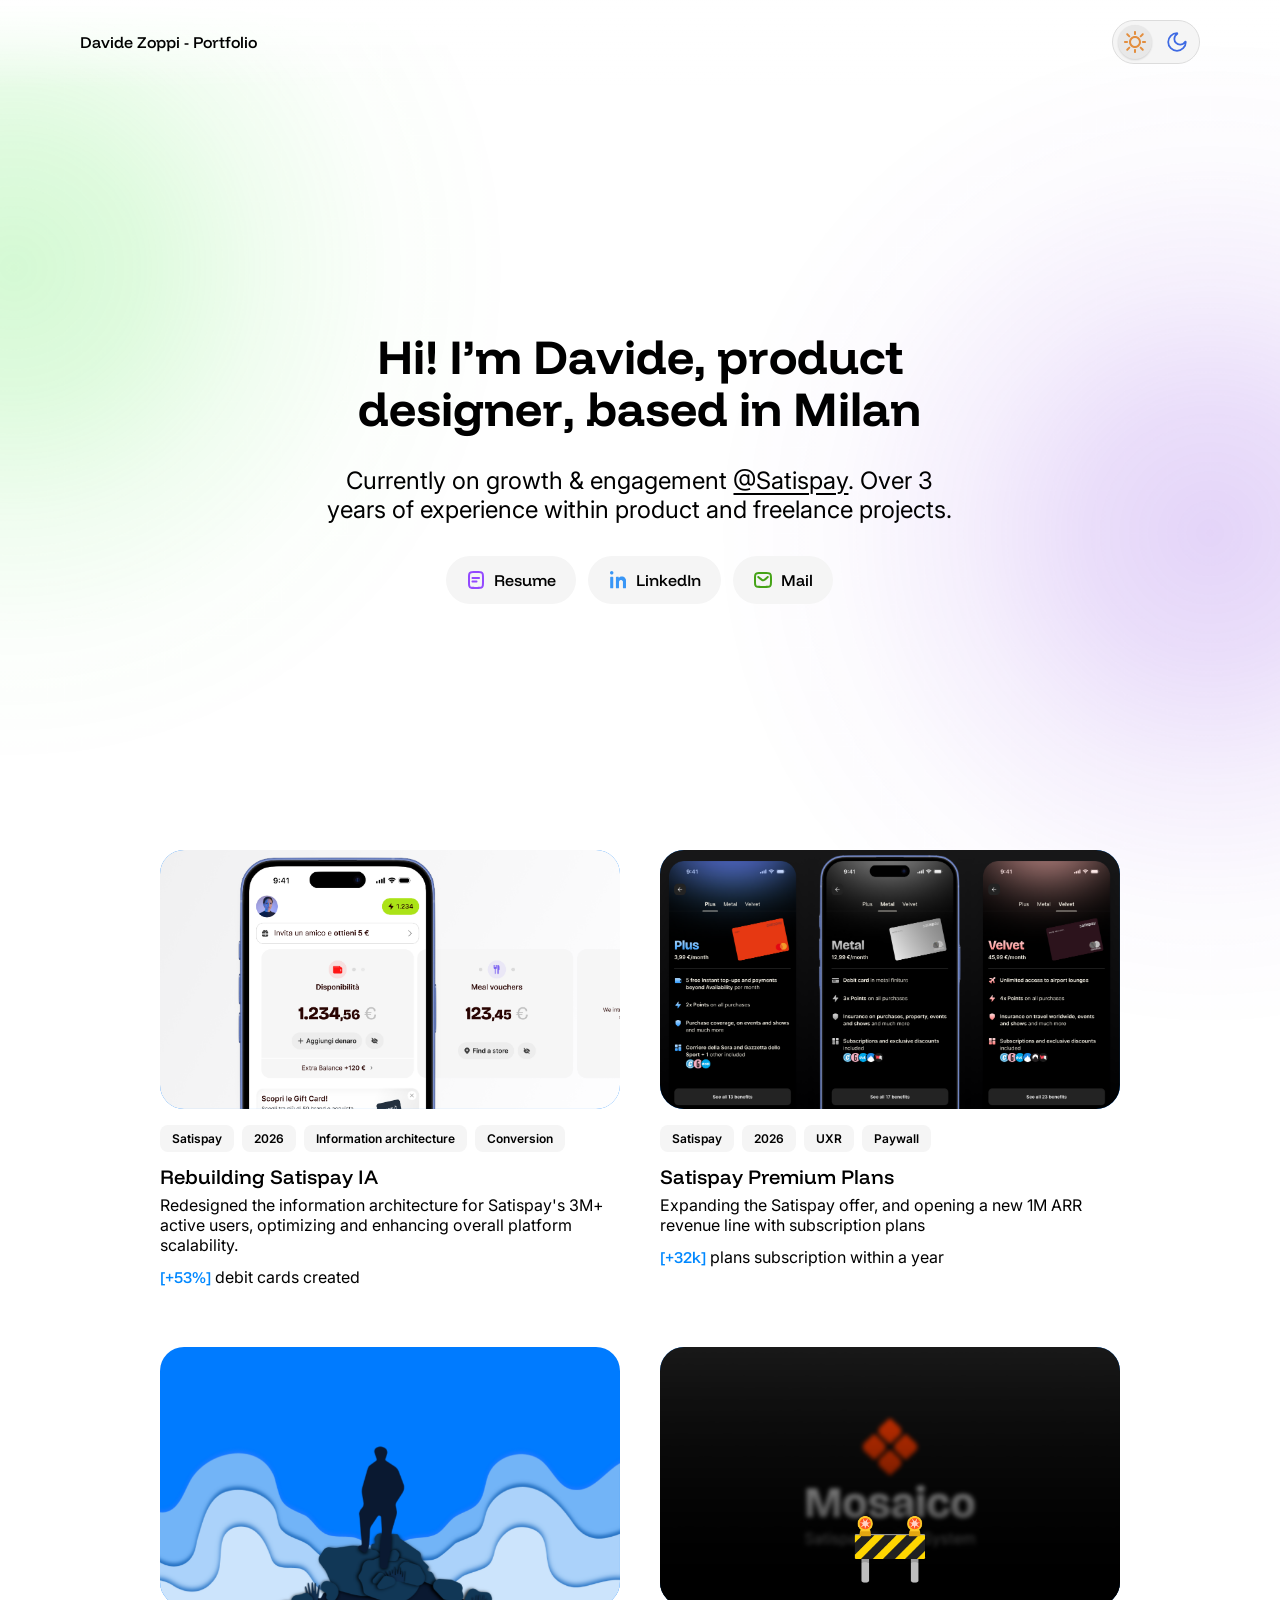
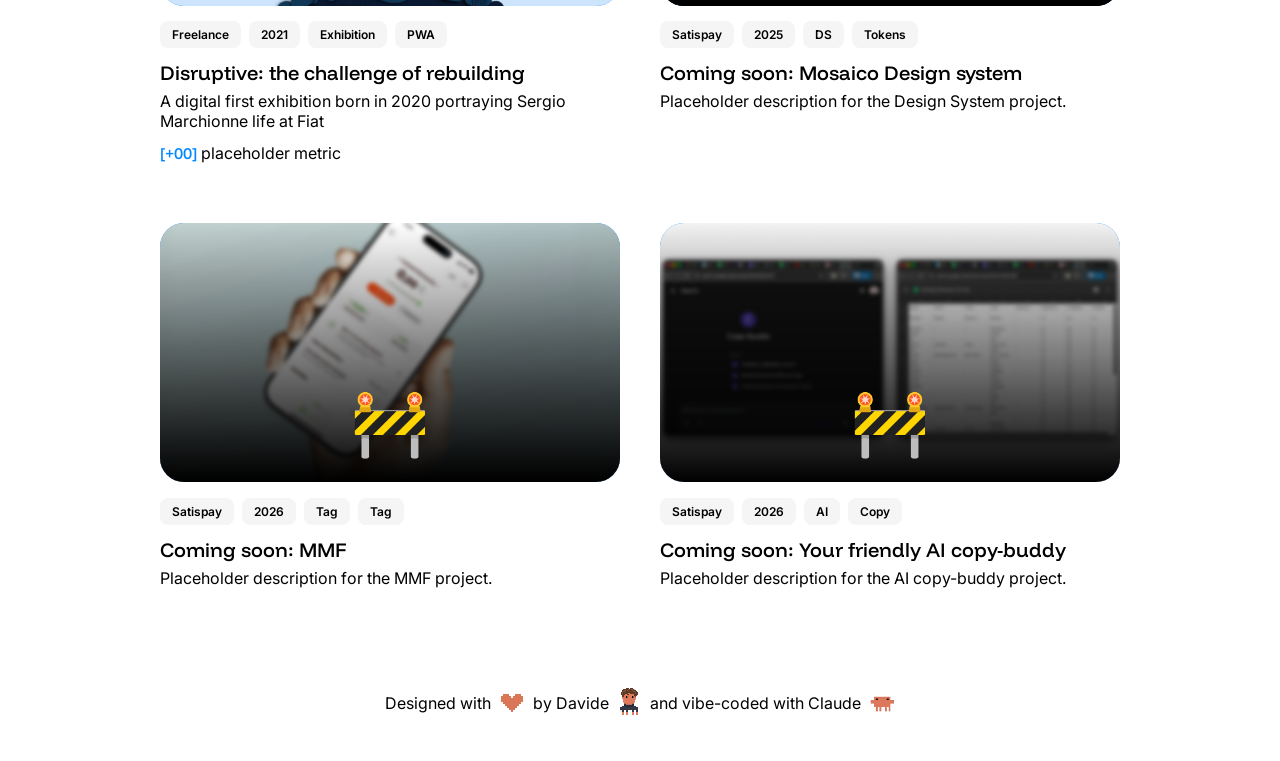
<file: index.html>
<!DOCTYPE html>
<html lang="en">
<head>
    <meta charset="UTF-8">
    <meta name="viewport" content="width=device-width, initial-scale=1.0">
    <title>Davide - Product Designer</title>
    <script>
        (function () {
            var saved = localStorage.getItem('theme');
            var prefersDark = window.matchMedia('(prefers-color-scheme: dark)').matches;
            if (saved === 'dark' || (!saved && prefersDark)) {
                document.documentElement.setAttribute('data-theme', 'dark');
            }
        })();
    </script>
    <script>
        if (!window.matchMedia('(prefers-reduced-motion: reduce)').matches) {
            document.documentElement.classList.add('hero-anim');
        }
    </script>
    <link rel="stylesheet" href="style.css">
    <link rel="preconnect" href="https://fonts.googleapis.com">
    <link rel="preconnect" href="https://fonts.gstatic.com" crossorigin>
    <link href="https://fonts.googleapis.com/css2?family=Funnel+Display:wght@500;600;700&family=IBM+Plex+Mono:wght@700&family=Inter:wght@400;600&display=swap" rel="stylesheet">
</head>
<body>
    <div class="top-fade"></div>
    <div class="hero-glows" aria-hidden="true">
        <span class="hero-glow hero-glow-green"></span>
        <span class="hero-glow hero-glow-purple"></span>
    </div>
    <div class="navbar-title">Davide Zoppi - Portfolio</div>
    <button type="button" class="theme-toggle" id="theme-toggle" role="switch" aria-checked="false" aria-label="Switch to dark mode">
        <span class="theme-toggle-track">
            <span class="theme-toggle-thumb"></span>
            <span class="theme-toggle-icon theme-toggle-icon-sun">
                <img src="./images/sun-shine-20.svg" alt="" />
            </span>
            <span class="theme-toggle-icon theme-toggle-icon-moon">
                <img src="./images/moon-light-20.svg" alt="" />
            </span>
        </span>
    </button>
    <div class="container">
        <div class="content">
            <div class="intro no-reveal" id="hero">
                <div class="text-section">
                    <h1 class="hero-line">Hi! I’m Davide<img src="./images/hero-photo.jpg" alt="Davide" class="hero-photo" />, product designer, based in Milan<span class="hero-emoji" aria-hidden="true">📍</span></h1>
                    <p class="hero-sub">Currently on growth &amp; engagement <span class="hero-nowrap"><a href="https://www.satispay.com" target="_blank" rel="noopener noreferrer" data-chip-label="Satispay" data-chip-icon="./images/Brand Logo.png">@Satispay</a>.</span> Over 3 years of experience within product and freelance projects.</p>
                    <div class="actions">
                        <a class="action-btn resume-btn" href="./files/DavideZoppi-CV.pdf" target="_blank" rel="noopener noreferrer">
                            <img src="./images/paper-document-20.svg" alt="Resume" class="btn-icon" />
                            <span>Resume</span>
                        </a>
                        <a class="action-btn linkedin-btn" href="https://www.linkedin.com/in/davide-zoppi-396462209/" target="_blank" rel="noopener noreferrer">
                            <img src="./images/linked-in-20.svg" alt="LinkedIn" class="btn-icon" />
                            <span>LinkedIn</span>
                        </a>
                        <a class="action-btn mail-btn" href="mailto:zoppi.davide7@gmail.com">
                            <img src="./images/letter-mail-20.svg" alt="Mail" class="btn-icon" />
                            <span>Mail</span>
                        </a>
                    </div>
                </div>
            </div>
            <section class="projects" id="projects">
                <div class="project no-reveal">
                    <a href="project.html" class="project-content" data-chip-label="More" data-chip-icon="./images/add-plus-20.png">
                        <div class="project-image-wrapper">
                            <img class="project-image" src="./images/architecture-cover.png" alt="Rebuilding Satispay app information architecture" />
                        </div>
                        <div class="project-info">
                            <div class="project-tags"><span class="project-tag">Satispay</span><span class="project-tag">2026</span><span class="project-tag">Information architecture</span><span class="project-tag">Conversion</span></div>
                            <div class="project-text">
                                <div class="project-title">Rebuilding Satispay IA</div>
                                <div class="project-desc">Redesigned the information architecture for Satispay's 3M+ active users, optimizing and enhancing overall platform scalability.</div>
                            </div>
                            <div class="project-metric"><strong>[+53%]</strong> debit cards created</div>
                        </div>
                    </a>
                </div>
                <div class="project no-reveal">
                    <a href="plans.html" class="project-content" data-chip-label="More" data-chip-icon="./images/add-plus-20.png">
                        <div class="project-image-wrapper">
                            <img class="project-image" src="./images/Plans_thumbnail.png" alt="Satispay Premium Plans" />
                        </div>
                        <div class="project-info">
                            <div class="project-tags"><span class="project-tag">Satispay</span><span class="project-tag">2026</span><span class="project-tag">UXR</span><span class="project-tag">Paywall</span></div>
                            <div class="project-text">
                                <div class="project-title">Satispay Premium Plans</div>
                                <div class="project-desc">Expanding the Satispay offer, and opening a new 1M ARR revenue line with subscription plans</div>
                            </div>
                            <div class="project-metric"><strong>[+32k]</strong> plans subscription within a year</div>
                        </div>
                    </a>
                </div>
                <div class="project">
                    <a href="disruptive.html" class="project-content" data-chip-label="More" data-chip-icon="./images/add-plus-20.png">
                        <div class="project-image-wrapper">
                            <img class="project-image" src="./images/Disruptive_thumbnail.png" alt="Disruptive: the challenge of rebuilding" />
                        </div>
                        <div class="project-info">
                            <div class="project-tags"><span class="project-tag">Freelance</span><span class="project-tag">2021</span><span class="project-tag">Exhibition</span><span class="project-tag">PWA</span></div>
                            <div class="project-text">
                                <div class="project-title">Disruptive: the challenge of rebuilding</div>
                                <div class="project-desc">A digital first exhibition born in 2020 portraying Sergio Marchionne life at Fiat</div>
                            </div>
                            <div class="project-metric"><strong>[+00]</strong> placeholder metric</div>
                        </div>
                    </a>
                </div>
                            <div class="project">
                    <div class="project-content is-soon">
                        <div class="project-image-wrapper">
                            <img class="project-image" src="./images/DesignSystem_thumbnail.png" alt="Mosaico Design system" />
                        <span class="project-soon-emoji" aria-hidden="true">🚧</span>
                        </div>
                        <div class="project-info">
                            <div class="project-tags"><span class="project-tag">Satispay</span><span class="project-tag">2025</span><span class="project-tag">DS</span><span class="project-tag">Tokens</span></div>
                            <div class="project-text">
                                <div class="project-title">Coming soon: Mosaico Design system</div>
                                <div class="project-desc">Placeholder description for the Design System project.</div>
                            </div>
                        </div>
                    </div>
                </div>
                <div class="project">
                    <div class="project-content is-soon">
                        <div class="project-image-wrapper">
                            <img class="project-image" src="./images/MMF_thumbnail.png" alt="MMF" />
                        <span class="project-soon-emoji" aria-hidden="true">🚧</span>
                        </div>
                        <div class="project-info">
                            <div class="project-tags"><span class="project-tag">Satispay</span><span class="project-tag">2026</span><span class="project-tag">Tag</span><span class="project-tag">Tag</span></div>
                            <div class="project-text">
                                <div class="project-title">Coming soon: MMF</div>
                                <div class="project-desc">Placeholder description for the MMF project.</div>
                            </div>
                        </div>
                    </div>
                </div>
                <div class="project">
                    <div class="project-content is-soon">
                        <div class="project-image-wrapper">
                            <img class="project-image" src="./images/CopyBuddy_thumbnail.png" alt="Your friendly AI copy-buddy" />
                        <span class="project-soon-emoji" aria-hidden="true">🚧</span>
                        </div>
                        <div class="project-info">
                            <div class="project-tags"><span class="project-tag">Satispay</span><span class="project-tag">2026</span><span class="project-tag">AI</span><span class="project-tag">Copy</span></div>
                            <div class="project-text">
                                <div class="project-title">Coming soon: Your friendly AI copy-buddy</div>
                                <div class="project-desc">Placeholder description for the AI copy-buddy project.</div>
                            </div>
                        </div>
                    </div>
                </div>
</section>

            <footer class="site-footer">
                <p>Designed with</p>
                <span class="footer-icon footer-heart"><img src="./images/footer-heart.png" alt="" /></span>
                <p>by Davide</p>
                <span class="footer-icon footer-davide"><img src="./images/footer-davide.png" alt="" /></span>
                <p>and vibe-coded with Claude</p>
                <span class="footer-icon footer-claude"><img src="./images/footer-claude.png" alt="" /></span>
            </footer>
        </div>
    </div>
    <script>
        (function () {
            var root = document.documentElement;
            var toggle = document.getElementById('theme-toggle');

            function sync() {
                var isDark = root.getAttribute('data-theme') === 'dark';
                toggle.setAttribute('aria-checked', String(isDark));
                toggle.setAttribute('aria-label', isDark ? 'Switch to light mode' : 'Switch to dark mode');
            }

            sync();

            toggle.addEventListener('click', function () {
                var isDark = root.getAttribute('data-theme') === 'dark';
                if (isDark) {
                    root.removeAttribute('data-theme');
                    localStorage.setItem('theme', 'light');
                } else {
                    root.setAttribute('data-theme', 'dark');
                    localStorage.setItem('theme', 'dark');
                }
                sync();
            });
        })();
    </script>
    <script src="hero.js"></script>
    <script src="cursor-chip.js"></script>
    <script src="reveal.js"></script>
    <script src="parallax.js"></script>
</body>
</html>
</file>
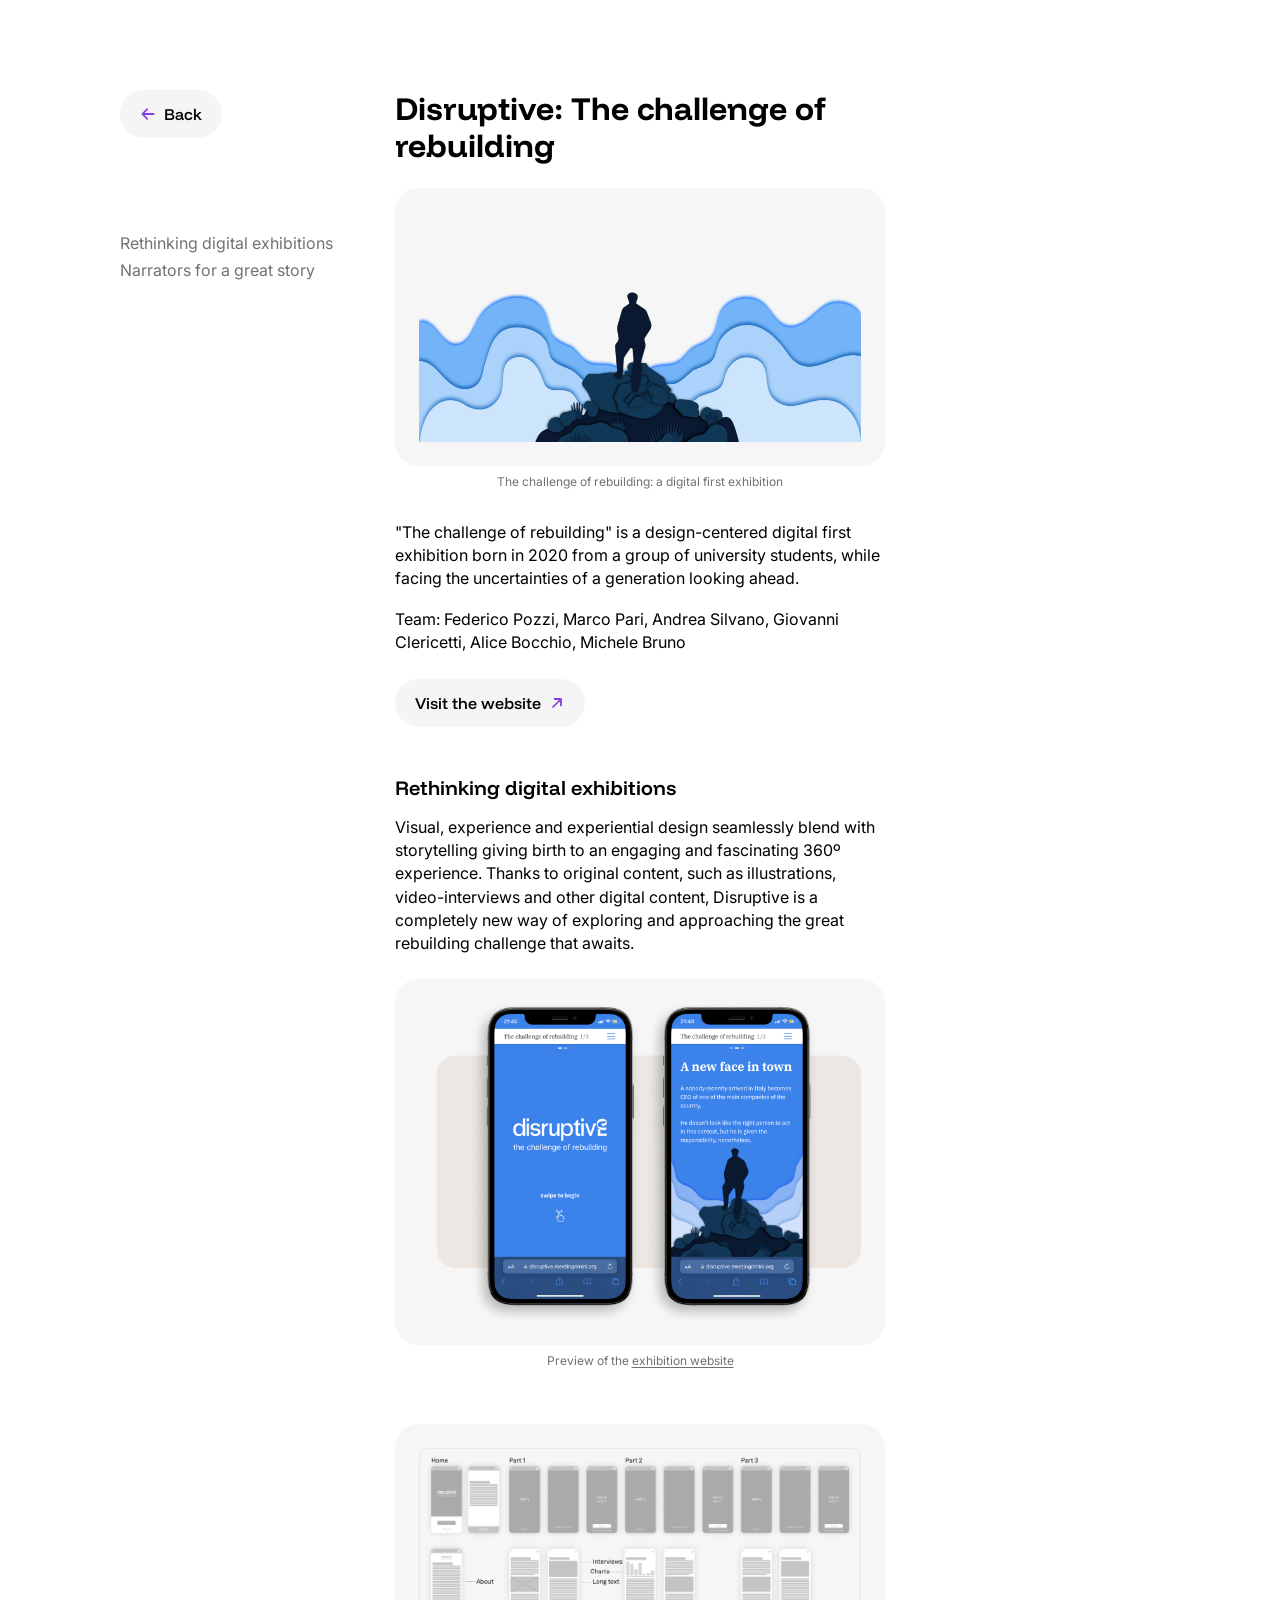
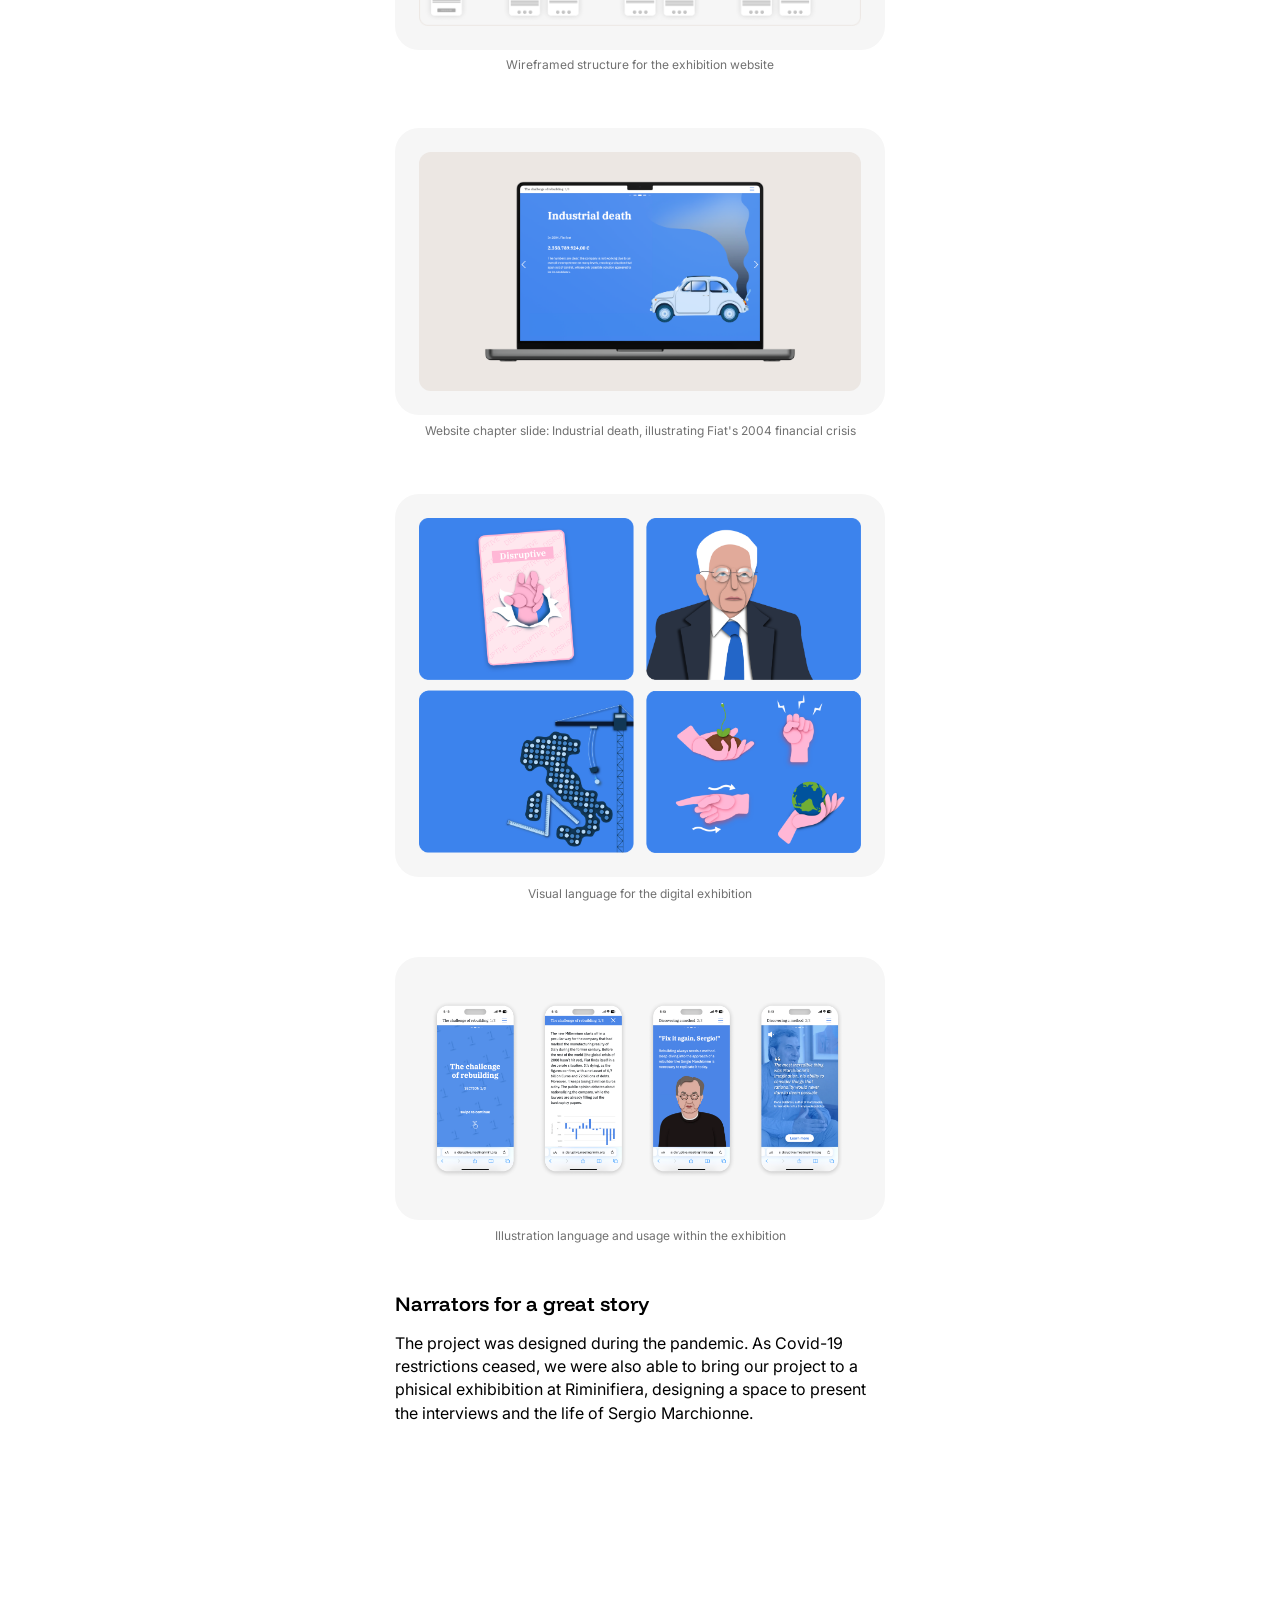
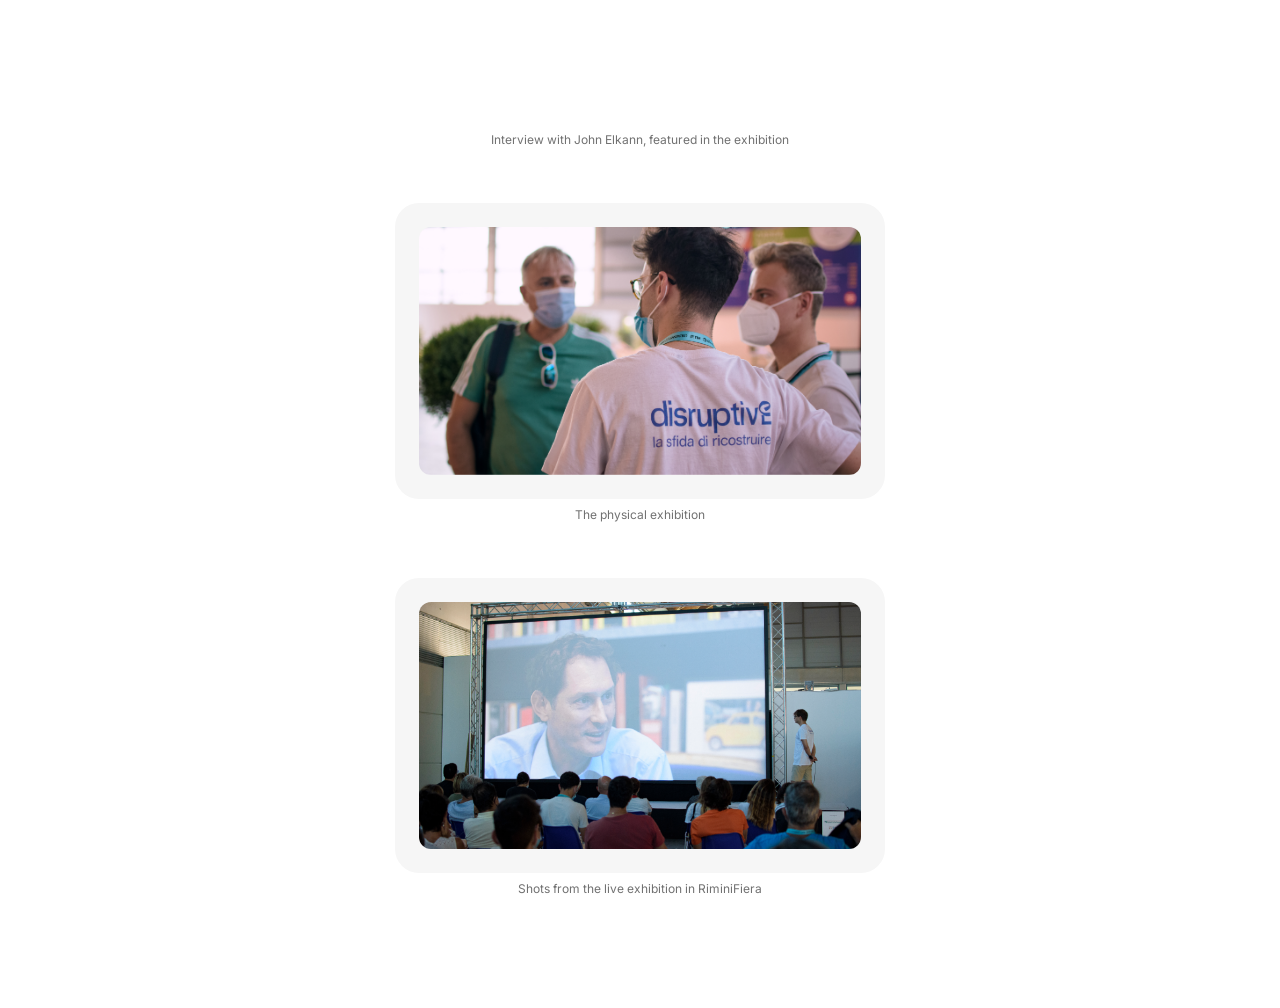
<file: disruptive.html>
<!DOCTYPE html>
<html lang="en">
<head>
    <meta charset="UTF-8">
    <meta name="viewport" content="width=device-width, initial-scale=1.0">
    <title>Disruptive: The challenge of rebuilding</title>
    <script>
        (function () {
            var saved = localStorage.getItem('theme');
            var prefersDark = window.matchMedia('(prefers-color-scheme: dark)').matches;
            if (saved === 'dark' || (!saved && prefersDark)) {
                document.documentElement.setAttribute('data-theme', 'dark');
            }
        })();
    </script>
    <link rel="stylesheet" href="style.css">
    <link rel="preconnect" href="https://fonts.googleapis.com">
    <link rel="preconnect" href="https://fonts.gstatic.com" crossorigin>
    <link href="https://fonts.googleapis.com/css2?family=Funnel+Display:wght@500;600;700&family=IBM+Plex+Mono:wght@700&family=Inter:wght@400;600&display=swap" rel="stylesheet">
</head>
<body>
    <div class="top-fade"></div>
    <div class="container">
        <div class="project-detail">
            <div class="detail-left">
                <a href="index.html" class="action-btn back-btn">
                    <img src="./images/arrow-back-20.svg" class="btn-icon" alt="" />
                    <span>Back</span>
                </a>
                <div class="detail-nav-group">
                    <a class="detail-left-title" href="#summary">Disruptive: The challenge of rebuilding</a>
                    <nav class="detail-nav">
                        <a href="#1">Rethinking digital exhibitions</a>
                        <a href="#2">Narrators for a great story</a>
                        <!-- <a href="#3">Research</a>
                        <a href="#4">Solutions</a>
                        <a href="#5">Impact &amp; outcomes</a>
                        <a href="#6">Reflection and key learnings</a> -->
                    </nav>
                </div>
            </div>
            <div class="detail-right">
                <h2 id="summary" class="detail-title">Disruptive: The challenge of rebuilding</h2>
                <figure class="detail-media">
                    <div class="fluid-image-wrapper media-surface">
                        <img class="fluid-image" src="./images/Disruptive_thumbnail.png" alt="Disruptive: The challenge of rebuilding" />
                    </div>
                    <p class="project-disclaimer">The challenge of rebuilding: a digital first exhibition</p>
                </figure>
                <p class="detail-body" style="margin-bottom: 2px;">"The challenge of rebuilding" is a design-centered digital first exhibition born in 2020 from a group of university students, while facing the uncertainties of a generation looking ahead.</p>
                <p class="detail-body">Team: Federico Pozzi, Marco Pari, Andrea Silvano, Giovanni Clericetti, Alice Bocchio, Michele Bruno</p>
                <div class="detail-body detail-actions">
                    <a href="https://disruptive.meetingrimini.org/en/" class="action-btn site-btn" target="_blank" rel="noopener noreferrer">
                        <span>Visit the website</span>
                        <img src="./images/arrow-up-right-20.svg" class="btn-icon" alt="" />
                    </a>
                </div>
                <h3 id="1" class="detail-subtitle">Rethinking digital exhibitions</h3>
                <p class="detail-body">Visual, experience and experiential design seamlessly blend with storytelling giving birth to an engaging and fascinating 360º experience. Thanks to original content, such as illustrations, video-interviews and other digital content, Disruptive is a completely new way of exploring and approaching the great rebuilding challenge that awaits.</p>
                <figure class="detail-media">
                    <div class="fluid-image-wrapper media-surface">
                        <img class="fluid-image" src="./images/disruptive_2.png" alt="Preview of the exhibition website on two phones" />
                    </div>
                    <p class="project-disclaimer">Preview of the <a href="https://disruptive.meetingrimini.org/en/" target="_blank" rel="noopener noreferrer">exhibition website</a></p>
                </figure>

                <!-- image wireframe -->
                <figure class="detail-media">
                    <div class="fluid-image-wrapper media-surface">
                        <img class="fluid-image" src="./images/disruptive-3.png" alt="digital exhibition architecture" />
                    </div>
                    <p class="project-disclaimer">Wireframed structure for the exhibition website</p>
                </figure>

                <figure class="detail-media">
                    <div class="fluid-image-wrapper media-surface is-photo">
                        <img class="fluid-image" src="./images/disruptive_4.png" alt="Website chapter slide: Industrial death, illustrating Fiat's 2004 financial crisis" />
                    </div>
                    <p class="project-disclaimer">Website chapter slide: Industrial death, illustrating Fiat's 2004 financial crisis</p>
                </figure>

                <figure class="detail-media">
                    <div class="fluid-image-wrapper media-surface">
                        <img class="fluid-image" src="./images/disruptive-6.png" alt="Visual language for the digital exhibition" />
                    </div>
                    <p class="project-disclaimer">Visual language for the digital exhibition</p>
                </figure>

                <figure class="detail-media">
                    <div class="fluid-image-wrapper media-surface">
                        <img class="fluid-image" src="./images/disruptive_5.png" alt="Mobile view of the website's storytelling chapters, featuring a Sergio Marchionne portrait and quote" />
                    </div>
                    <p class="project-disclaimer">Illustration language and usage within the exhibition</p>
                </figure>

                <h3 id="2" class="detail-subtitle">Narrators for a great story</h3>
                <p class="detail-body">The project was designed during the pandemic. As Covid-19 restrictions ceased, we were also able to bring our project to a phisical exhibibition at Riminifiera, designing a space to present the interviews and the life of Sergio Marchionne.</p>

                <figure class="detail-media">
                    <div class="video-wrapper">
                        <iframe src="https://www.youtube.com/embed/VSNttCMVKhg?si=aKlhfZ4Y2-HPG0ot" title="YouTube video player" allow="accelerometer; autoplay; clipboard-write; encrypted-media; gyroscope; picture-in-picture; web-share" referrerpolicy="strict-origin-when-cross-origin" allowfullscreen></iframe>
                    </div>
                    <p class="project-disclaimer">Interview with John Elkann, featured in the exhibition</p>
                </figure>

                <figure class="detail-media">
                    <div class="fluid-image-wrapper media-surface is-photo">
                        <img class="fluid-image" src="./images/disruptive_6.png" alt="Physical exhibition" />
                    </div>
                    <p class="project-disclaimer">The physical exhibition</p>
                </figure>

                <figure class="detail-media">
                    <div class="fluid-image-wrapper media-surface is-photo">
                        <img class="fluid-image" src="./images/disruptive_7.png" alt="Physical exhibition" />
                    </div>
                    <p class="project-disclaimer">Shots from the live exhibition in RiminiFiera</p>
                </figure>
            </div>
        </div>
    </div>
    <script>
        // Sidebar title reveal
        const detailTitle = document.querySelector('.detail-title');
        const sidebarTitle = document.querySelector('.detail-left-title');

        if (detailTitle && sidebarTitle) {
            const observer = new IntersectionObserver(
                ([entry]) => sidebarTitle.classList.toggle('visible', !entry.isIntersecting),
                { threshold: 0, rootMargin: '-20px 0px 0px 0px' }
            );
            observer.observe(detailTitle);
        }

        // Scroll-spy for nav links
        const navLinks = document.querySelectorAll('.detail-nav a');
        const sectionIds = Array.from(navLinks).map(l => l.getAttribute('href').slice(1));
        const sections = sectionIds.map(id => document.getElementById(id)).filter(Boolean);

        function updateActiveNav() {
            let current = null;
            sections.forEach(section => {
                if (section.getBoundingClientRect().top <= 160) current = section.id;
            });
            navLinks.forEach(link => {
                link.classList.toggle('active', link.getAttribute('href') === `#${current}`);
            });
        }

        window.addEventListener('scroll', updateActiveNav, { passive: true });
        updateActiveNav();
    </script>
    <script src="reveal.js"></script>
    <script src="count-up.js"></script>
    <script src="parallax.js"></script>
</body>
</html>
</file>
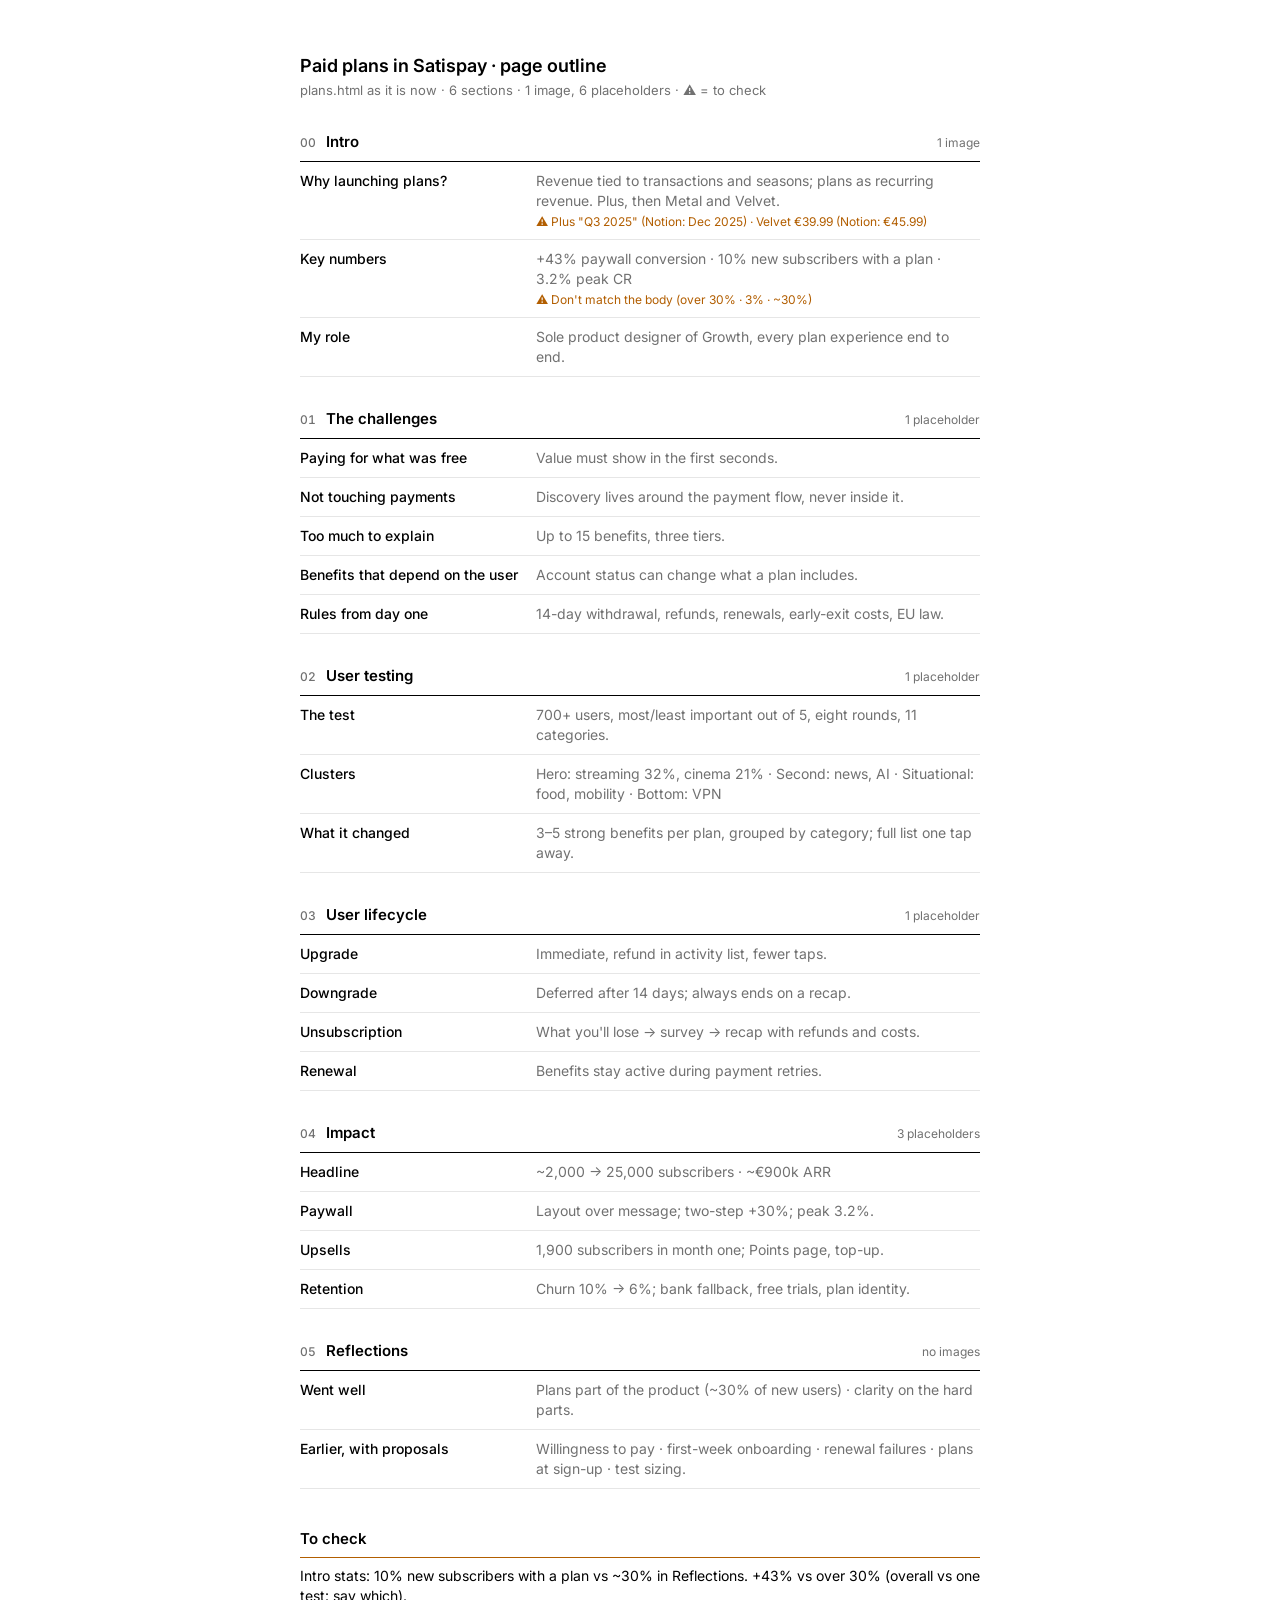
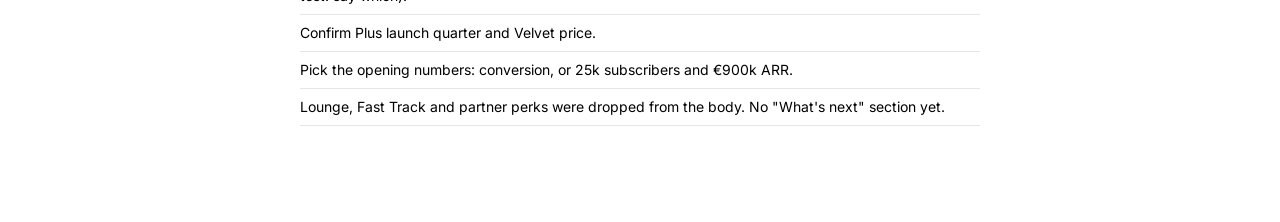
<file: plans-index.html>
<!DOCTYPE html>
<html lang="en">
<head>
<meta charset="UTF-8">
<meta name="viewport" content="width=device-width, initial-scale=1.0">
<title>Plans page index – review</title>
<link href="https://fonts.googleapis.com/css2?family=Inter:wght@400;500;600&display=swap" rel="stylesheet">
<!-- Review aid only: outline of plans.html content (27 Nov 2026). Not linked from the site. -->
<style>
  :root { --bg:#fff; --text:#000; --muted:#717171; --border:#E6E6E6; --warn:#B25E00; }
  @media (prefers-color-scheme: dark) { :root { --bg:#0d0d0d; --text:#f5f5f5; --muted:#a0a0a0; --border:#2a2a2a; --warn:#FFB35C; } }
  * { box-sizing:border-box; margin:0; padding:0; }
  body { font-family:'Inter',sans-serif; background:var(--bg); color:var(--text); font-size:14px; line-height:20px; padding:56px 16px 96px; }
  .wrap { max-width:680px; margin:0 auto; }
  h1 { font-size:18px; font-weight:600; }
  .sub { color:var(--muted); font-size:13px; margin-top:4px; }
  section { margin-top:32px; }
  h2 { display:flex; gap:10px; align-items:baseline; font-size:15px; font-weight:600; padding-bottom:8px; border-bottom:1px solid var(--text); }
  h2 .n { color:var(--muted); font-size:12px; font-weight:500; font-variant-numeric:tabular-nums; }
  h2 .imgs { margin-left:auto; color:var(--muted); font-size:12px; font-weight:400; }
  .row { display:grid; grid-template-columns:220px 1fr; gap:16px; padding:9px 0; border-bottom:1px solid var(--border); }
  .row b { font-weight:500; }
  .row p { color:var(--muted); }
  .warn { display:block; color:var(--warn); font-size:12px; line-height:16px; margin-top:3px; }
  .warn::before { content:"⚠ "; }
  .notes { margin-top:40px; }
  .notes h2 { border-color:var(--warn); }
  .notes li { list-style:none; padding:8px 0; border-bottom:1px solid var(--border); }
  @media (max-width:560px) { .row { grid-template-columns:1fr; gap:2px; } }
</style>
</head>
<body>
<div class="wrap">
  <h1>Paid plans in Satispay · page outline</h1>
  <p class="sub">plans.html as it is now · 6 sections · 1 image, 6 placeholders · ⚠ = to check</p>

  <section>
    <h2><span class="n">00</span>Intro<span class="imgs">1 image</span></h2>
    <div class="row"><b>Why launching plans?</b><p>Revenue tied to transactions and seasons; plans as recurring revenue. Plus, then Metal and Velvet.<span class="warn">Plus "Q3 2025" (Notion: Dec 2025) · Velvet €39.99 (Notion: €45.99)</span></p></div>
    <div class="row"><b>Key numbers</b><p>+43% paywall conversion · 10% new subscribers with a plan · 3.2% peak CR<span class="warn">Don't match the body (over 30% · 3% · ~30%)</span></p></div>
    <div class="row"><b>My role</b><p>Sole product designer of Growth, every plan experience end to end.</p></div>
  </section>

  <section>
    <h2><span class="n">01</span>The challenges<span class="imgs">1 placeholder</span></h2>
    <div class="row"><b>Paying for what was free</b><p>Value must show in the first seconds.</p></div>
    <div class="row"><b>Not touching payments</b><p>Discovery lives around the payment flow, never inside it.</p></div>
    <div class="row"><b>Too much to explain</b><p>Up to 15 benefits, three tiers.</p></div>
    <div class="row"><b>Benefits that depend on the user</b><p>Account status can change what a plan includes.</p></div>
    <div class="row"><b>Rules from day one</b><p>14-day withdrawal, refunds, renewals, early-exit costs, EU law.</p></div>
  </section>

  <section>
    <h2><span class="n">02</span>User testing<span class="imgs">1 placeholder</span></h2>
    <div class="row"><b>The test</b><p>700+ users, most/least important out of 5, eight rounds, 11 categories.</p></div>
    <div class="row"><b>Clusters</b><p>Hero: streaming 32%, cinema 21% · Second: news, AI · Situational: food, mobility · Bottom: VPN</p></div>
    <div class="row"><b>What it changed</b><p>3–5 strong benefits per plan, grouped by category; full list one tap away.</p></div>
  </section>

  <section>
    <h2><span class="n">03</span>User lifecycle<span class="imgs">1 placeholder</span></h2>
    <div class="row"><b>Upgrade</b><p>Immediate, refund in activity list, fewer taps.</p></div>
    <div class="row"><b>Downgrade</b><p>Deferred after 14 days; always ends on a recap.</p></div>
    <div class="row"><b>Unsubscription</b><p>What you'll lose → survey → recap with refunds and costs.</p></div>
    <div class="row"><b>Renewal</b><p>Benefits stay active during payment retries.</p></div>
  </section>

  <section>
    <h2><span class="n">04</span>Impact<span class="imgs">3 placeholders</span></h2>
    <div class="row"><b>Headline</b><p>~2,000 → 25,000 subscribers · ~€900k ARR</p></div>
    <div class="row"><b>Paywall</b><p>Layout over message; two-step +30%; peak 3.2%.</p></div>
    <div class="row"><b>Upsells</b><p>1,900 subscribers in month one; Points page, top-up.</p></div>
    <div class="row"><b>Retention</b><p>Churn 10% → 6%; bank fallback, free trials, plan identity.</p></div>
  </section>

  <section>
    <h2><span class="n">05</span>Reflections<span class="imgs">no images</span></h2>
    <div class="row"><b>Went well</b><p>Plans part of the product (~30% of new users) · clarity on the hard parts.</p></div>
    <div class="row"><b>Earlier, with proposals</b><p>Willingness to pay · first-week onboarding · renewal failures · plans at sign-up · test sizing.</p></div>
  </section>

  <div class="notes">
    <h2>To check</h2>
    <ul>
      <li>Intro stats: 10% new subscribers with a plan vs ~30% in Reflections. +43% vs over 30% (overall vs one test: say which).</li>
      <li>Confirm Plus launch quarter and Velvet price.</li>
      <li>Pick the opening numbers: conversion, or 25k subscribers and €900k ARR.</li>
      <li>Lounge, Fast Track and partner perks were dropped from the body. No "What's next" section yet.</li>
    </ul>
  </div>
</div>
</body>
</html>
</file>
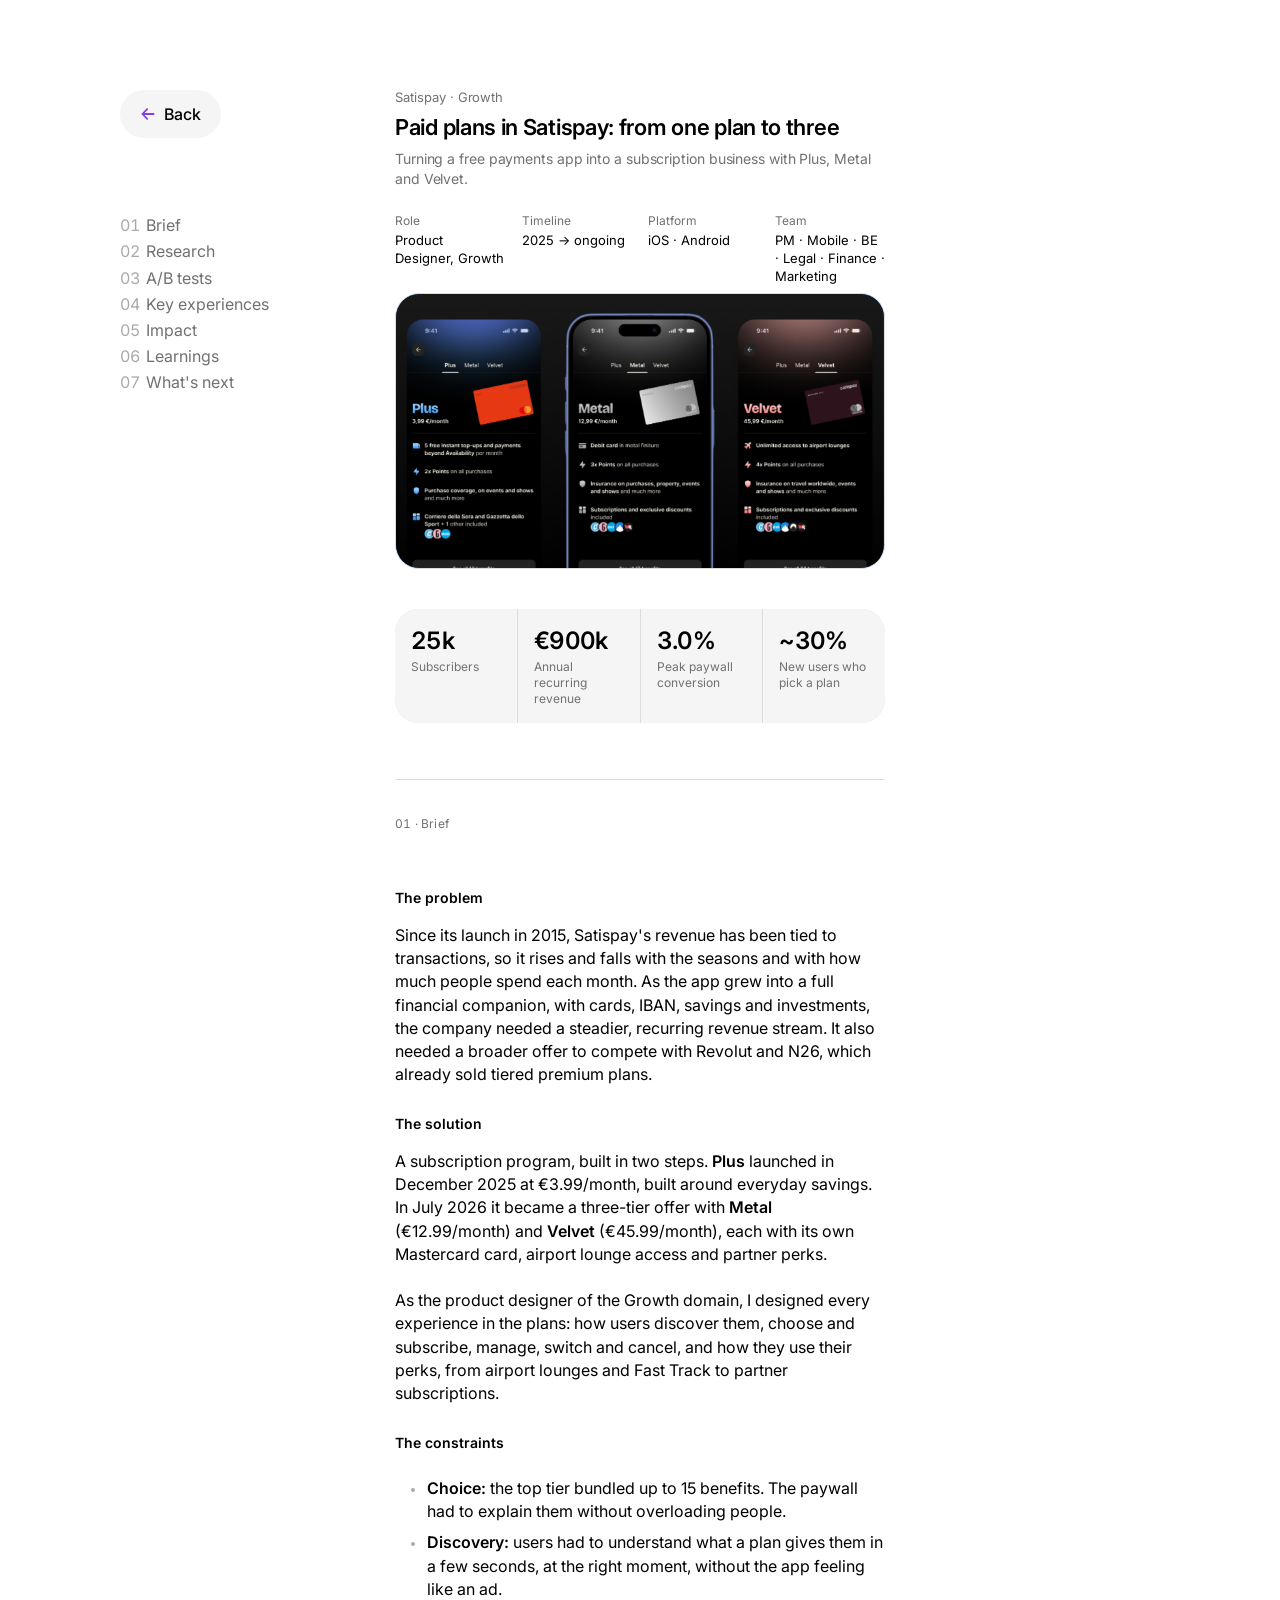
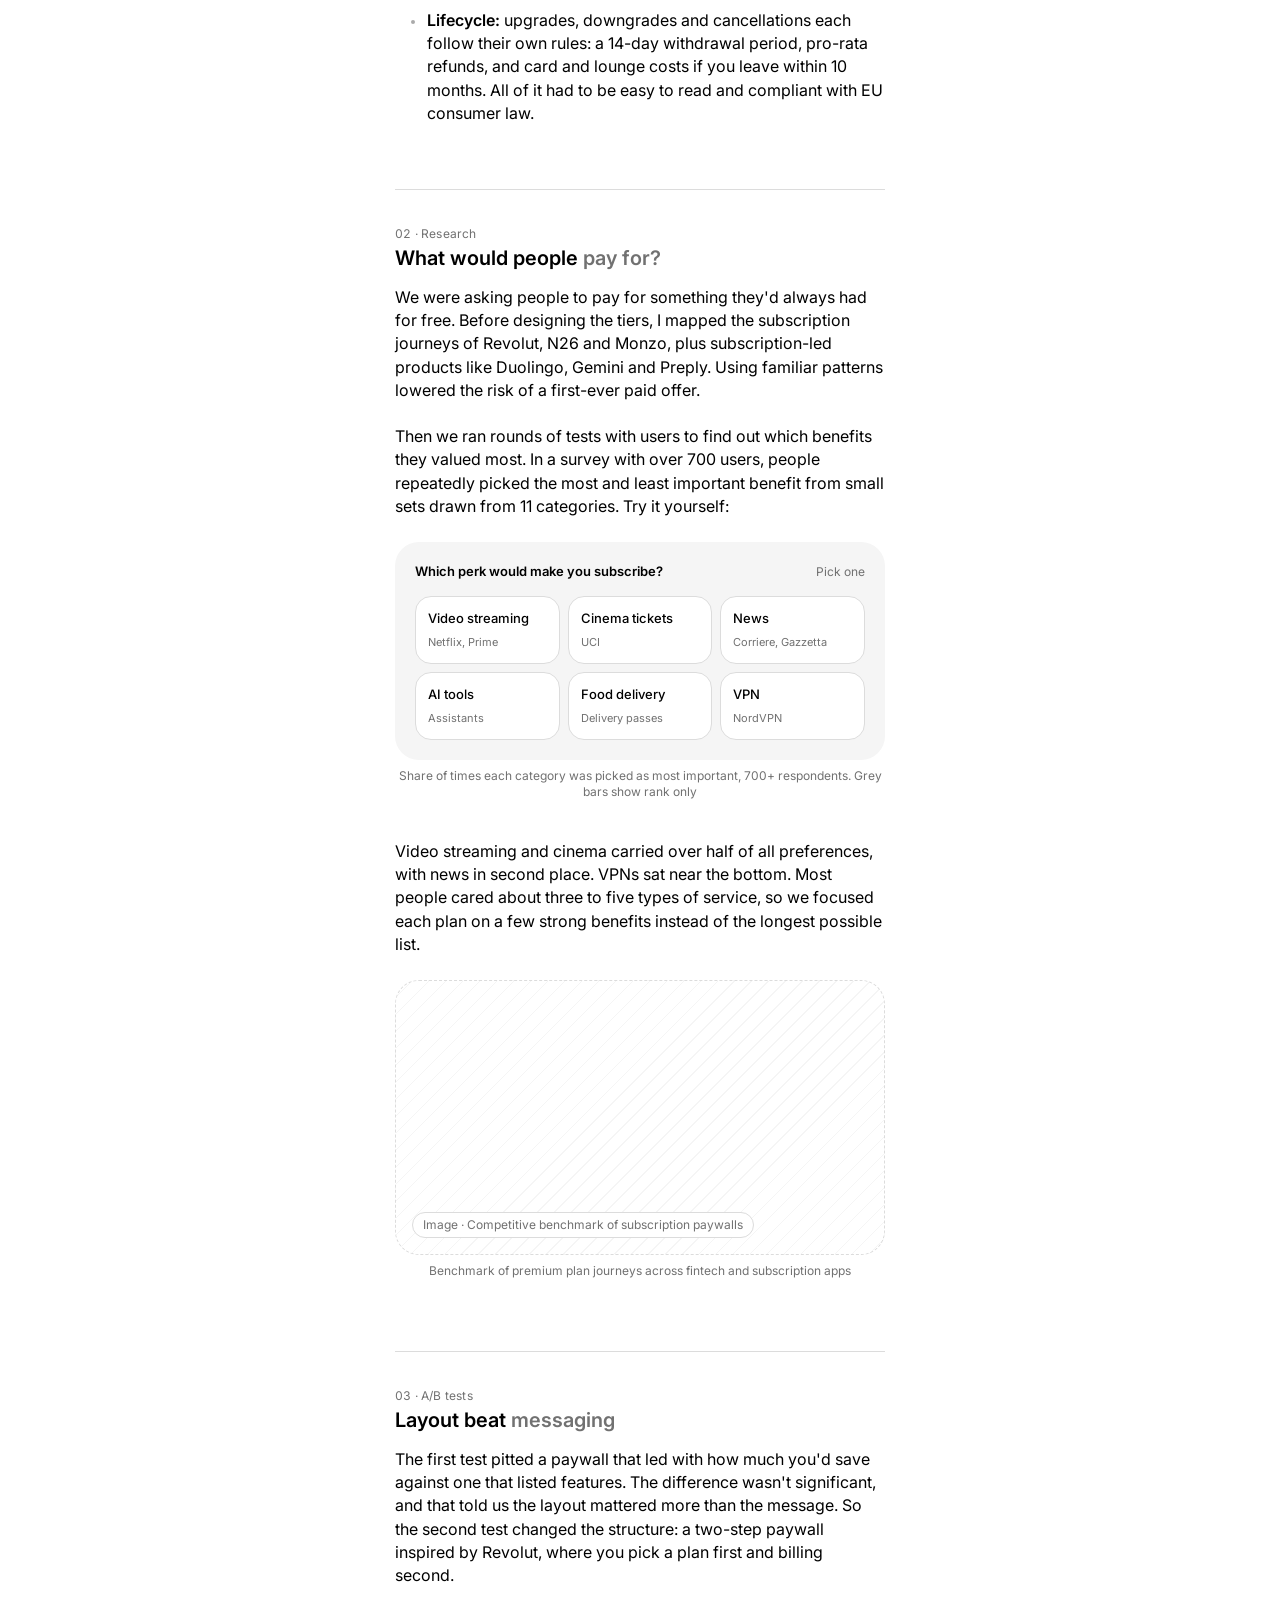
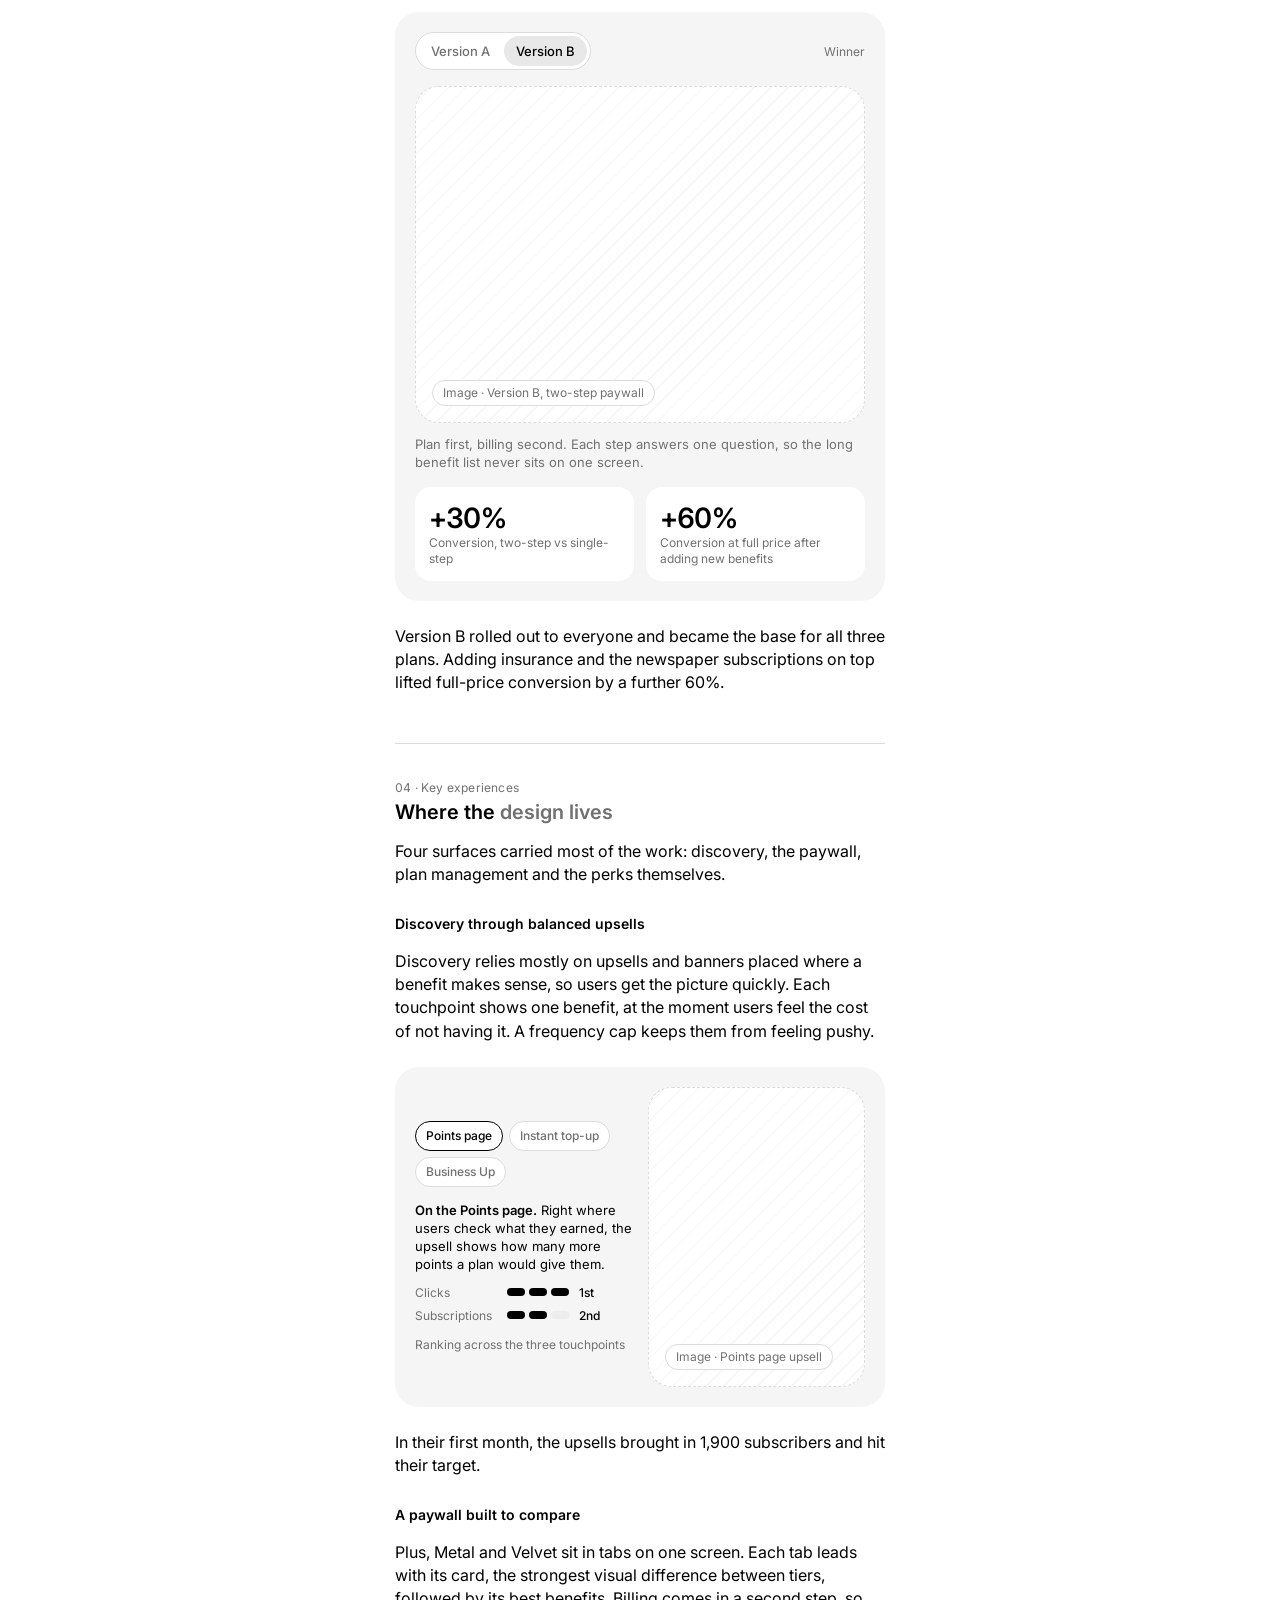
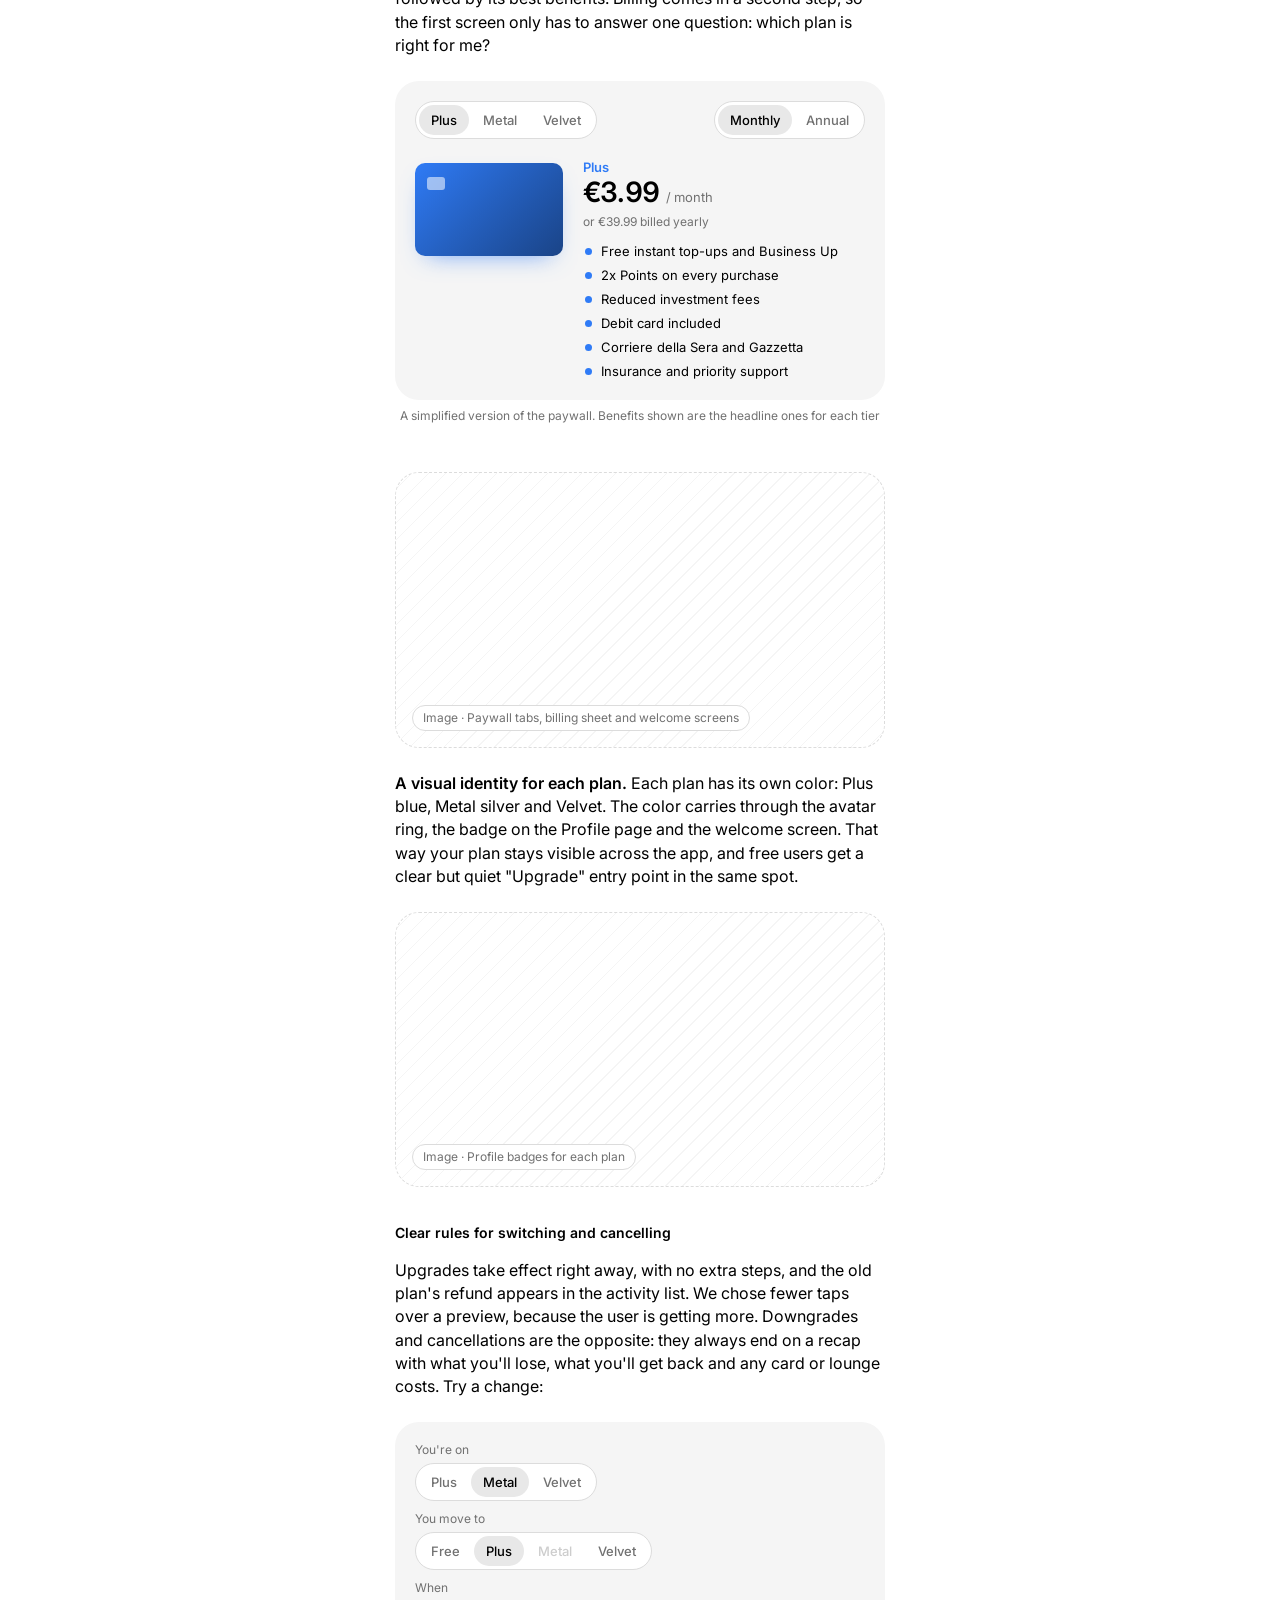
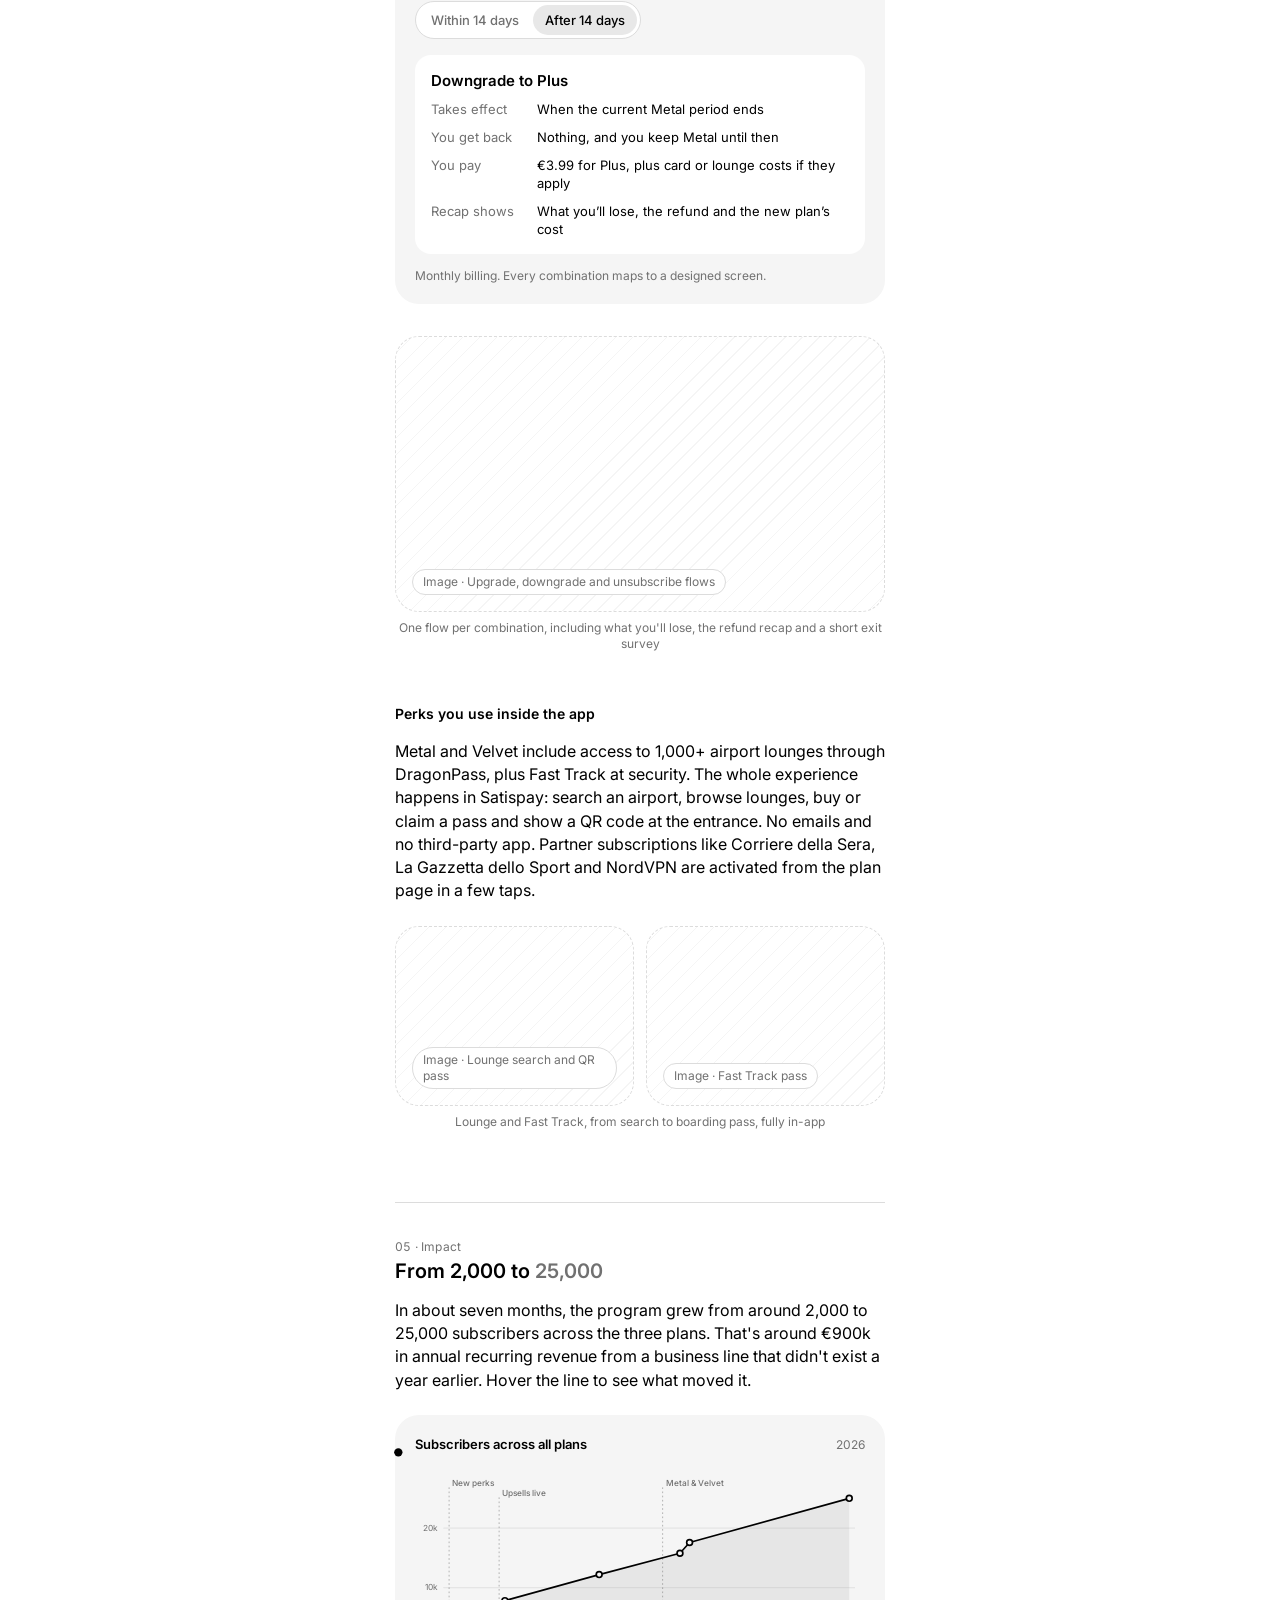
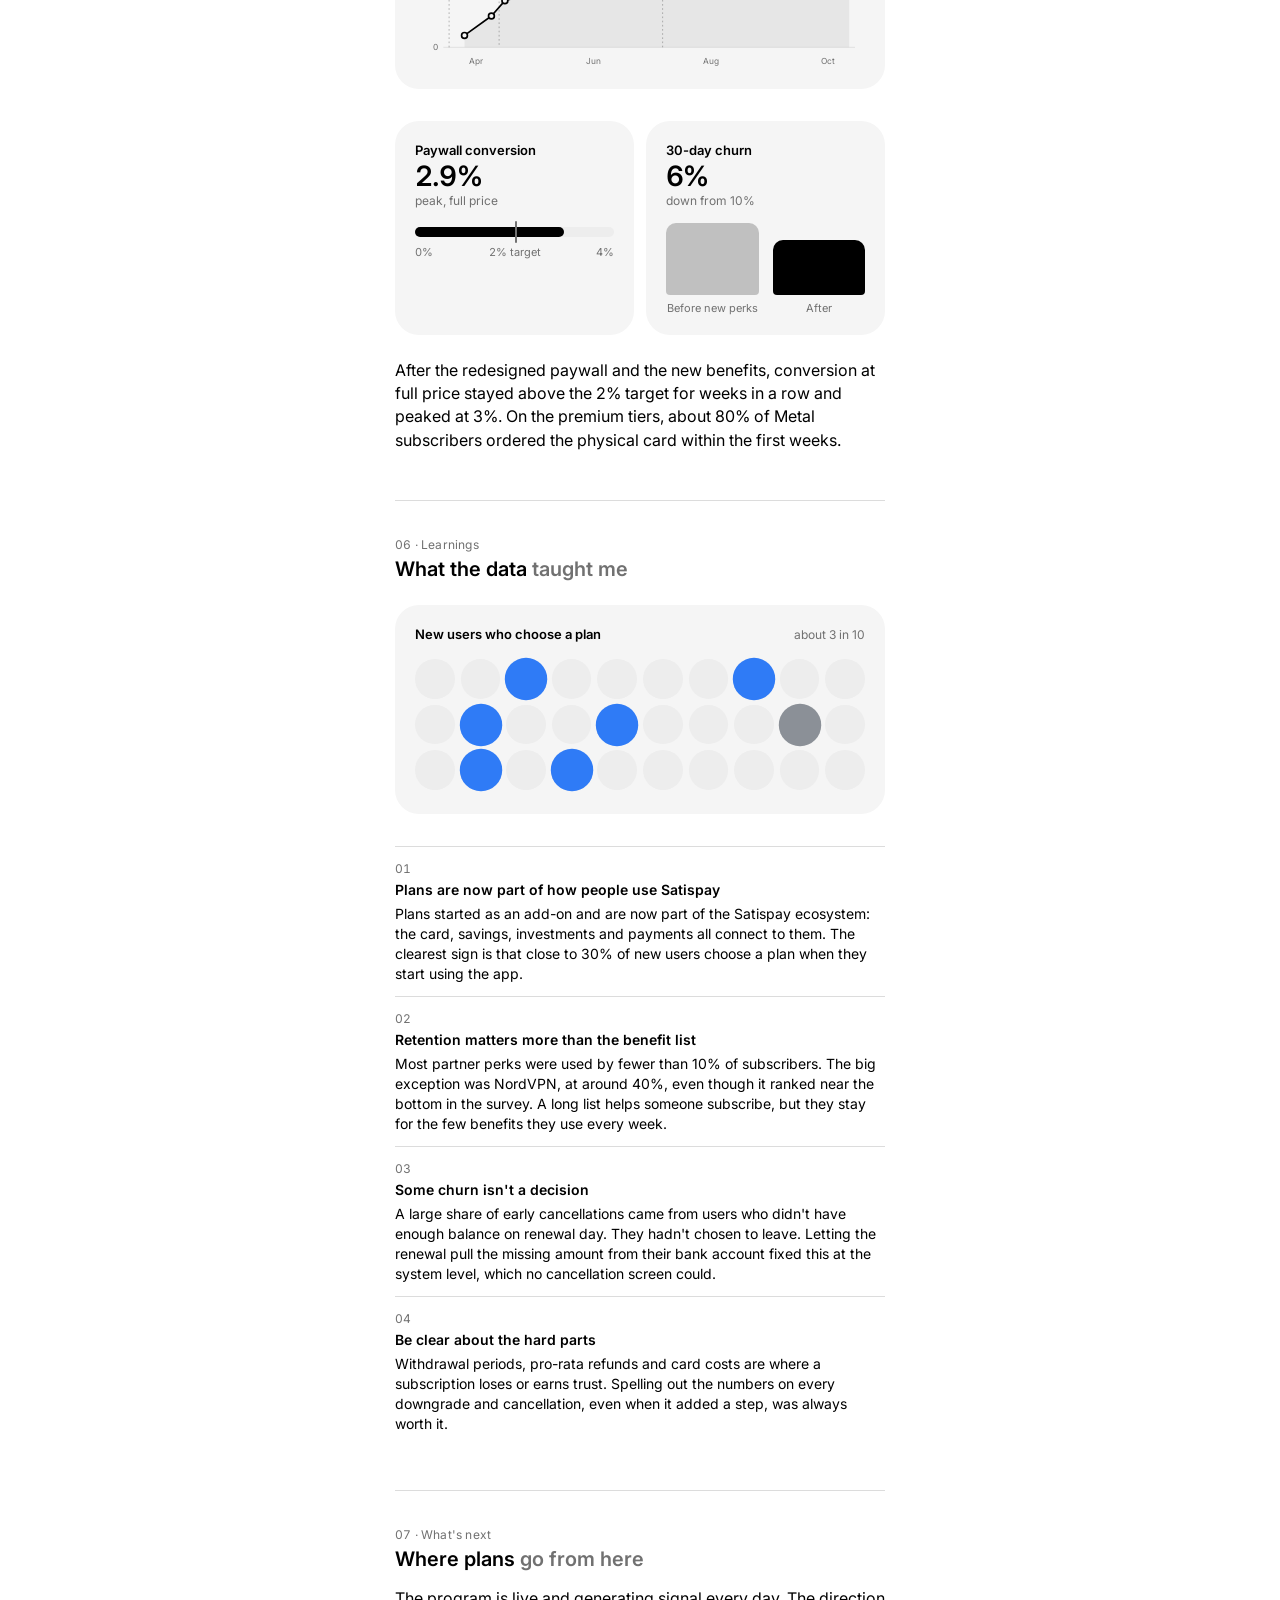
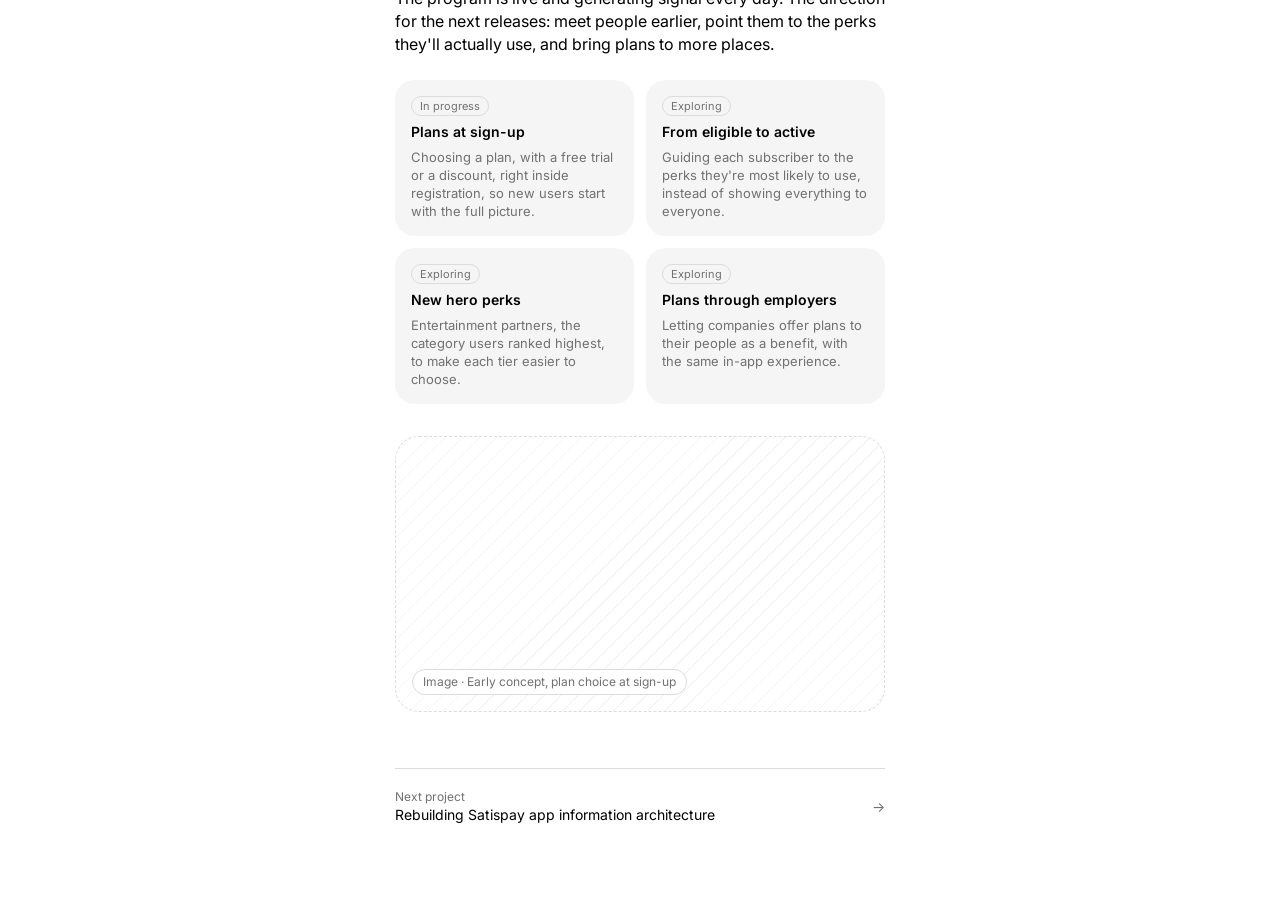
<file: plans-v2.html>
<!DOCTYPE html>
<html lang="en">
<head>
    <meta charset="UTF-8">
    <meta name="viewport" content="width=device-width, initial-scale=1.0">
    <title>Paid plans in Satispay – Davide Zoppi</title>
    <meta name="description" content="Case study: designing Satispay's paid plans, from one premium plan to three. Product Designer, Davide Zoppi.">
    <script>
        (function () {
            var saved = localStorage.getItem('theme');
            var prefersDark = window.matchMedia('(prefers-color-scheme: dark)').matches;
            if (saved === 'dark' || (!saved && prefersDark)) {
                document.documentElement.setAttribute('data-theme', 'dark');
            }
        })();
    </script>
    <link rel="stylesheet" href="style.css">
    <link rel="preconnect" href="https://fonts.googleapis.com">
    <link rel="preconnect" href="https://fonts.gstatic.com" crossorigin>
    <link href="https://fonts.googleapis.com/css2?family=Inter:wght@400;500;600&display=swap" rel="stylesheet">
    <!--
        DRAFT v2 — structure after emanuelececcherini.com/bnpl, layout after benji.org.
        Builds on plans.html. Image slots are .ph placeholders: each label says what to export
        and from which Figma section of "👑 Plans".
        All numbers are internal Satispay metrics [VERIFY + confirm they can be shared].
    -->
    <style>
        :root {
            --plus: #2F7BF6;
            --metal: #8B9097;
            --velvet: #7A2233;
            --accent: var(--plus);
            --track: #EDEDED;
        }
        :root[data-theme="dark"] {
            --plus: #5A9BFF;
            --metal: #B4B8BE;
            --velvet: #C2566A;
            --track: #262626;
        }

        /* ---------- Header ---------- */
        .eyebrow {
            color: var(--text-secondary);
            font-size: 13px;
            line-height: 1.2;
            letter-spacing: -0.04px;
            margin: 0 0 8px;
        }
        .case-title {
            font-size: 22px;
            font-weight: 600;
            line-height: 1.25;
            letter-spacing: -0.3px;
            color: var(--text-primary);
            text-wrap: balance;
            margin: 0;
        }
        .case-lede {
            color: var(--text-secondary);
            font-size: 14px;
            line-height: 20px;
            letter-spacing: -0.09px;
            padding-top: 8px;
        }
        .meta {
            display: grid;
            grid-template-columns: repeat(4, minmax(0, 1fr));
            gap: 16px;
            padding: 24px 0 0;
        }
        .meta dt {
            color: var(--text-secondary);
            font-size: 12px;
            line-height: 16px;
        }
        .meta dd {
            color: var(--text-primary);
            font-size: 13px;
            line-height: 18px;
            margin-top: 2px;
        }

        hr.rule {
            border: 0;
            border-top: 1px solid var(--border);
            margin: 48px 0 0;
        }
        .section-label {
            color: var(--text-secondary);
            font-size: 12px;
            line-height: 16px;
            letter-spacing: 0.2px;
            padding-top: 36px;
            font-variant-numeric: tabular-nums;
        }
        .section-label + .detail-subtitle { padding-top: 4px; }
        .detail-subtitle em, .case-title em {
            font-style: normal;
            color: var(--text-secondary);
        }
        h4.minor {
            font-size: 14px;
            font-weight: 600;
            line-height: 20px;
            color: var(--text-primary);
            padding-top: 28px;
        }

        /* ---------- Image placeholders ---------- */
        .ph {
            width: 100%;
            aspect-ratio: 16 / 9;
            border-radius: 24px;
            border: 1px dashed var(--border);
            background:
                repeating-linear-gradient(135deg, transparent 0 11px, var(--surface) 11px 12px),
                var(--bg);
            display: flex;
            align-items: flex-end;
            justify-content: flex-start;
            padding: 16px;
            margin: 24px 0 8px;
        }
        .ph.tall { aspect-ratio: 4 / 3; }
        .ph.square { aspect-ratio: 1 / 1; margin: 0; }
        .ph span {
            font-size: 12px;
            line-height: 16px;
            color: var(--text-secondary);
            background: var(--bg);
            border: 1px solid var(--border);
            border-radius: 100px;
            padding: 4px 10px;
        }
        .caption {
            color: var(--text-secondary);
            font-size: 12px;
            line-height: 16px;
            text-align: center;
            margin: 0 0 24px;
        }
        .ph-pair {
            display: grid;
            grid-template-columns: 1fr 1fr;
            gap: 12px;
            margin: 24px 0 8px;
        }

        /* ---------- Data cards ---------- */
        .card {
            background: var(--surface);
            border-radius: 24px;
            padding: 20px;
            margin: 24px 0 8px;
        }
        .card-head {
            display: flex;
            justify-content: space-between;
            align-items: baseline;
            gap: 12px;
            margin-bottom: 16px;
        }
        .card-title {
            font-size: 13px;
            font-weight: 600;
            color: var(--text-primary);
            line-height: 18px;
        }
        .card-note {
            font-size: 12px;
            color: var(--text-secondary);
            line-height: 16px;
        }
        .hint {
            font-size: 12px;
            line-height: 16px;
            color: var(--text-secondary);
            margin-top: 14px;
        }

        /* KPI strip */
        .kpis {
            display: grid;
            grid-template-columns: repeat(4, minmax(0, 1fr));
            gap: 1px;
            background: var(--border);
            border-radius: 24px;
            overflow: hidden;
            margin: 32px 0 8px;
        }
        .kpi {
            background: var(--surface);
            padding: 18px 16px 16px;
        }
        .kpi-value {
            font-size: 24px;
            font-weight: 600;
            letter-spacing: -0.6px;
            line-height: 28px;
            color: var(--text-primary);
            font-variant-numeric: tabular-nums;
            white-space: nowrap;
        }
        .kpi-label {
            font-size: 12px;
            line-height: 16px;
            color: var(--text-secondary);
            margin-top: 4px;
        }

        /* Segmented controls */
        .seg {
            display: inline-flex;
            background: var(--bg);
            border: 1px solid var(--border);
            border-radius: 100px;
            padding: 3px;
            gap: 2px;
        }
        .seg button {
            font: 500 13px/18px 'Inter', sans-serif;
            color: var(--text-secondary);
            background: transparent;
            border: 0;
            border-radius: 100px;
            padding: 6px 12px;
            cursor: pointer;
            transition: background-color 0.2s ease, color 0.2s ease;
        }
        .seg button[aria-pressed="true"] {
            background: var(--surface-hover);
            color: var(--text-primary);
        }
        .seg button:focus-visible, .chip:focus-visible, .perk:focus-visible {
            outline: 2px solid var(--accent);
            outline-offset: 2px;
        }

        /* Perk game */
        .perk-grid {
            display: grid;
            grid-template-columns: repeat(3, minmax(0, 1fr));
            gap: 8px;
        }
        .perk {
            font: 500 13px/18px 'Inter', sans-serif;
            text-align: left;
            color: var(--text-primary);
            background: var(--bg);
            border: 1px solid var(--border);
            border-radius: 16px;
            padding: 12px;
            cursor: pointer;
            min-height: 64px;
            display: flex;
            flex-direction: column;
            justify-content: space-between;
            gap: 6px;
            transition: border-color 0.2s ease, transform 0.2s ease, opacity 0.3s ease;
        }
        .perk:hover { transform: translateY(-1px); }
        .perk small {
            font-weight: 400;
            font-size: 11px;
            color: var(--text-secondary);
        }
        .perk.picked { border-color: var(--text-primary); }
        .perk-results { display: none; margin-top: 4px; }
        .perk-results.show { display: block; }
        .rank-row {
            display: grid;
            grid-template-columns: 20px 112px 1fr 44px;
            align-items: center;
            gap: 8px;
            font-size: 13px;
            line-height: 18px;
            color: var(--text-primary);
            padding: 5px 0;
        }
        .rank-row .n { color: var(--text-secondary); font-variant-numeric: tabular-nums; }
        .rank-row .v { text-align: right; color: var(--text-secondary); font-variant-numeric: tabular-nums; }
        .rank-row.you .name::after {
            content: "you";
            font-size: 10px;
            margin-left: 6px;
            padding: 1px 6px;
            border-radius: 100px;
            background: var(--text-primary);
            color: var(--bg);
            vertical-align: 1px;
        }
        .bar {
            height: 8px;
            border-radius: 100px;
            background: var(--track);
            overflow: hidden;
        }
        .bar i {
            display: block;
            height: 100%;
            width: 0;
            border-radius: inherit;
            background: var(--text-primary);
            transition: width 1s cubic-bezier(0.22, 1, 0.36, 1);
        }
        .bar.tier i { background: var(--text-secondary); opacity: 0.45; }
        .perk-verdict {
            font-size: 13px;
            line-height: 18px;
            color: var(--text-primary);
            margin-bottom: 12px;
        }
        .linkish {
            font: 500 12px/16px 'Inter', sans-serif;
            color: var(--text-secondary);
            background: none;
            border: 0;
            padding: 0;
            margin-top: 12px;
            cursor: pointer;
            text-decoration: underline;
            text-underline-offset: 3px;
        }

        /* A/B */
        .ab-stage { position: relative; }
        .ab-stage .ph { margin: 0; aspect-ratio: 4 / 3; }
        .ab-variant { display: none; }
        .ab-variant.active { display: block; animation: fadeIn 0.35s ease; }
        .badge {
            display: inline-block;
            font-size: 11px;
            line-height: 16px;
            font-weight: 500;
            padding: 2px 8px;
            border-radius: 100px;
            background: var(--text-primary);
            color: var(--bg);
            margin-left: 6px;
        }
        .ab-copy {
            font-size: 13px;
            line-height: 18px;
            color: var(--text-secondary);
            margin-top: 12px;
            min-height: 36px;
        }
        .uplift {
            display: grid;
            grid-template-columns: 1fr 1fr;
            gap: 12px;
            margin-top: 16px;
        }
        .uplift > div {
            background: var(--bg);
            border-radius: 16px;
            padding: 14px;
        }

        /* Plan explorer */
        .plan-card {
            --accent: var(--plus);
            transition: none;
        }
        .plan-top {
            display: flex;
            justify-content: space-between;
            align-items: center;
            flex-wrap: wrap;
            gap: 10px;
            margin-bottom: 20px;
        }
        .plan-body {
            display: grid;
            grid-template-columns: 148px 1fr;
            gap: 20px;
            align-items: start;
        }
        .plan-visual {
            aspect-ratio: 85.6 / 54;
            border-radius: 10px;
            background: linear-gradient(135deg, var(--accent), color-mix(in srgb, var(--accent) 55%, #000));
            position: relative;
            box-shadow: 0 10px 24px -12px color-mix(in srgb, var(--accent) 70%, transparent);
            transition: background 0.4s ease, box-shadow 0.4s ease, transform 0.4s ease;
            margin-top: 4px;
        }
        .plan-visual::after {
            content: "";
            position: absolute;
            left: 12px;
            top: 14px;
            width: 18px;
            height: 13px;
            border-radius: 3px;
            background: rgba(255, 255, 255, 0.55);
        }
        .plan-visual.flip { transform: rotate(-4deg) scale(1.03); }
        .plan-name {
            font-size: 13px;
            color: var(--accent);
            font-weight: 600;
            transition: color 0.3s ease;
        }
        .plan-price {
            font-size: 28px;
            font-weight: 600;
            letter-spacing: -0.8px;
            line-height: 34px;
            color: var(--text-primary);
            font-variant-numeric: tabular-nums;
        }
        .plan-price small {
            font-size: 13px;
            font-weight: 400;
            letter-spacing: 0;
            color: var(--text-secondary);
        }
        .plan-save {
            font-size: 12px;
            line-height: 16px;
            color: var(--text-secondary);
            min-height: 16px;
        }
        .plan-list {
            list-style: none;
            margin-top: 12px;
            display: grid;
            gap: 6px;
        }
        .plan-list li {
            font-size: 13px;
            line-height: 18px;
            color: var(--text-primary);
            padding-left: 18px;
            position: relative;
            animation: fadeIn 0.35s ease both;
        }
        .plan-list li::before {
            content: "";
            position: absolute;
            left: 2px;
            top: 6px;
            width: 7px;
            height: 7px;
            border-radius: 50%;
            background: var(--accent);
        }
        .plan-list li.new::after {
            content: "new";
            font-size: 10px;
            color: var(--accent);
            margin-left: 6px;
        }

        /* Touchpoints */
        .tp-row {
            display: grid;
            grid-template-columns: 1fr 1fr;
            gap: 16px;
            align-items: center;
        }
        .tp-row .ph { margin: 0; aspect-ratio: 9 / 16; max-height: 300px; }
        .chips { display: flex; flex-wrap: wrap; gap: 6px; margin-bottom: 14px; }
        .chip {
            font: 500 12px/16px 'Inter', sans-serif;
            color: var(--text-secondary);
            background: var(--bg);
            border: 1px solid var(--border);
            border-radius: 100px;
            padding: 6px 10px;
            cursor: pointer;
        }
        .chip[aria-pressed="true"] { color: var(--text-primary); border-color: var(--text-primary); }
        .tp-moment { font-size: 13px; line-height: 18px; color: var(--text-primary); }
        .tp-moment b { font-weight: 600; }
        .tp-signal {
            margin-top: 12px;
            display: grid;
            gap: 8px;
        }
        .rank { display: inline-flex; align-items: center; gap: 4px; }
        .rank i { width: 18px; height: 8px; border-radius: 100px; background: var(--track); transition: background-color 0.3s ease; }
        .rank i.on { background: var(--text-primary); }
        .rank b { font-weight: 500; color: var(--text-primary); margin-left: 6px; font-size: 12px; }
        .tp-signal div { display: grid; grid-template-columns: 84px 1fr; gap: 8px; align-items: center; font-size: 12px; color: var(--text-secondary); }

        /* Switch simulator */
        .sim-controls { display: grid; gap: 10px; margin-bottom: 16px; }
        .sim-controls label { font-size: 12px; color: var(--text-secondary); display: block; margin-bottom: 6px; }
        .sim-out {
            background: var(--bg);
            border-radius: 16px;
            padding: 16px;
            display: grid;
            gap: 10px;
        }
        .sim-line {
            display: grid;
            grid-template-columns: 96px 1fr;
            gap: 10px;
            font-size: 13px;
            line-height: 18px;
            color: var(--text-primary);
        }
        .sim-line span:first-child { color: var(--text-secondary); }
        .sim-kind {
            font-size: 15px;
            font-weight: 600;
            color: var(--text-primary);
        }
        .seg button:disabled { opacity: 0.35; cursor: not-allowed; }

        /* Growth chart */
        .chart-wrap { position: relative; }
        .chart-wrap svg { display: block; width: 100%; height: auto; overflow: visible; }
        .chart-line {
            fill: none;
            stroke: var(--text-primary);
            stroke-width: 2;
            stroke-linecap: round;
            stroke-linejoin: round;
        }
        .chart-area { fill: var(--text-primary); opacity: 0.06; }
        .chart-grid { stroke: var(--border); stroke-width: 1; }
        .chart-axis { fill: var(--text-secondary); font: 400 10px 'Inter', sans-serif; }
        .chart-event line { stroke: var(--text-secondary); stroke-dasharray: 2 3; opacity: 0.6; }
        .chart-event text { fill: var(--text-secondary); font: 500 10px 'Inter', sans-serif; }
        .chart-dot { fill: var(--surface); stroke: var(--text-primary); stroke-width: 2; }
        .chart-focus { fill: var(--text-primary); }
        .tooltip {
            position: absolute;
            top: 0;
            left: 0;
            pointer-events: none;
            background: var(--text-primary);
            color: var(--bg);
            font-size: 12px;
            line-height: 16px;
            padding: 6px 10px;
            border-radius: 10px;
            white-space: nowrap;
            transform: translate(-50%, -130%);
            opacity: 0;
            transition: opacity 0.15s ease;
        }
        .tooltip b { font-weight: 600; font-variant-numeric: tabular-nums; }

        /* Gauge + churn + perks usage */
        .duo { display: grid; grid-template-columns: 1fr 1fr; gap: 12px; margin: 24px 0 8px; }
        .duo .card { margin: 0; }
        .meter {
            position: relative;
            height: 10px;
            border-radius: 100px;
            background: var(--track);
            margin: 18px 0 8px;
        }
        .meter i {
            position: absolute;
            inset: 0 auto 0 0;
            width: 0;
            border-radius: inherit;
            background: var(--text-primary);
            transition: width 1.4s cubic-bezier(0.22, 1, 0.36, 1);
        }
        .meter .target {
            position: absolute;
            top: -6px;
            bottom: -6px;
            width: 2px;
            background: var(--text-secondary);
            border-radius: 2px;
        }
        .meter-scale {
            display: flex;
            justify-content: space-between;
            font-size: 11px;
            color: var(--text-secondary);
            font-variant-numeric: tabular-nums;
        }
        .big-num {
            font-size: 28px;
            font-weight: 600;
            letter-spacing: -0.8px;
            line-height: 34px;
            color: var(--text-primary);
            font-variant-numeric: tabular-nums;
        }
        .churn-bars {
            display: flex;
            align-items: flex-end;
            gap: 14px;
            height: 92px;
            margin-top: 14px;
        }
        .churn-bars div { flex: 1; display: flex; flex-direction: column; align-items: center; gap: 6px; height: 100%; justify-content: flex-end; }
        .churn-bars i {
            display: block;
            width: 100%;
            height: 0;
            border-radius: 10px 10px 4px 4px;
            background: var(--text-primary);
            transition: height 1.2s cubic-bezier(0.22, 1, 0.36, 1);
        }
        .churn-bars div:first-child i { background: var(--text-secondary); opacity: 0.4; }
        .churn-bars span { font-size: 11px; color: var(--text-secondary); white-space: nowrap; }

        /* People grid */
        .people {
            display: grid;
            grid-template-columns: repeat(10, 1fr);
            gap: 6px;
            margin: 8px 0 4px;
        }
        .people i {
            aspect-ratio: 1;
            border-radius: 50%;
            background: var(--track);
            transition: background-color 0.4s ease, transform 0.4s ease;
        }
        .people i.on { background: var(--accent); transform: scale(1.06); }
        .people i.on.metal { background: var(--metal); }
        .people i.on.velvet { background: var(--velvet); }

        /* Learnings + next */
        .learn {
            display: grid;
            gap: 12px;
            margin: 24px 0 8px;
        }
        .learn article {
            border-top: 1px solid var(--border);
            padding-top: 14px;
        }
        .learn h4 {
            font-size: 14px;
            font-weight: 600;
            line-height: 20px;
            color: var(--text-primary);
        }
        .learn p {
            font-size: 14px;
            line-height: 20px;
            color: var(--text-primary);
            padding-top: 4px;
        }
        .learn .num {
            font-size: 12px;
            color: var(--text-secondary);
            font-variant-numeric: tabular-nums;
            display: block;
            margin-bottom: 4px;
        }
        .next-grid {
            display: grid;
            grid-template-columns: 1fr 1fr;
            gap: 12px;
            margin: 24px 0 8px;
        }
        .next {
            background: var(--surface);
            border-radius: 20px;
            padding: 16px;
            display: flex;
            flex-direction: column;
            gap: 6px;
        }
        .next .status {
            align-self: flex-start;
            font-size: 11px;
            line-height: 16px;
            color: var(--text-secondary);
            border: 1px solid var(--border);
            border-radius: 100px;
            padding: 1px 8px;
        }
        .next h4 { font-size: 14px; font-weight: 600; line-height: 20px; color: var(--text-primary); }
        .next p { font-size: 13px; line-height: 18px; color: var(--text-secondary); }

        .next-project {
            display: flex;
            justify-content: space-between;
            align-items: center;
            border-top: 1px solid var(--border);
            margin-top: 48px;
            padding-top: 20px;
            text-decoration: none;
            color: var(--text-primary);
            font-size: 14px;
        }
        .next-project small { display: block; color: var(--text-secondary); font-size: 12px; margin-bottom: 2px; }
        .next-project span:last-child { color: var(--text-secondary); transition: transform 0.2s ease; }
        .next-project:hover span:last-child { transform: translateX(4px); }

        .v2-in { opacity: 0; transform: translateY(20px); filter: blur(6px);
            transition: opacity 0.9s cubic-bezier(0.22, 1, 0.36, 1), transform 0.9s cubic-bezier(0.22, 1, 0.36, 1), filter 0.9s cubic-bezier(0.22, 1, 0.36, 1); }
        .v2-in.is-visible { opacity: 1; transform: none; filter: none; }

        @keyframes fadeIn { from { opacity: 0; transform: translateY(4px); } to { opacity: 1; transform: none; } }

        .detail-nav a .idx { font-variant-numeric: tabular-nums; margin-right: 6px; opacity: 0.6; }

        @media (max-width: 640px) {
            .meta { grid-template-columns: 1fr 1fr; row-gap: 14px; }
            .kpis { grid-template-columns: 1fr 1fr; }
            .perk-grid { grid-template-columns: 1fr 1fr; }
            .plan-body { grid-template-columns: 1fr; }
            .plan-visual { width: 160px; }
            .tp-row, .duo, .next-grid, .ph-pair, .uplift { grid-template-columns: 1fr; }
            .tp-row .ph { max-height: 220px; aspect-ratio: 4 / 3; }
            .rank-row { grid-template-columns: 18px 96px 1fr 40px; }
        }
        @media (prefers-reduced-motion: reduce) {
            .v2-in { opacity: 1; transform: none; filter: none; transition: none; }
            .bar i, .meter i, .churn-bars i { transition: none; }
        }
    </style>
</head>
<body>
    <div class="top-fade"></div>
    <div class="container">
        <div class="project-detail">
            <div class="detail-left">
                <a href="index.html" class="action-btn back-btn">
                    <img src="./images/arrow-back-20.svg" class="btn-icon" alt="" />
                    <span>Back</span>
                </a>
                <div class="detail-nav-group">
                    <a class="detail-left-title" href="#summary">Paid plans in Satispay</a>
                    <nav class="detail-nav">
                        <a href="#brief"><span class="idx">01</span>Brief</a>
                        <a href="#research"><span class="idx">02</span>Research</a>
                        <a href="#ab"><span class="idx">03</span>A/B tests</a>
                        <a href="#screens"><span class="idx">04</span>Key experiences</a>
                        <a href="#impact"><span class="idx">05</span>Impact</a>
                        <a href="#learnings"><span class="idx">06</span>Learnings</a>
                        <a href="#next"><span class="idx">07</span>What's next</a>
                    </nav>
                </div>
            </div>

            <div class="detail-right">

                <!-- ============ HEADER ============ -->
                <p class="eyebrow v2-in">Satispay · Growth</p>
                <h2 id="summary" class="case-title detail-title">Paid plans in Satispay: from one plan to three</h2>
                <p class="case-lede v2-in">Turning a free payments app into a subscription business with Plus, Metal and Velvet.</p>

                <dl class="meta v2-in">
                    <div><dt>Role</dt><dd>Product Designer, Growth</dd></div>
                    <div><dt>Timeline</dt><dd>2025 → ongoing</dd></div>
                    <div><dt>Platform</dt><dd>iOS · Android</dd></div>
                    <div><dt>Team</dt><dd>PM · Mobile · BE · Legal · Finance · Marketing</dd></div>
                </dl>

                <!-- IMAGE: hero, Plans_thumbnail.png or a fresh export of the three paywall tabs -->
                <div class="project-image-wrapper">
                    <img class="project-image" src="./images/Plans_thumbnail.png" alt="Satispay Plus, Metal and Velvet paywalls" />
                </div>

                <!-- [VERIFY] KPIs: internal metrics -->
                <div class="kpis v2-in" aria-label="Key results">
                    <div class="kpi"><div class="kpi-value" data-count="25000" data-format="k">0</div><div class="kpi-label">Subscribers</div></div>
                    <div class="kpi"><div class="kpi-value" data-count="900" data-prefix="€" data-suffix="k">0</div><div class="kpi-label">Annual recurring revenue</div></div>
                    <div class="kpi"><div class="kpi-value" data-count="3" data-suffix="%" data-decimals="1">0</div><div class="kpi-label">Peak paywall conversion</div></div>
                    <div class="kpi"><div class="kpi-value" data-count="30" data-prefix="~" data-suffix="%">0</div><div class="kpi-label">New users who pick a plan</div></div>
                </div>


                <!-- ============ 01 BRIEF ============ -->
                <hr class="rule">
                <p class="section-label">01 · Brief</p>
                <h3 id="brief" class="detail-subtitle">Why paid plans, <em>why now</em></h3>

                <h4 class="minor">The problem</h4>
                <p class="detail-body">Since its launch in 2015, Satispay's revenue has been tied to transactions, so it rises and falls with the seasons and with how much people spend each month. As the app grew into a full financial companion, with cards, IBAN, savings and investments, the company needed a steadier, recurring revenue stream. It also needed a broader offer to compete with Revolut and N26, which already sold tiered premium plans.</p>

                <h4 class="minor">The solution</h4>
                <p class="detail-body">A subscription program, built in two steps. <strong>Plus</strong> launched in December 2025 at €3.99/month, built around everyday savings. In July 2026 it became a three-tier offer with <strong>Metal</strong> (€12.99/month) and <strong>Velvet</strong> (€45.99/month), each with its own Mastercard card, airport lounge access and partner perks.<br><br>As the product designer of the Growth domain, I designed every experience in the plans: how users discover them, choose and subscribe, manage, switch and cancel, and how they use their perks, from airport lounges and Fast Track to partner subscriptions.</p>

                <h4 class="minor">The constraints</h4>
                <ul class="detail-body">
                    <li><strong>Choice:</strong> the top tier bundled up to 15 benefits. The paywall had to explain them without overloading people.</li>
                    <li><strong>Discovery:</strong> users had to understand what a plan gives them in a few seconds, at the right moment, without the app feeling like an ad.</li>
                    <li><strong>Lifecycle:</strong> upgrades, downgrades and cancellations each follow their own rules: a 14-day withdrawal period, pro-rata refunds, and card and lounge costs if you leave within 10 months. All of it had to be easy to read and compliant with EU consumer law.</li>
                </ul>


                <!-- ============ 02 RESEARCH ============ -->
                <hr class="rule">
                <p class="section-label">02 · Research</p>
                <h3 id="research" class="detail-subtitle">What would people <em>pay for?</em></h3>
                <p class="detail-body">We were asking people to pay for something they'd always had for free. Before designing the tiers, I mapped the subscription journeys of Revolut, N26 and Monzo, plus subscription-led products like Duolingo, Gemini and Preply. Using familiar patterns lowered the risk of a first-ever paid offer.<br><br>Then we ran rounds of tests with users to find out which benefits they valued most. In a survey with over 700 users, people repeatedly picked the most and least important benefit from small sets drawn from 11 categories. Try it yourself:</p>

                <!-- [VERIFY] MaxDiff survey, shared 6 Feb 2026. Only the top two shares are exact; the rest are rank tiers. -->
                <div class="card v2-in" id="perk-game">
                    <div class="card-head">
                        <span class="card-title">Which perk would make you subscribe?</span>
                        <span class="card-note">Pick one</span>
                    </div>
                    <div class="perk-grid" id="perk-grid"></div>
                    <div class="perk-results" id="perk-results">
                        <p class="perk-verdict" id="perk-verdict"></p>
                        <div id="perk-ranks"></div>
                        <button class="linkish" id="perk-reset" type="button">Pick again</button>
                    </div>
                </div>
                <p class="caption">Share of times each category was picked as most important, 700+ respondents. Grey bars show rank only</p>

                <p class="detail-body">Video streaming and cinema carried over half of all preferences, with news in second place. VPNs sat near the bottom. Most people cared about three to five types of service, so we focused each plan on a few strong benefits instead of the longest possible list.</p>

                <!-- IMAGE: competitor benchmark board (Figma "34. Satispay Plus" › node 8001:290) -->
                <div class="ph"><span>Image · Competitive benchmark of subscription paywalls</span></div>
                <p class="caption">Benchmark of premium plan journeys across fintech and subscription apps</p>


                <!-- ============ 03 A/B ============ -->
                <hr class="rule">
                <p class="section-label">03 · A/B tests</p>
                <h3 id="ab" class="detail-subtitle">Layout beat <em>messaging</em></h3>
                <p class="detail-body">The first test pitted a paywall that led with how much you'd save against one that listed features. The difference wasn't significant, and that told us the layout mattered more than the message. So the second test changed the structure: a two-step paywall inspired by Revolut, where you pick a plan first and billing second.</p>

                <div class="card v2-in">
                    <div class="card-head">
                        <span class="seg" role="group" aria-label="Paywall version">
                            <button type="button" data-ab="a" aria-pressed="false">Version A</button>
                            <button type="button" data-ab="b" aria-pressed="true">Version B</button>
                        </span>
                        <span class="card-note" id="ab-tag">Winner</span>
                    </div>
                    <div class="ab-stage">
                        <!-- IMAGE: Version A, single-step feature list paywall (Notion: Paywall A/B Test V2 › Control) -->
                        <div class="ab-variant" data-variant="a"><div class="ph"><span>Image · Version A, single-step paywall</span></div></div>
                        <!-- IMAGE: Version B, two-step paywall (Notion: Paywall A/B Test V2 › Treatment) -->
                        <div class="ab-variant active" data-variant="b"><div class="ph"><span>Image · Version B, two-step paywall</span></div></div>
                    </div>
                    <p class="ab-copy" id="ab-copy">Plan first, billing second. Each step answers one question, so the long benefit list never sits on one screen.</p>
                    <!-- [VERIFY] +30% (2 Apr 2026 steering); +60% / +45% conversion with new benefits (same notes) -->
                    <div class="uplift">
                        <div><div class="big-num" data-count="30" data-prefix="+" data-suffix="%">0</div><div class="card-note">Conversion, two-step vs single-step</div></div>
                        <div><div class="big-num" data-count="60" data-prefix="+" data-suffix="%">0</div><div class="card-note">Conversion at full price after adding new benefits</div></div>
                    </div>
                </div>
                <p class="detail-body">Version B rolled out to everyone and became the base for all three plans. Adding insurance and the newspaper subscriptions on top lifted full-price conversion by a further 60%.</p>


                <!-- ============ 04 KEY EXPERIENCES ============ -->
                <hr class="rule">
                <p class="section-label">04 · Key experiences</p>
                <h3 id="screens" class="detail-subtitle">Where the <em>design lives</em></h3>
                <p class="detail-body">Four surfaces carried most of the work: discovery, the paywall, plan management and the perks themselves.</p>

                <h4 class="minor">Discovery through balanced upsells</h4>
                <p class="detail-body">Discovery relies mostly on upsells and banners placed where a benefit makes sense, so users get the picture quickly. Each touchpoint shows one benefit, at the moment users feel the cost of not having it. A frequency cap keeps them from feeling pushy.</p>

                <!-- [VERIFY] signals from 7 May 2026 data update: Points page = most clicks, top-up = best click-to-subscribe, Business Up = lowest -->
                <div class="card v2-in" id="touchpoints">
                    <div class="tp-row">
                        <div>
                            <div class="chips" role="group" aria-label="Upsell touchpoint">
                                <button class="chip" type="button" data-tp="points" aria-pressed="true">Points page</button>
                                <button class="chip" type="button" data-tp="topup" aria-pressed="false">Instant top-up</button>
                                <button class="chip" type="button" data-tp="bu" aria-pressed="false">Business Up</button>
                            </div>
                            <p class="tp-moment" id="tp-moment"></p>
                            <div class="tp-signal">
                                <div><span>Clicks</span><span class="rank" id="tp-click"></span></div>
                                <div><span>Subscriptions</span><span class="rank" id="tp-conv"></span></div>
                            </div>
                            <p class="hint">Ranking across the three touchpoints</p>
                        </div>
                        <!-- IMAGE: one upsell screen per touchpoint (Figma › Cross-sell: Free Instant top-up 15033:45431, Free Business up 15033:45657, 40% more Points 15033:45759) -->
                        <div class="ph" id="tp-ph"><span>Image · Points page upsell</span></div>
                    </div>
                </div>
                <p class="detail-body">In their first month, the upsells brought in 1,900 subscribers and hit their target.</p>

                <h4 class="minor">A paywall built to compare</h4>
                <p class="detail-body">Plus, Metal and Velvet sit in tabs on one screen. Each tab leads with its card, the strongest visual difference between tiers, followed by its best benefits. Billing comes in a second step, so the first screen only has to answer one question: which plan is right for me?</p>

                <div class="card plan-card v2-in" id="plans">
                    <div class="plan-top">
                        <span class="seg" role="group" aria-label="Plan">
                            <button type="button" data-plan="plus" aria-pressed="true">Plus</button>
                            <button type="button" data-plan="metal" aria-pressed="false">Metal</button>
                            <button type="button" data-plan="velvet" aria-pressed="false">Velvet</button>
                        </span>
                        <span class="seg" role="group" aria-label="Billing">
                            <button type="button" data-bill="m" aria-pressed="true">Monthly</button>
                            <button type="button" data-bill="y" aria-pressed="false">Annual</button>
                        </span>
                    </div>
                    <div class="plan-body">
                        <div class="plan-visual" id="plan-visual" aria-hidden="true"></div>
                        <div>
                            <div class="plan-name" id="plan-name">Plus</div>
                            <div class="plan-price" id="plan-price">€3.99 <small>/ month</small></div>
                            <div class="plan-save" id="plan-save"></div>
                            <ul class="plan-list" id="plan-list"></ul>
                        </div>
                    </div>
                </div>
                <p class="caption">A simplified version of the paywall. Benefits shown are the headline ones for each tier</p>

                <!-- IMAGE: Figma › Subscribe to a plan (18166:146523): paywall tabs, billing bottom sheet, welcome screens -->
                <div class="ph"><span>Image · Paywall tabs, billing sheet and welcome screens</span></div>

                <p class="detail-body"><strong>A visual identity for each plan.</strong> Each plan has its own color: Plus blue, Metal silver and Velvet. The color carries through the avatar ring, the badge on the Profile page and the welcome screen. That way your plan stays visible across the app, and free users get a clear but quiet "Upgrade" entry point in the same spot.</p>
                <!-- IMAGE: Figma › Home + Entry Point (17283:588265): Profile with free / Plus / Metal / Velvet badges -->
                <div class="ph"><span>Image · Profile badges for each plan</span></div>

                <h4 class="minor">Clear rules for switching and cancelling</h4>
                <p class="detail-body">Upgrades take effect right away, with no extra steps, and the old plan's refund appears in the activity list. We chose fewer taps over a preview, because the user is getting more. Downgrades and cancellations are the opposite: they always end on a recap with what you'll lose, what you'll get back and any card or lounge costs. Try a change:</p>

                <div class="card v2-in" id="sim">
                    <div class="sim-controls">
                        <div>
                            <label>You're on</label>
                            <span class="seg" role="group" aria-label="Current plan">
                                <button type="button" data-from="plus" aria-pressed="false">Plus</button>
                                <button type="button" data-from="metal" aria-pressed="true">Metal</button>
                                <button type="button" data-from="velvet" aria-pressed="false">Velvet</button>
                            </span>
                        </div>
                        <div>
                            <label>You move to</label>
                            <span class="seg" role="group" aria-label="New plan">
                                <button type="button" data-to="free" aria-pressed="false">Free</button>
                                <button type="button" data-to="plus" aria-pressed="true">Plus</button>
                                <button type="button" data-to="metal" aria-pressed="false">Metal</button>
                                <button type="button" data-to="velvet" aria-pressed="false">Velvet</button>
                            </span>
                        </div>
                        <div>
                            <label>When</label>
                            <span class="seg" role="group" aria-label="Timing">
                                <button type="button" data-when="early" aria-pressed="false">Within 14 days</button>
                                <button type="button" data-when="late" aria-pressed="true">After 14 days</button>
                            </span>
                        </div>
                    </div>
                    <div class="sim-out" aria-live="polite">
                        <div class="sim-kind" id="sim-kind"></div>
                        <div class="sim-line"><span>Takes effect</span><span id="sim-when"></span></div>
                        <div class="sim-line"><span>You get back</span><span id="sim-refund"></span></div>
                        <div class="sim-line"><span>You pay</span><span id="sim-pay"></span></div>
                        <div class="sim-line"><span>Recap shows</span><span id="sim-recap"></span></div>
                    </div>
                    <p class="hint">Monthly billing. Every combination maps to a designed screen.</p>
                </div>

                <!-- IMAGE: Figma › Upgrade flow (17283:589098) + Downgrade flow (17283:585215) + Unsubscribe flow (17283:586740) -->
                <div class="ph"><span>Image · Upgrade, downgrade and unsubscribe flows</span></div>
                <p class="caption">One flow per combination, including what you'll lose, the refund recap and a short exit survey</p>

                <h4 class="minor">Perks you use inside the app</h4>
                <p class="detail-body">Metal and Velvet include access to 1,000+ airport lounges through DragonPass, plus Fast Track at security. The whole experience happens in Satispay: search an airport, browse lounges, buy or claim a pass and show a QR code at the entrance. No emails and no third-party app. Partner subscriptions like Corriere della Sera, La Gazzetta dello Sport and NordVPN are activated from the plan page in a few taps.</p>
                <div class="ph-pair">
                    <!-- IMAGE: Figma › Lounge - Light (17680:141422) -->
                    <div class="ph tall" style="margin:0"><span>Image · Lounge search and QR pass</span></div>
                    <!-- IMAGE: Figma › Fast track - Light (18575:150276) -->
                    <div class="ph tall" style="margin:0"><span>Image · Fast Track pass</span></div>
                </div>
                <p class="caption">Lounge and Fast Track, from search to boarding pass, fully in-app</p>


                <!-- ============ 05 IMPACT ============ -->
                <hr class="rule">
                <p class="section-label">05 · Impact</p>
                <h3 id="impact" class="detail-subtitle">From 2,000 to <em>25,000</em></h3>
                <p class="detail-body">In about seven months, the program grew from around 2,000 to 25,000 subscribers across the three plans. That's around €900k in annual recurring revenue from a business line that didn't exist a year earlier. Hover the line to see what moved it.</p>

                <!-- [VERIFY] data points from Weekly Steering / Weekly Data Update; last point = "25k today" -->
                <div class="card v2-in" id="growth">
                    <div class="card-head">
                        <span class="card-title">Subscribers across all plans</span>
                        <span class="card-note">2026</span>
                    </div>
                    <div class="chart-wrap">
                        <svg id="growth-svg" viewBox="0 0 540 240" role="img" aria-label="Subscribers grew from about 2,000 in March to 25,000 in October 2026"></svg>
                        <div class="tooltip" id="growth-tip"></div>
                    </div>
                </div>

                <div class="duo">
                    <!-- [VERIFY] paywall CR: stable above 2% KR, peak 3% (full price only) -->
                    <div class="card v2-in" id="gauge">
                        <div class="card-title">Paywall conversion</div>
                        <div class="big-num" data-count="3" data-suffix="%" data-decimals="1">0</div>
                        <div class="card-note">peak, full price</div>
                        <div class="meter" aria-hidden="true"><i id="gauge-fill"></i><span class="target" style="left:50%"></span></div>
                        <div class="meter-scale"><span>0%</span><span>2% target</span><span>4%</span></div>
                    </div>
                    <!-- [VERIFY] 30-day rolling churn 10% → 6% (23 Apr 2026) -->
                    <div class="card v2-in" id="churn">
                        <div class="card-title">30-day churn</div>
                        <div class="big-num" data-count="6" data-suffix="%">0</div>
                        <div class="card-note">down from 10%</div>
                        <div class="churn-bars" aria-hidden="true">
                            <div><i data-h="100"></i><span>Before new perks</span></div>
                            <div><i data-h="60"></i><span>After</span></div>
                        </div>
                    </div>
                </div>
                <p class="detail-body">After the redesigned paywall and the new benefits, conversion at full price stayed above the 2% target for weeks in a row and peaked at 3%. On the premium tiers, about 80% of Metal subscribers ordered the physical card within the first weeks.</p>


                <!-- ============ 06 LEARNINGS ============ -->
                <hr class="rule">
                <p class="section-label">06 · Learnings</p>
                <h3 id="learnings" class="detail-subtitle">What the data <em>taught me</em></h3>

                <!-- [VERIFY] ~30% of new users choose a plan -->
                <div class="card v2-in" id="people">
                    <div class="card-head">
                        <span class="card-title">New users who choose a plan</span>
                        <span class="card-note" id="people-note">about 3 in 10</span>
                    </div>
                    <div class="people" id="people-grid" aria-hidden="true"></div>
                </div>

                <div class="learn">
                    <article class="v2-in">
                        <span class="num">01</span>
                        <h4>Plans are now part of how people use Satispay</h4>
                        <p>Plans started as an add-on and are now part of the Satispay ecosystem: the card, savings, investments and payments all connect to them. The clearest sign is that close to 30% of new users choose a plan when they start using the app.</p>
                    </article>
                    <article class="v2-in">
                        <span class="num">02</span>
                        <h4>Retention matters more than the benefit list</h4>
                        <p>Most partner perks were used by fewer than 10% of subscribers. The big exception was NordVPN, at around 40%, even though it ranked near the bottom in the survey. A long list helps someone subscribe, but they stay for the few benefits they use every week.</p>
                    </article>
                    <article class="v2-in">
                        <span class="num">03</span>
                        <h4>Some churn isn't a decision</h4>
                        <p>A large share of early cancellations came from users who didn't have enough balance on renewal day. They hadn't chosen to leave. Letting the renewal pull the missing amount from their bank account fixed this at the system level, which no cancellation screen could.</p>
                    </article>
                    <article class="v2-in">
                        <span class="num">04</span>
                        <h4>Be clear about the hard parts</h4>
                        <p>Withdrawal periods, pro-rata refunds and card costs are where a subscription loses or earns trust. Spelling out the numbers on every downgrade and cancellation, even when it added a step, was always worth it.</p>
                    </article>
                </div>


                <!-- ============ 07 WHAT'S NEXT ============ -->
                <hr class="rule">
                <p class="section-label">07 · What's next</p>
                <h3 id="next" class="detail-subtitle">Where plans <em>go from here</em></h3>
                <p class="detail-body">The program is live and generating signal every day. The direction for the next releases: meet people earlier, point them to the perks they'll actually use, and bring plans to more places.</p>

                <!-- [VERIFY] roadmap items from steering notes (Jul–Oct 2026). Check what can be shared publicly. -->
                <div class="next-grid">
                    <div class="next v2-in">
                        <span class="status">In progress</span>
                        <h4>Plans at sign-up</h4>
                        <p>Choosing a plan, with a free trial or a discount, right inside registration, so new users start with the full picture.</p>
                    </div>
                    <div class="next v2-in">
                        <span class="status">Exploring</span>
                        <h4>From eligible to active</h4>
                        <p>Guiding each subscriber to the perks they're most likely to use, instead of showing everything to everyone.</p>
                    </div>
                    <div class="next v2-in">
                        <span class="status">Exploring</span>
                        <h4>New hero perks</h4>
                        <p>Entertainment partners, the category users ranked highest, to make each tier easier to choose.</p>
                    </div>
                    <div class="next v2-in">
                        <span class="status">Exploring</span>
                        <h4>Plans through employers</h4>
                        <p>Letting companies offer plans to their people as a benefit, with the same in-app experience.</p>
                    </div>
                </div>
                <!-- IMAGE: optional, early concept for plans at sign-up -->
                <div class="ph"><span>Image · Early concept, plan choice at sign-up</span></div>

                <a class="next-project" href="project.html">
                    <span><small>Next project</small>Rebuilding Satispay app information architecture</span>
                    <span>→</span>
                </a>
            </div>
        </div>
    </div>

    <script>
    (function () {
        var reduced = window.matchMedia('(prefers-reduced-motion: reduce)').matches;
        function $(s, r) { return (r || document).querySelector(s); }
        function $$(s, r) { return Array.prototype.slice.call((r || document).querySelectorAll(s)); }
        function press(group, btn) { $$('button', group).forEach(function (b) { b.setAttribute('aria-pressed', String(b === btn)); }); }

        /* ---------- Sidebar title + scroll spy (same as other pages) ---------- */
        var detailTitle = $('.detail-title'), sidebarTitle = $('.detail-left-title');
        if (detailTitle && sidebarTitle) {
            new IntersectionObserver(function (e) { sidebarTitle.classList.toggle('visible', !e[0].isIntersecting); },
                { threshold: 0, rootMargin: '-20px 0px 0px 0px' }).observe(detailTitle);
        }
        var navLinks = $$('.detail-nav a');
        var sections = navLinks.map(function (l) { return document.getElementById(l.getAttribute('href').slice(1)); }).filter(Boolean);
        function spy() {
            var current = null;
            sections.forEach(function (s) { if (s.getBoundingClientRect().top <= 160) current = s.id; });
            navLinks.forEach(function (l) { l.classList.toggle('active', l.getAttribute('href') === '#' + current); });
        }
        window.addEventListener('scroll', spy, { passive: true });
        spy();

        /* ---------- Count-up ---------- */
        function fmt(el, v) {
            var d = +(el.dataset.decimals || 0);
            var s;
            if (el.dataset.format === 'k') s = v >= 1000 ? (v / 1000).toFixed(v >= 24950 ? 0 : 1).replace('.0', '') + 'k' : Math.round(v).toString();
            else s = d ? v.toFixed(d) : Math.round(v).toString();
            return (el.dataset.prefix || '') + s + (el.dataset.suffix || '');
        }
        function countUp(el) {
            if (el.dataset.done) return;
            el.dataset.done = '1';
            var to = +el.dataset.count;
            if (reduced) { el.textContent = fmt(el, to); return; }
            var t0 = null, dur = 1400;
            function step(t) {
                if (!t0) t0 = t;
                var p = Math.min(1, (t - t0) / dur);
                var e = 1 - Math.pow(1 - p, 4);
                el.textContent = fmt(el, to * e);
                if (p < 1) requestAnimationFrame(step);
            }
            requestAnimationFrame(step);
        }

        /* ---------- Reveal + on-visible hooks ---------- */
        var hooks = {
            gauge: function () { $('#gauge-fill').style.width = (3 / 4 * 100) + '%'; },
            churn: function () { $$('#churn .churn-bars i').forEach(function (i) { i.style.height = i.dataset.h + '%'; }); },
            growth: function () { drawGrowth(true); },
            people: function () { fillPeople(); },
            touchpoints: function () { setTP('points'); }
        };
        var io = new IntersectionObserver(function (entries) {
            entries.forEach(function (en) {
                if (!en.isIntersecting) return;
                var el = en.target;
                el.classList.add('is-visible');
                $$('[data-count]', el).forEach(countUp);
                if (el.dataset && el.dataset.count) countUp(el);
                if (hooks[el.id]) hooks[el.id]();
                io.unobserve(el);
            });
        }, { threshold: 0.2, rootMargin: '0px 0px -40px 0px' });
        $$('.v2-in, .duo .card, #growth, #people, #touchpoints').forEach(function (el) { io.observe(el); });

        /* ---------- 02 Perk game ---------- */
        // Only streaming (32%) and cinema (21%) are exact survey shares; the rest are rank tiers.
        var perks = [
            { id: 'stream', name: 'Video streaming', ex: 'Netflix, Prime', share: 32, rank: 1 },
            { id: 'cinema', name: 'Cinema tickets', ex: 'UCI', share: 21, rank: 2 },
            { id: 'news', name: 'News', ex: 'Corriere, Gazzetta', tier: 'Second tier', rank: 3 },
            { id: 'ai', name: 'AI tools', ex: 'Assistants', tier: 'Second tier', rank: 4 },
            { id: 'food', name: 'Food delivery', ex: 'Delivery passes', tier: 'Mid table', rank: 5 },
            { id: 'vpn', name: 'VPN', ex: 'NordVPN', tier: 'Near the bottom', rank: 11 }
        ];
        var grid = $('#perk-grid'), results = $('#perk-results');
        perks.forEach(function (p) {
            var b = document.createElement('button');
            b.type = 'button';
            b.className = 'perk';
            b.dataset.id = p.id;
            b.innerHTML = '<span>' + p.name + '</span><small>' + p.ex + '</small>';
            b.addEventListener('click', function () { pickPerk(p); });
            grid.appendChild(b);
        });
        function pickPerk(p) {
            $$('.perk', grid).forEach(function (b) {
                b.classList.toggle('picked', b.dataset.id === p.id);
                b.style.opacity = b.dataset.id === p.id ? '1' : '0.45';
            });
            var verdict;
            if (p.rank === 1) verdict = 'Same as most people: streaming was picked first a third of the time.';
            else if (p.rank === 2) verdict = 'Close. Cinema came second, and together with streaming it covered over half of all picks.';
            else if (p.rank <= 4) verdict = 'A solid second-tier pick. News and AI mattered most to younger users.';
            else if (p.rank === 5) verdict = 'Food delivery ranked higher among people who already order often.';
            else verdict = 'An outlier pick in the survey. Yet it became the most used perk after launch.';
            $('#perk-verdict').textContent = verdict;
            var rows = perks.slice().sort(function (a, b) { return a.rank - b.rank; }).map(function (q) {
                var w = q.share ? q.share / 32 * 100 : (q.rank <= 4 ? 34 : q.rank === 5 ? 24 : 8);
                return '<div class="rank-row' + (q.id === p.id ? ' you' : '') + '">' +
                    '<span class="n">' + (q.rank > 10 ? '…' : q.rank) + '</span>' +
                    '<span class="name">' + q.name + '</span>' +
                    '<span class="bar' + (q.share ? '' : ' tier') + '"><i data-w="' + w + '"></i></span>' +
                    '<span class="v">' + (q.share ? q.share + '%' : '—') + '</span></div>';
            }).join('');
            $('#perk-ranks').innerHTML = rows;
            results.classList.add('show');
            requestAnimationFrame(function () {
                requestAnimationFrame(function () {
                    $$('#perk-ranks .bar i').forEach(function (i) { i.style.width = i.dataset.w + '%'; });
                });
            });
        }
        $('#perk-reset').addEventListener('click', function () {
            results.classList.remove('show');
            $$('.perk', grid).forEach(function (b) { b.classList.remove('picked'); b.style.opacity = '1'; });
        });

        /* ---------- 03 A/B toggle ---------- */
        var abCopy = {
            a: 'Feature list on a single screen. Clear, but every benefit competes for attention at once.',
            b: 'Plan first, billing second. Each step answers one question, so the long benefit list never sits on one screen.'
        };
        $$('[data-ab]').forEach(function (btn) {
            btn.addEventListener('click', function () {
                var v = btn.dataset.ab;
                press(btn.parentNode, btn);
                $$('.ab-variant').forEach(function (el) { el.classList.toggle('active', el.dataset.variant === v); });
                $('#ab-copy').textContent = abCopy[v];
                $('#ab-tag').textContent = v === 'b' ? 'Winner' : 'Control';
            });
        });

        /* ---------- 04 Touchpoints ---------- */
        var tps = {
            points: { moment: '<b>On the Points page.</b> Right where users check what they earned, the upsell shows how many more points a plan would give them.', click: 1, conv: 2, ph: 'Points page upsell' },
            topup: { moment: '<b>Right after an instant top-up fee.</b> The moment users pay €1 to top up, the upsell shows that with a plan it would have been free.', click: 2, conv: 1, ph: 'Instant top-up upsell' },
            bu: { moment: '<b>On a Business Up payment.</b> The fee is small, and so was the pull: this touchpoint had the fewest clicks and subscriptions.', click: 3, conv: 3, ph: 'Business Up upsell' }
        };
        function setTP(id) {
            var t = tps[id];
            $('#tp-moment').innerHTML = t.moment;
            function rk(n) { return '<i class="on"></i><i' + (n < 3 ? ' class="on"' : '') + '></i><i' + (n < 2 ? ' class="on"' : '') + '></i><b>' + ['1st', '2nd', '3rd'][n - 1] + '</b>'; }
            $('#tp-click').innerHTML = rk(t.click);
            $('#tp-conv').innerHTML = rk(t.conv);
            $('#tp-ph span').textContent = 'Image · ' + t.ph;
        }
        $$('[data-tp]').forEach(function (btn) {
            btn.addEventListener('click', function () { press(btn.parentNode, btn); setTP(btn.dataset.tp); });
        });
        $('#tp-moment').innerHTML = tps.points.moment;

        /* ---------- 04 Plan explorer ---------- */
        var plans = {
            plus: { name: 'Plus', m: 3.99, y: 39.99, color: '--plus', perks: [
                ['Free instant top-ups and Business Up'], ['2x Points on every purchase'], ['Reduced investment fees'],
                ['Debit card included'], ['Corriere della Sera and Gazzetta'], ['Insurance and priority support']] },
            metal: { name: 'Metal', m: 12.99, y: 129.99, color: '--metal', perks: [
                ['Everything in Plus'], ['3x Points on every purchase'], ['Metal card, Mastercard World', 1],
                ['Discounted airport lounge access', 1], ['NordVPN and WeRoad discounts', 1], ['Dedicated support', 1]] },
            velvet: { name: 'Velvet', m: 45.99, y: 459.99, color: '--velvet', perks: [
                ['Everything in Metal'], ['4x Points on every purchase'], ['Velvet card, Mastercard World Elite', 1],
                ['Unlimited airport lounge access', 1], ['Unlimited top-ups and Business Up', 1], ['NordVPN and NordSecurity', 1]] }
        };
        var state = { plan: 'plus', bill: 'm' };
        var planCard = $('#plans');
        function euro(n) { return '€' + n.toFixed(2); }
        function renderPlan(animate) {
            var p = plans[state.plan];
            planCard.style.setProperty('--accent', 'var(' + p.color + ')');
            $('#plan-name').textContent = p.name;
            var price = state.bill === 'm' ? p.m : p.y;
            $('#plan-price').innerHTML = euro(price) + ' <small>/ ' + (state.bill === 'm' ? 'month' : 'year') + '</small>';
            var saving = p.m * 12 - p.y;
            $('#plan-save').textContent = state.bill === 'y'
                ? 'Save ' + euro(saving) + ' a year, about ' + Math.round(saving / p.m) + ' months free'
                : 'or ' + euro(p.y) + ' billed yearly';
            $('#plan-list').innerHTML = p.perks.map(function (x, i) {
                return '<li' + (x[1] ? ' class="new"' : '') + ' style="animation-delay:' + (i * 40) + 'ms">' + x[0] + '</li>';
            }).join('');
            if (animate && !reduced) {
                var v = $('#plan-visual');
                v.classList.add('flip');
                setTimeout(function () { v.classList.remove('flip'); }, 260);
            }
        }
        $$('[data-plan]').forEach(function (btn) {
            btn.addEventListener('click', function () { press(btn.parentNode, btn); state.plan = btn.dataset.plan; renderPlan(true); });
        });
        $$('[data-bill]').forEach(function (btn) {
            btn.addEventListener('click', function () { press(btn.parentNode, btn); state.bill = btn.dataset.bill; renderPlan(false); });
        });
        renderPlan(false);

        /* ---------- 04 Switch simulator ---------- */
        var tier = { free: 0, plus: 1, metal: 2, velvet: 3 };
        var price = { plus: 3.99, metal: 12.99, velvet: 45.99 };
        var label = { free: 'Free', plus: 'Plus', metal: 'Metal', velvet: 'Velvet' };
        var sim = { from: 'metal', to: 'plus', when: 'late' };
        function renderSim() {
            // disable "same plan" target
            $$('[data-to]').forEach(function (b) { b.disabled = b.dataset.to === sim.from; });
            if (sim.to === sim.from) {
                sim.to = sim.from === 'plus' ? 'metal' : 'plus';
                press($('[data-to]').parentNode, $('[data-to="' + sim.to + '"]'));
            }
            var up = tier[sim.to] > tier[sim.from], cancel = sim.to === 'free', early = sim.when === 'early';
            var f = label[sim.from], t = label[sim.to];
            var kind, when, refund, pay, recap;
            if (up) {
                kind = 'Upgrade to ' + t;
                when = 'Right away, with the new benefits unlocked';
                refund = early ? 'All of the ' + euro(price[sim.from]) + ' paid for ' + f : 'The unused days of ' + f;
                pay = euro(price[sim.to]) + ' for ' + t + ', and the billing date resets';
                recap = 'No recap: the refund appears in your activity list';
            } else if (cancel) {
                kind = 'Cancel ' + f;
                when = early ? 'Right away' : 'At the end of the billing period';
                refund = early ? 'All of the ' + euro(price[sim.from]) + ' paid' : 'Nothing on monthly, and you keep ' + f + ' until the period ends';
                pay = sim.from === 'plus' ? 'Nothing more' : 'Card and lounge costs, if you used them and leave within 10 months';
                recap = 'What you’ll lose, the refund, any extra costs and a short survey';
            } else {
                kind = 'Downgrade to ' + t;
                when = early ? 'Right away' : 'When the current ' + f + ' period ends';
                refund = early ? 'All of the ' + euro(price[sim.from]) + ' paid for ' + f : 'Nothing, and you keep ' + f + ' until then';
                pay = euro(price[sim.to]) + ' for ' + t + (tier[sim.from] >= 2 ? ', plus card or lounge costs if they apply' : '');
                recap = 'What you’ll lose, the refund and the new plan’s cost';
            }
            $('#sim-kind').textContent = kind;
            $('#sim-when').textContent = when;
            $('#sim-refund').textContent = refund;
            $('#sim-pay').textContent = pay;
            $('#sim-recap').textContent = recap;
        }
        $$('[data-from]').forEach(function (b) { b.addEventListener('click', function () { press(b.parentNode, b); sim.from = b.dataset.from; renderSim(); }); });
        $$('[data-to]').forEach(function (b) { b.addEventListener('click', function () { if (b.disabled) return; press(b.parentNode, b); sim.to = b.dataset.to; renderSim(); }); });
        $$('[data-when]').forEach(function (b) { b.addEventListener('click', function () { press(b.parentNode, b); sim.when = b.dataset.when; renderSim(); }); });
        renderSim();

        /* ---------- 05 Growth chart ---------- */
        // day-of-year, subscribers [VERIFY]
        var pts = [
            { d: 85, v: 2005, label: '26 Mar' },
            { d: 99, v: 5250, label: '9 Apr' },
            { d: 106, v: 7823, label: '16 Apr' },
            { d: 155, v: 12200, label: '4 Jun' },
            { d: 197, v: 15787, label: '16 Jul' },
            { d: 202, v: 17587, label: '21 Jul' },
            { d: 285, v: 25000, label: 'Today' }
        ];
        var events = [
            { d: 77, t: 'New perks' },
            { d: 103, t: 'Upsells live' },
            { d: 188, t: 'Metal & Velvet' }
        ];
        var W = 540, H = 240, L = 34, R = 12, T = 28, B = 26;
        var d0 = 74, d1 = 288, vMax = 26000;
        function X(d) { return L + (d - d0) / (d1 - d0) * (W - L - R); }
        function Y(v) { return T + (1 - v / vMax) * (H - T - B); }
        var svg = $('#growth-svg'), tip = $('#growth-tip');
        var NS = 'http://www.w3.org/2000/svg';
        function el(name, attrs, parent) {
            var n = document.createElementNS(NS, name);
            for (var k in attrs) n.setAttribute(k, attrs[k]);
            (parent || svg).appendChild(n);
            return n;
        }
        var drawn = false, focus;
        function drawGrowth(animate) {
            if (drawn) return;
            drawn = true;
            [0, 10000, 20000].forEach(function (v) {
                el('line', { x1: L, x2: W - R, y1: Y(v), y2: Y(v), class: 'chart-grid' });
                var t = el('text', { x: L - 6, y: Y(v) + 3, 'text-anchor': 'end', class: 'chart-axis' });
                t.textContent = v ? (v / 1000) + 'k' : '0';
            });
            [[91, 'Apr'], [152, 'Jun'], [213, 'Aug'], [274, 'Oct']].forEach(function (m) {
                var t = el('text', { x: X(m[0]), y: H - 6, 'text-anchor': 'middle', class: 'chart-axis' });
                t.textContent = m[1];
            });
            events.forEach(function (e, i) {
                var g = el('g', { class: 'chart-event' });
                el('line', { x1: X(e.d), x2: X(e.d), y1: T - 6 + (i % 2) * 12, y2: H - B }, g);
                var t = el('text', { x: X(e.d) + 4, y: T - 8 + (i % 2) * 12 }, g);
                t.textContent = e.t;
            });
            var dLine = pts.map(function (p, i) { return (i ? 'L' : 'M') + X(p.d).toFixed(1) + ' ' + Y(p.v).toFixed(1); }).join(' ');
            el('path', { d: dLine + ' L' + X(pts[pts.length - 1].d) + ' ' + Y(0) + ' L' + X(pts[0].d) + ' ' + Y(0) + ' Z', class: 'chart-area' });
            var line = el('path', { d: dLine, class: 'chart-line' });
            pts.forEach(function (p) { el('circle', { cx: X(p.d), cy: Y(p.v), r: 3.5, class: 'chart-dot' }); });
            focus = el('circle', { r: 5, class: 'chart-focus', cx: -20, cy: -20 });
            if (animate && !reduced && line.getTotalLength) {
                var len = line.getTotalLength();
                line.style.strokeDasharray = len;
                line.style.strokeDashoffset = len;
                line.getBoundingClientRect();
                line.style.transition = 'stroke-dashoffset 1.6s cubic-bezier(0.22, 1, 0.36, 1)';
                line.style.strokeDashoffset = '0';
            }
            var overlay = el('rect', { x: L, y: 0, width: W - L - R, height: H, fill: 'transparent' });
            function show(clientX) {
                var r = svg.getBoundingClientRect();
                var sx = (clientX - r.left) / r.width * W;
                var best = pts[0];
                pts.forEach(function (p) { if (Math.abs(X(p.d) - sx) < Math.abs(X(best.d) - sx)) best = p; });
                focus.setAttribute('cx', X(best.d));
                focus.setAttribute('cy', Y(best.v));
                tip.innerHTML = best.label + ' · <b>' + best.v.toLocaleString('en-US') + '</b>';
                tip.style.left = (X(best.d) / W * r.width) + 'px';
                tip.style.top = (Y(best.v) / H * r.height) + 'px';
                tip.style.opacity = '1';
            }
            overlay.addEventListener('mousemove', function (e) { show(e.clientX); });
            overlay.addEventListener('touchstart', function (e) { show(e.touches[0].clientX); }, { passive: true });
            overlay.addEventListener('touchmove', function (e) { show(e.touches[0].clientX); }, { passive: true });
            overlay.addEventListener('mouseleave', function () { tip.style.opacity = '0'; focus.setAttribute('cx', -20); });
        }

        /* ---------- 06 People grid ---------- */
        var pg = $('#people-grid');
        for (var i = 0; i < 30; i++) pg.appendChild(document.createElement('i'));
        function fillPeople() {
            var dots = $$('i', pg);
            // 3 in 10 → 9 of 30 dots; colored by plan mix (mostly Plus)
            var picks = [2, 7, 11, 14, 18, 21, 23, 26, 29];
            picks.forEach(function (idx, n) {
                setTimeout(function () {
                    dots[idx].classList.add('on');
                    if (n === 4) dots[idx].classList.add('metal');
                    if (n === 7) dots[idx].classList.add('velvet');
                }, reduced ? 0 : 120 * n);
            });
        }
        $('#people').style.setProperty('--accent', 'var(--plus)');
    })();
    </script>
    <script src="reveal.js"></script>
    <script src="parallax.js"></script>
</body>
</html>
</file>
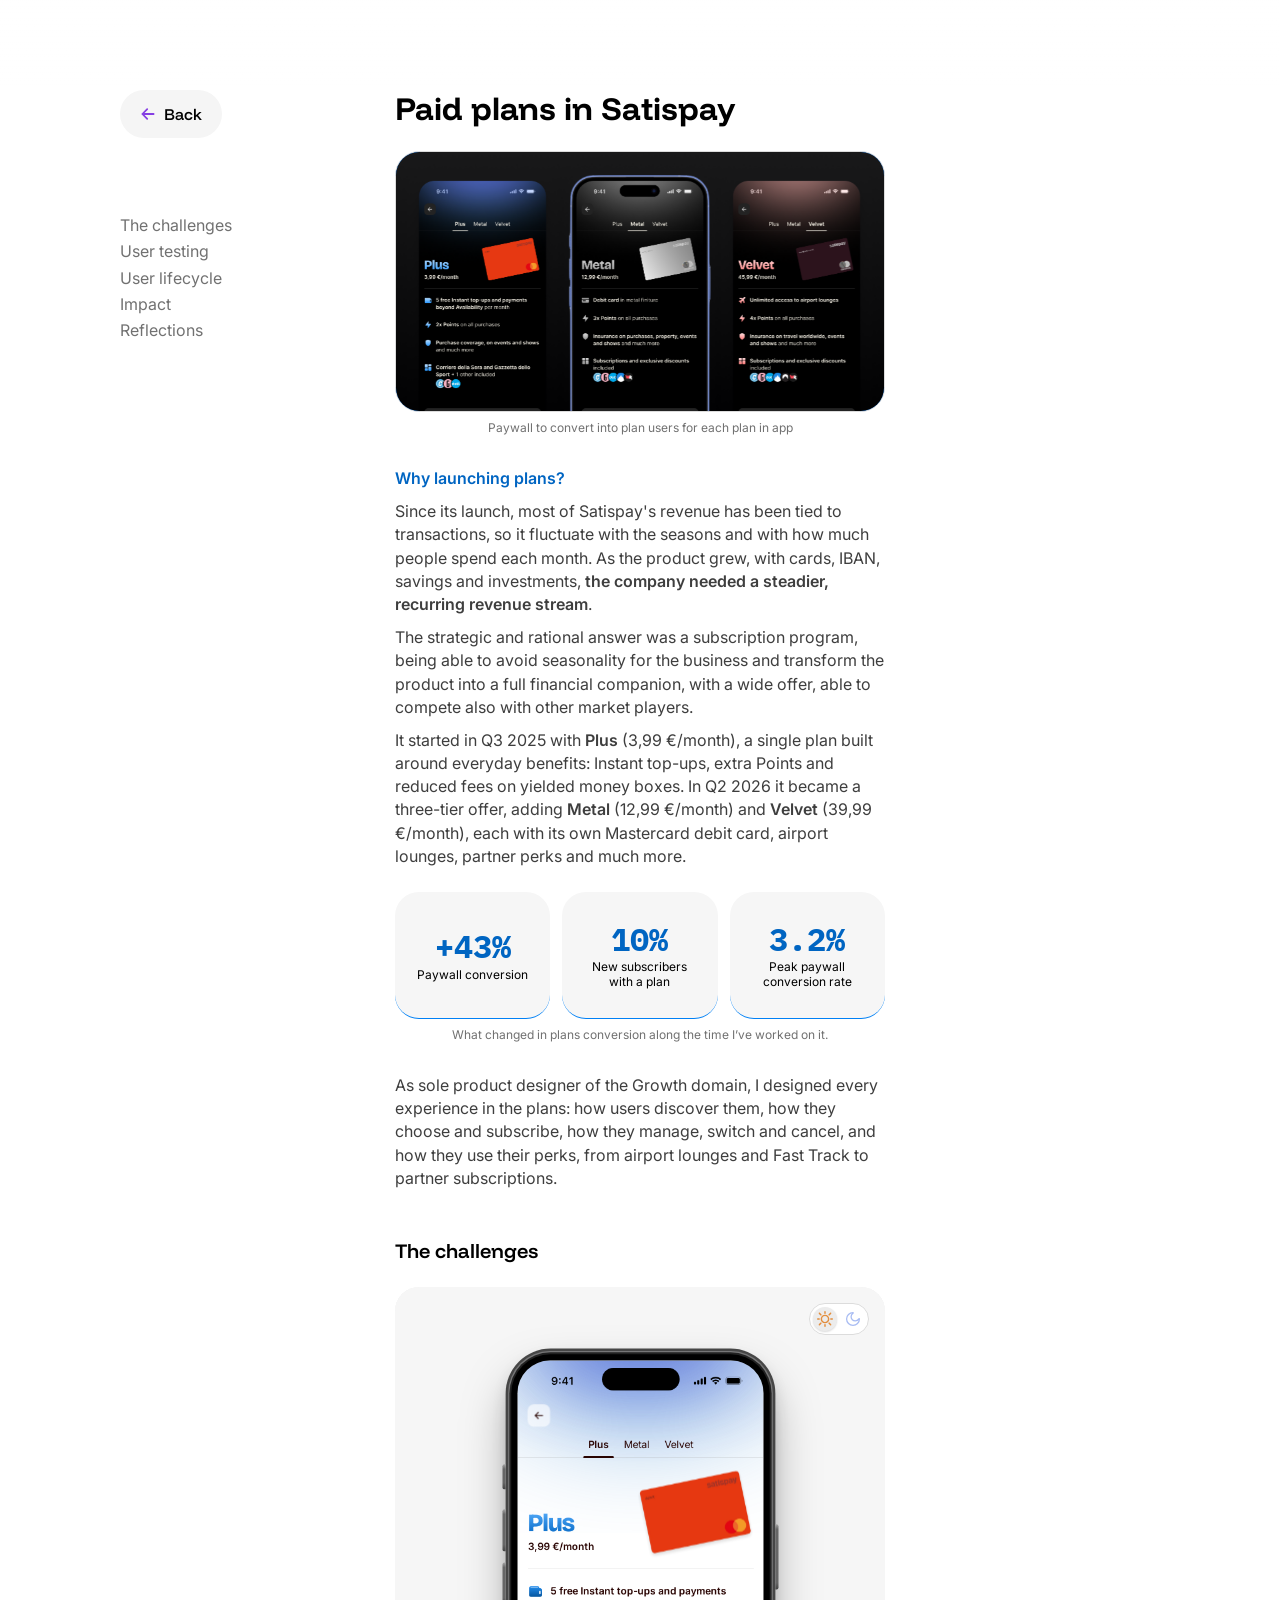
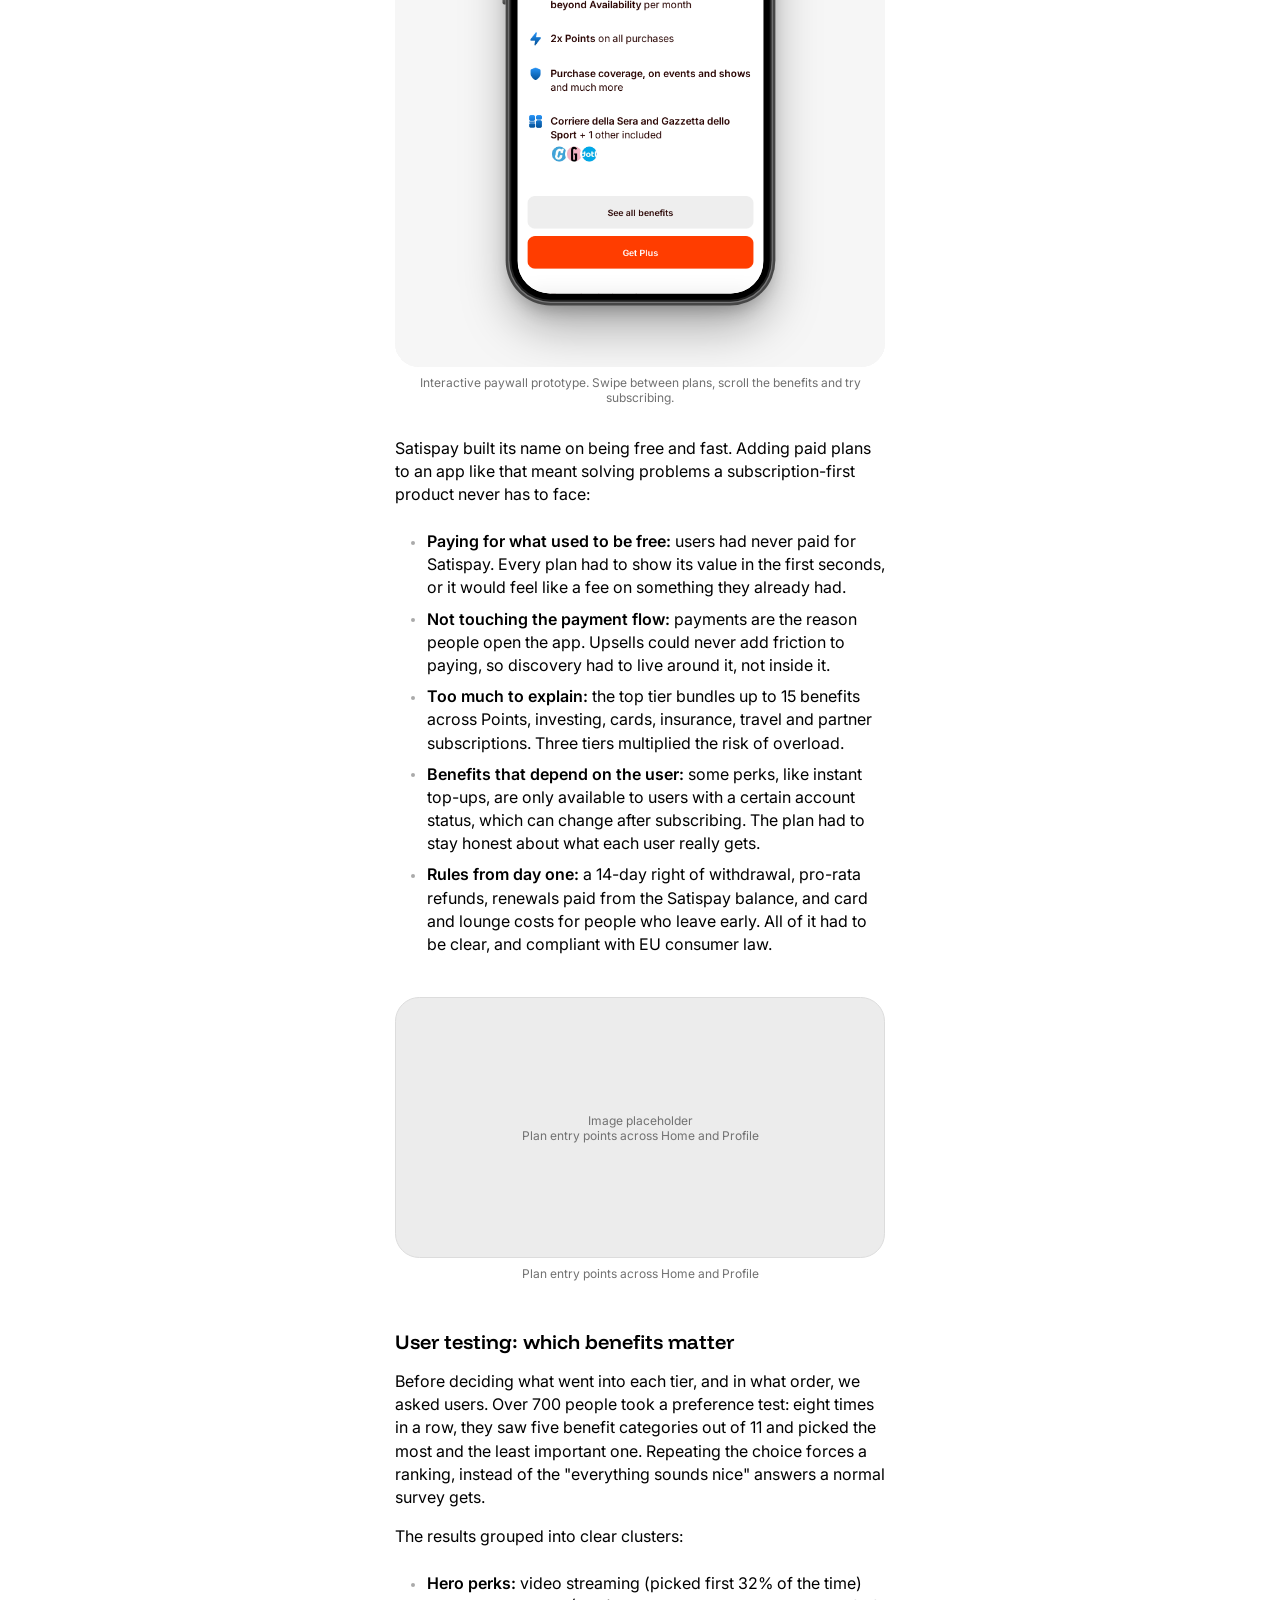
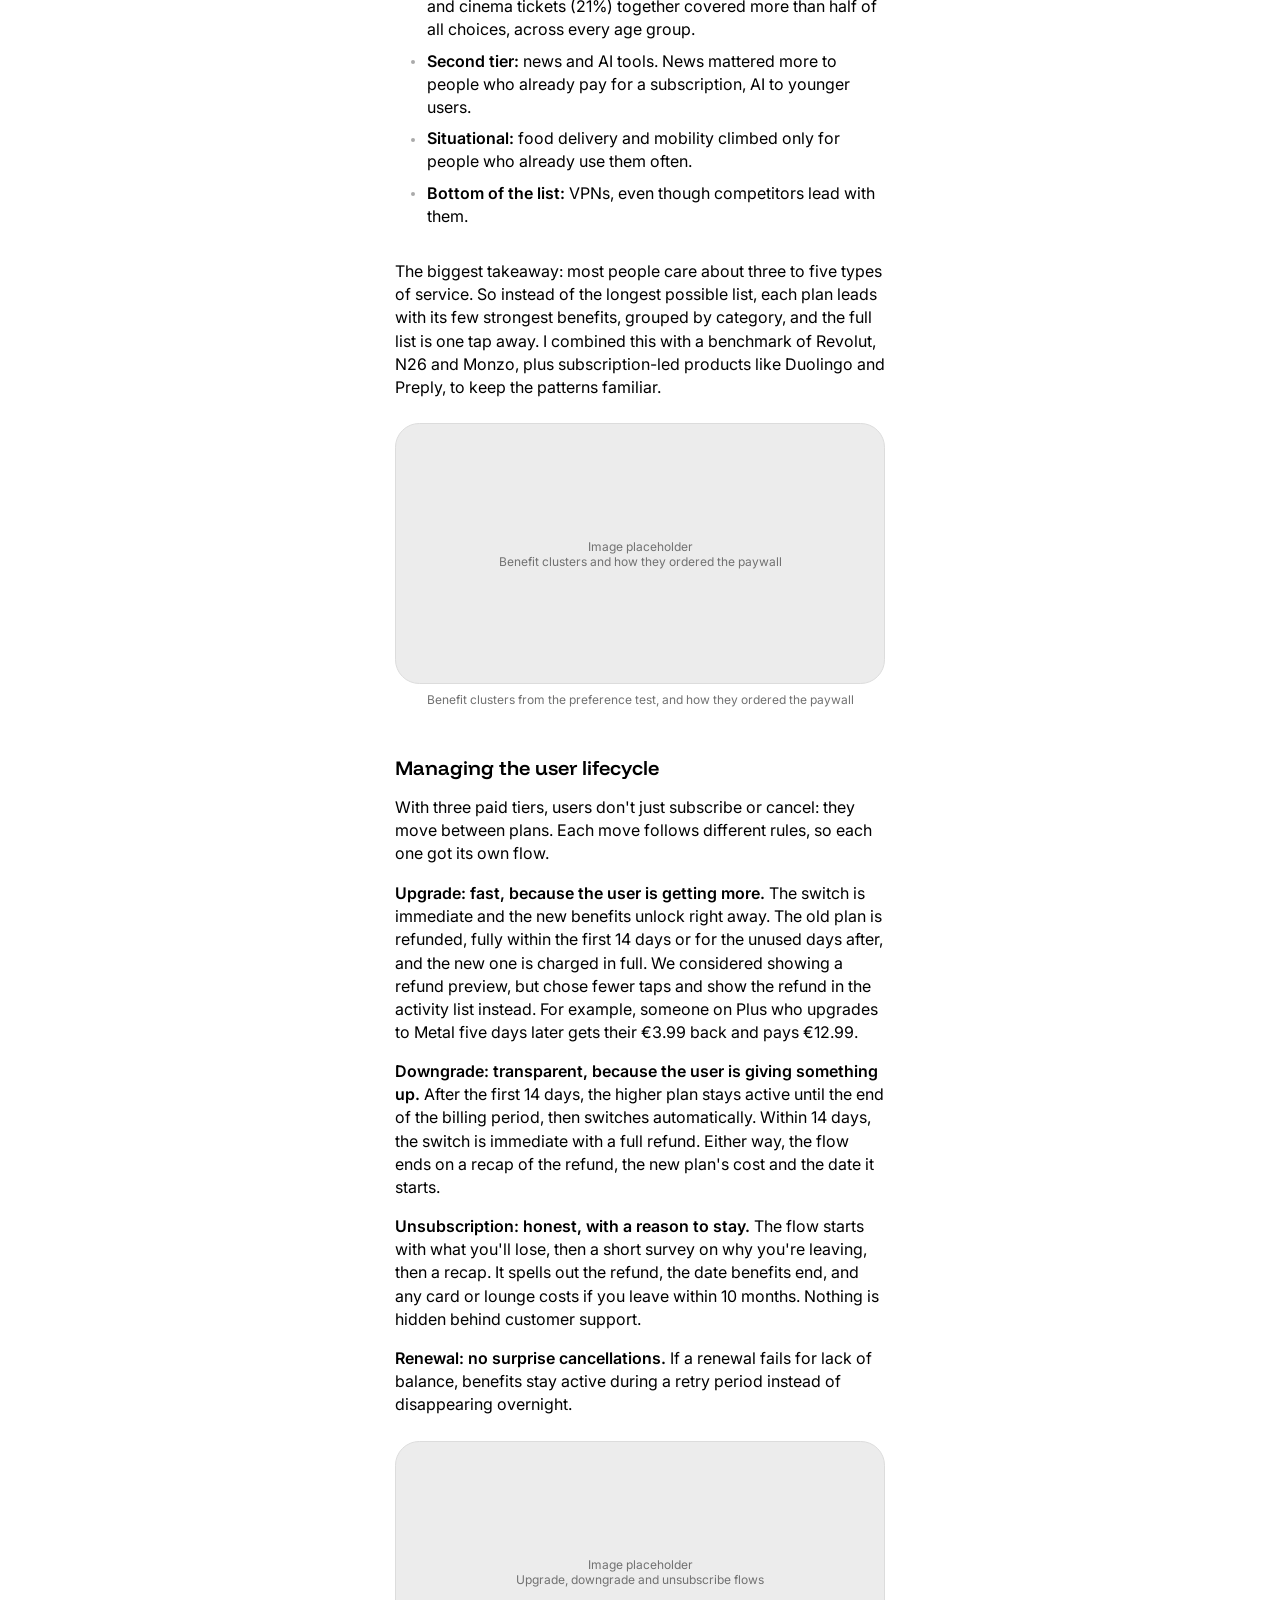
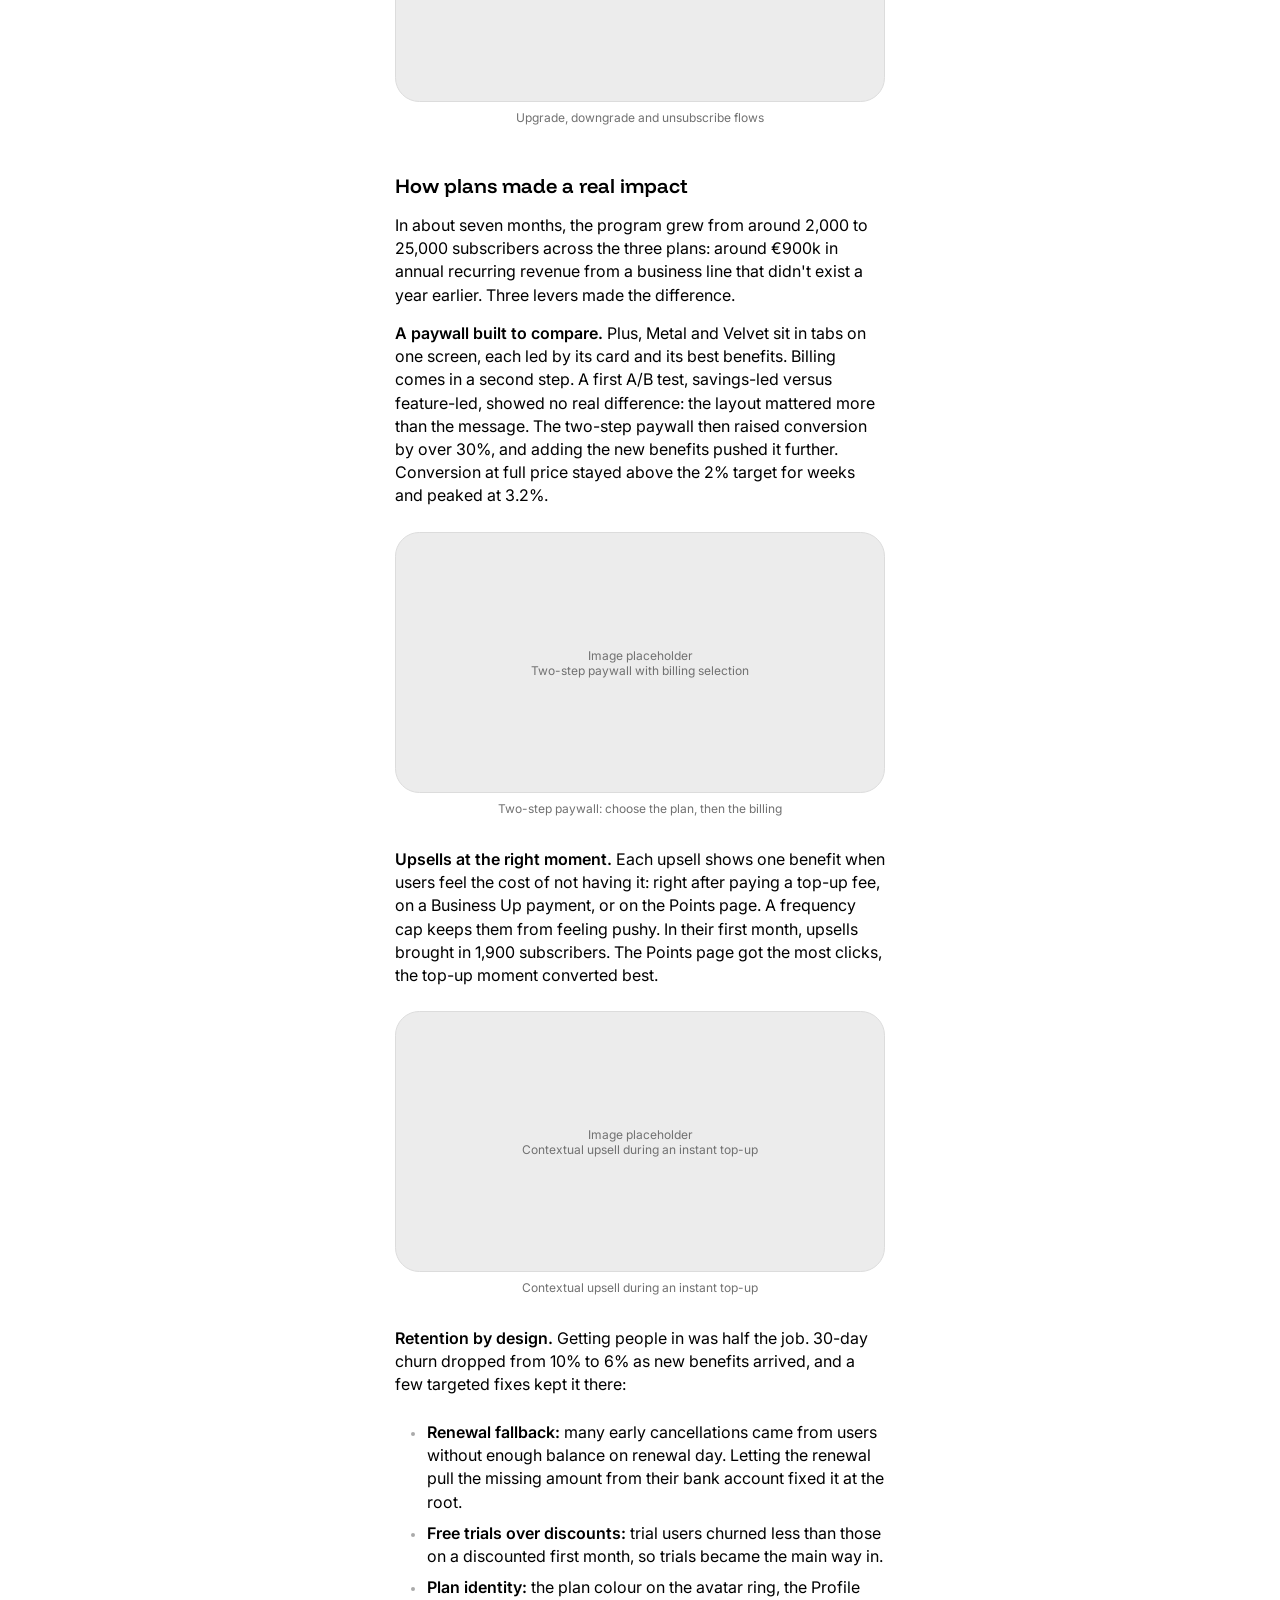
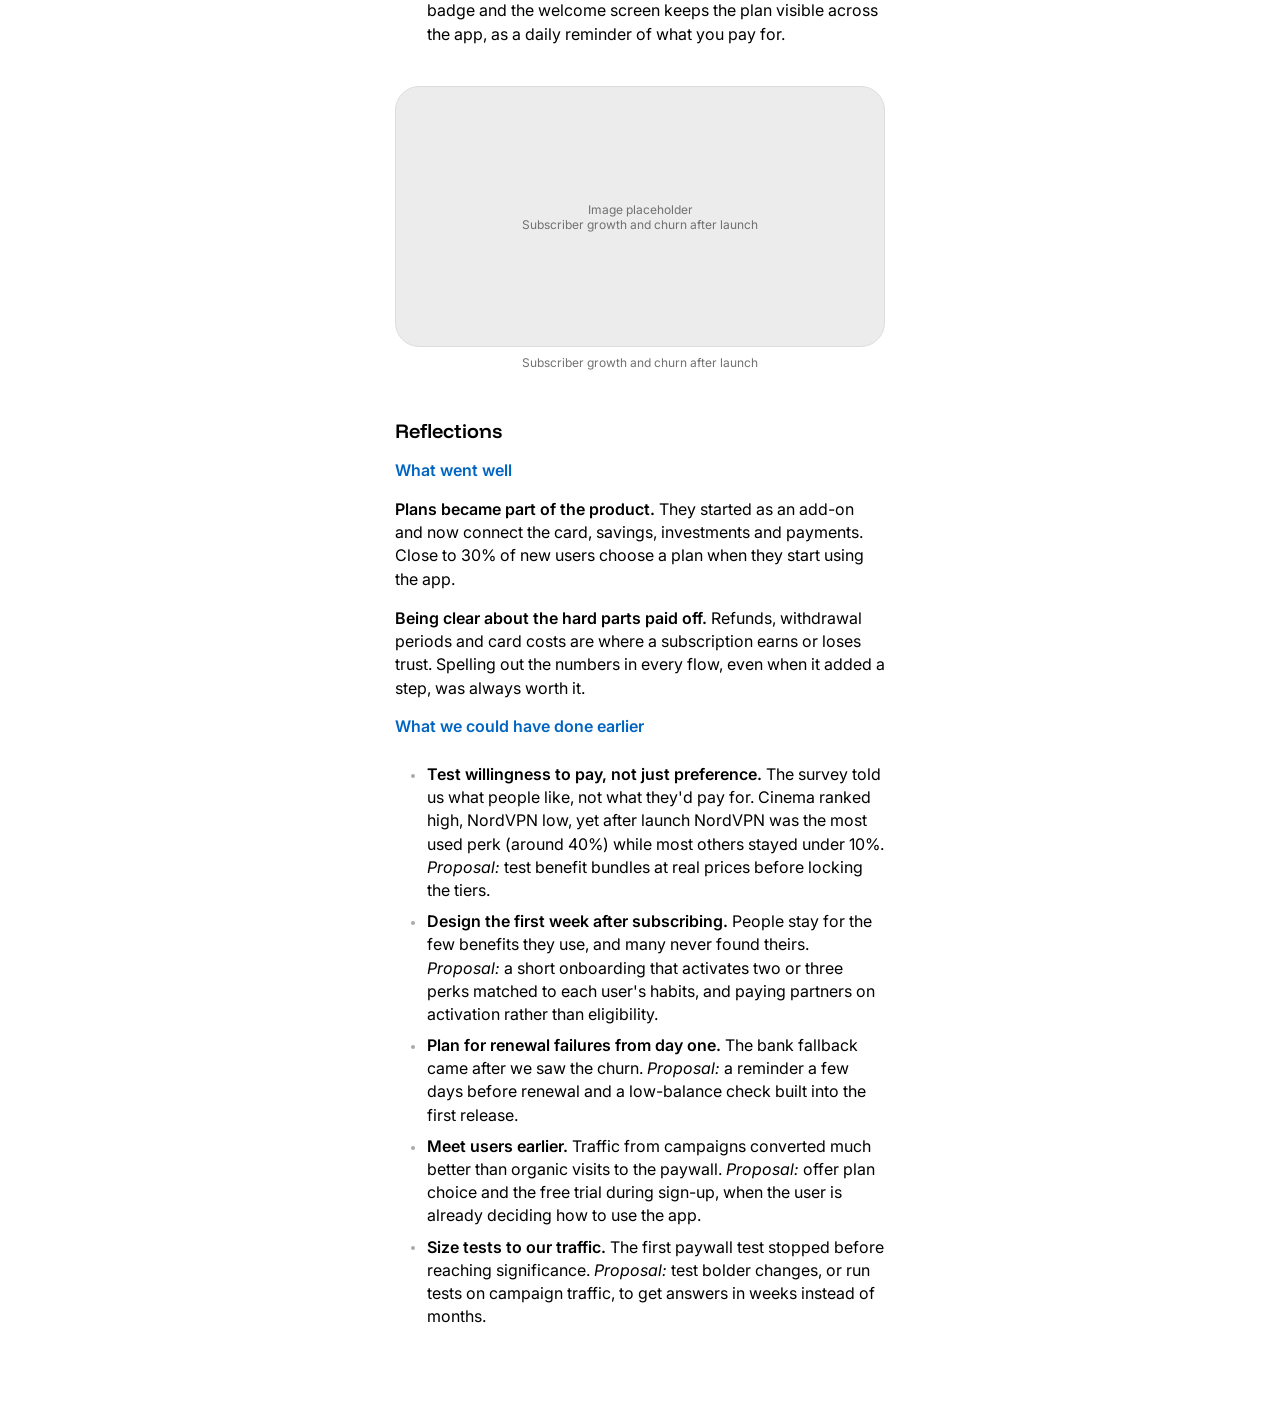
<file: plans.html>
<!DOCTYPE html>
<html lang="en">
<head>
    <meta charset="UTF-8">
    <meta name="viewport" content="width=device-width, initial-scale=1.0">
    <title>Plans: Satispay premium subscriptions – Davide Zoppi</title>
    <script>
        (function () {
            var saved = localStorage.getItem('theme');
            var prefersDark = window.matchMedia('(prefers-color-scheme: dark)').matches;
            if (saved === 'dark' || (!saved && prefersDark)) {
                document.documentElement.setAttribute('data-theme', 'dark');
            }
        })();
    </script>
    <link rel="stylesheet" href="style.css">
    <link rel="preconnect" href="https://fonts.googleapis.com">
    <link rel="preconnect" href="https://fonts.gstatic.com" crossorigin>
    <link href="https://fonts.googleapis.com/css2?family=Funnel+Display:wght@500;600;700&family=IBM+Plex+Mono:wght@700&family=Inter:wght@400;600&display=swap" rel="stylesheet">
</head>
<body>
    <!--
        DRAFT — content sources: Notion (Consumer Premium Plans Hub, Satispay Plus BIA,
        Metal & Velvet | Design brief, Paywall A/B tests, Weekly Steering + Weekly Data Update)
        and Figma file "👑 Plans" (page 🦄 Design, node 2001:131).

        Image placeholders reuse "Image 16_9.png" like project.html does.
        Each one has a comment with the Figma section to export.

        Numbers marked [VERIFY] are internal metrics: double-check them and confirm
        with Satispay what can be shared publicly before publishing.
    -->
    <div class="top-fade"></div>
    <div class="container">
        <div class="project-detail">
            <div class="detail-left">
                <a href="index.html" class="action-btn back-btn">
                    <img src="./images/arrow-back-20.svg" class="btn-icon" alt="" />
                    <span>Back</span>
                </a>
                <div class="detail-nav-group">
                    <a class="detail-left-title" href="#summary">Paid plans in Satispay</a>
                    <nav class="detail-nav">
                        <a href="#challenges">The challenges</a>
                        <a href="#testing">User testing</a>
                        <a href="#lifecycle">User lifecycle</a>
                        <a href="#impact">Impact</a>
                        <a href="#reflection">Reflections</a>
                    </nav>
                </div>
            </div>
            <div class="detail-right">

                <h2 id="summary" class="detail-title">Paid plans in Satispay</h2>
                <figure class="detail-media">
                    <div class="project-image-wrapper">
                        <img class="project-image" src="./images/Plans_thumbnail.png" alt="Satispay Plus, Metal and Velvet plans" />
                    </div>
                    <p class="project-disclaimer">Paywall to convert into plan users for each plan in app</p>
                </figure>
                <div class="detail-body detail-text is-soft">
                    <p class="detail-lead">Why launching plans?</p>
                    <p>Since its launch, most of Satispay's revenue has been tied to transactions, so it fluctuate with the seasons and with how much people spend each month. As the product grew, with cards, IBAN, savings and investments, <strong>the company needed a steadier, recurring revenue stream</strong>.</p>
                    <p>The strategic and rational answer was a subscription program, being able to avoid seasonality for the business and transform the product into a full financial companion, with a wide offer, able to compete also with other market players.</p>
                    <p>It started in Q3 2025 with <strong>Plus</strong> (3,99 €/month), a single plan built around everyday benefits: Instant top-ups, extra Points and reduced fees on yielded money boxes. In Q2 2026 it became a three-tier offer, adding <strong>Metal</strong> (12,99 €/month) and <strong>Velvet</strong> (39,99 €/month), each with its own Mastercard debit card, airport lounges, partner perks and much more.</p>
                </div>
                <figure class="detail-media detail-numbers">
                    <div class="detail-stats">
                        <div class="stat" role="group" aria-label="+43% paywall conversion">
                            <p class="stat-value" data-count="43" data-prefix="+" data-suffix="%">+43%</p>
                            <p class="stat-label">Paywall conversion</p>
                        </div>
                        <div class="stat" role="group" aria-label="10% new subscribers with a plan">
                            <p class="stat-value" data-count="10" data-suffix="%">10%</p>
                            <p class="stat-label">New subscribers<br>with a plan</p>
                        </div>
                        <div class="stat" role="group" aria-label="3.2% peak paywall conversion rate">
                            <p class="stat-value" data-count="3.2" data-decimals="1" data-suffix="%">3.2%</p>
                            <p class="stat-label">Peak paywall conversion rate</p>
                        </div>
                    </div>
                    <p class="project-disclaimer">What changed in plans conversion along the time I’ve worked on it.</p>
                </figure>
                <p class="detail-body is-soft">As sole product designer of the Growth domain, I designed every experience in the plans: how users discover them, how they choose and subscribe, how they manage, switch and cancel, and how they use their perks, from airport lounges and Fast Track to partner subscriptions.</p>


                <h3 id="challenges" class="detail-subtitle">The challenges</h3>
                <!-- Interactive prototype: Figma "Subscribe to a plan" (18166:146523). The iframe loads paywall-prototype.html -->
                <figure class="detail-media">
                    <div class="proto-frame" id="paywall-frame" data-theme="light">
                        <button type="button" class="proto-switch" role="switch" aria-checked="false" aria-label="Switch the prototype to dark mode">
                            <span class="proto-switch-track">
                                <span class="proto-switch-thumb"></span>
                                <span class="proto-switch-icon proto-switch-icon-sun"><img src="./images/sun-shine-20.svg" alt="" /></span>
                                <span class="proto-switch-icon proto-switch-icon-moon"><img src="./images/moon-light-20.svg" alt="" /></span>
                            </span>
                        </button>
                        <iframe class="proto-iframe" title="Interactive prototype of the Plus, Metal and Velvet paywall" loading="lazy" allowtransparency="true"></iframe>
                    </div>
                    <p class="project-disclaimer">Interactive paywall prototype. Swipe between plans, scroll the benefits and try subscribing.</p>
                </figure>
                <p class="detail-body">Satispay built its name on being free and fast. Adding paid plans to an app like that meant solving problems a subscription-first product never has to face:</p>
                <ul class="detail-body">
                    <li><strong>Paying for what used to be free:</strong> users had never paid for Satispay. Every plan had to show its value in the first seconds, or it would feel like a fee on something they already had.</li>
                    <li><strong>Not touching the payment flow:</strong> payments are the reason people open the app. Upsells could never add friction to paying, so discovery had to live around it, not inside it.</li>
                    <li><strong>Too much to explain:</strong> the top tier bundles up to 15 benefits across Points, investing, cards, insurance, travel and partner subscriptions. Three tiers multiplied the risk of overload.</li>
                    <li><strong>Benefits that depend on the user:</strong> some perks, like instant top-ups, are only available to users with a certain account status, which can change after subscribing. The plan had to stay honest about what each user really gets.</li>
                    <li><strong>Rules from day one:</strong> a 14-day right of withdrawal, pro-rata refunds, renewals paid from the Satispay balance, and card and lounge costs for people who leave early. All of it had to be clear, and compliant with EU consumer law.</li>
                </ul>
                <!-- IMAGE: Figma › Home + Entry Point (17283:588265) — Home and Profile, free user vs Plus / Metal / Velvet -->
                <figure class="detail-media">
                    <div class="project-image-wrapper is-placeholder">
                        <p>Image placeholder<br>Plan entry points across Home and Profile</p>
                    </div>
                    <p class="project-disclaimer">Plan entry points across Home and Profile</p>
                </figure>


                <h3 id="testing" class="detail-subtitle">User testing: which benefits matter</h3>
                <p class="detail-body">Before deciding what went into each tier, and in what order, we asked users. Over 700 people took a preference test: eight times in a row, they saw five benefit categories out of 11 and picked the most and the least important one. Repeating the choice forces a ranking, instead of the "everything sounds nice" answers a normal survey gets. <!-- [VERIFY] MaxDiff survey, results shared 6 Feb 2026 --></p>
                <p class="detail-body">The results grouped into clear clusters:</p>
                <ul class="detail-body">
                    <li><strong>Hero perks:</strong> video streaming (picked first 32% of the time) and cinema tickets (21%) together covered more than half of all choices, across every age group.</li>
                    <li><strong>Second tier:</strong> news and AI tools. News mattered more to people who already pay for a subscription, AI to younger users.</li>
                    <li><strong>Situational:</strong> food delivery and mobility climbed only for people who already use them often.</li>
                    <li><strong>Bottom of the list:</strong> VPNs, even though competitors lead with them.</li>
                </ul>
                <p class="detail-body">The biggest takeaway: most people care about three to five types of service. So instead of the longest possible list, each plan leads with its few strongest benefits, grouped by category, and the full list is one tap away. I combined this with a benchmark of Revolut, N26 and Monzo, plus subscription-led products like Duolingo and Preply, to keep the patterns familiar.</p>
                <!-- IMAGE: benefit clusters chart (re-drawn from the survey shareout) + paywall with benefits ordered by cluster -->
                <figure class="detail-media">
                    <div class="project-image-wrapper is-placeholder">
                        <p>Image placeholder<br>Benefit clusters and how they ordered the paywall</p>
                    </div>
                    <p class="project-disclaimer">Benefit clusters from the preference test, and how they ordered the paywall</p>
                </figure>


                <h3 id="lifecycle" class="detail-subtitle">Managing the user lifecycle</h3>
                <p class="detail-body">With three paid tiers, users don't just subscribe or cancel: they move between plans. Each move follows different rules, so each one got its own flow.</p>
                <p class="detail-body"><strong>Upgrade: fast, because the user is getting more.</strong> The switch is immediate and the new benefits unlock right away. The old plan is refunded, fully within the first 14 days or for the unused days after, and the new one is charged in full. We considered showing a refund preview, but chose fewer taps and show the refund in the activity list instead. For example, someone on Plus who upgrades to Metal five days later gets their €3.99 back and pays €12.99.</p>
                <p class="detail-body"><strong>Downgrade: transparent, because the user is giving something up.</strong> After the first 14 days, the higher plan stays active until the end of the billing period, then switches automatically. Within 14 days, the switch is immediate with a full refund. Either way, the flow ends on a recap of the refund, the new plan's cost and the date it starts.</p>
                <p class="detail-body"><strong>Unsubscription: honest, with a reason to stay.</strong> The flow starts with what you'll lose, then a short survey on why you're leaving, then a recap. It spells out the refund, the date benefits end, and any card or lounge costs if you leave within 10 months. Nothing is hidden behind customer support.</p>
                <p class="detail-body"><strong>Renewal: no surprise cancellations.</strong> If a renewal fails for lack of balance, benefits stay active during a retry period instead of disappearing overnight.</p>
                <!-- IMAGE: Figma › Upgrade flow (17283:589098) + Downgrade flow (17283:585215) + Unsubscribe flow (17283:586740) -->
                <figure class="detail-media">
                    <div class="project-image-wrapper is-placeholder">
                        <p>Image placeholder<br>Upgrade, downgrade and unsubscribe flows</p>
                    </div>
                    <p class="project-disclaimer">Upgrade, downgrade and unsubscribe flows</p>
                </figure>


                <h3 id="impact" class="detail-subtitle">How plans made a real impact</h3>
                <!-- [VERIFY] internal metrics: confirm what can be shared publicly before publishing. -->
                <p class="detail-body">In about seven months, the program grew from around 2,000 to 25,000 subscribers across the three plans: around €900k in annual recurring revenue from a business line that didn't exist a year earlier. Three levers made the difference.</p>
                <p class="detail-body"><strong>A paywall built to compare.</strong> Plus, Metal and Velvet sit in tabs on one screen, each led by its card and its best benefits. Billing comes in a second step. A first A/B test, savings-led versus feature-led, showed no real difference: the layout mattered more than the message. The two-step paywall then raised conversion by over 30%, and adding the new benefits pushed it further. Conversion at full price stayed above the 2% target for weeks and peaked at 3.2%.</p>
                <!-- IMAGE: Figma › Subscribe to a plan (18166:146523) — paywall tabs, billing bottom sheet, welcome screens -->
                <figure class="detail-media">
                    <div class="project-image-wrapper is-placeholder">
                        <p>Image placeholder<br>Two-step paywall with billing selection</p>
                    </div>
                    <p class="project-disclaimer">Two-step paywall: choose the plan, then the billing</p>
                </figure>
                <p class="detail-body"><strong>Upsells at the right moment.</strong> Each upsell shows one benefit when users feel the cost of not having it: right after paying a top-up fee, on a Business Up payment, or on the Points page. A frequency cap keeps them from feeling pushy. In their first month, upsells brought in 1,900 subscribers. The Points page got the most clicks, the top-up moment converted best.</p>
                <!-- IMAGE: Figma › Cross-sell › Free Instant top-up (15033:45431) — Accounts › Balance › Top-up › Paywall -->
                <figure class="detail-media">
                    <div class="project-image-wrapper is-placeholder">
                        <p>Image placeholder<br>Contextual upsell during an instant top-up</p>
                    </div>
                    <p class="project-disclaimer">Contextual upsell during an instant top-up</p>
                </figure>
                <p class="detail-body"><strong>Retention by design.</strong> Getting people in was half the job. 30-day churn dropped from 10% to 6% as new benefits arrived, and a few targeted fixes kept it there:</p>
                <ul class="detail-body">
                    <li><strong>Renewal fallback:</strong> many early cancellations came from users without enough balance on renewal day. Letting the renewal pull the missing amount from their bank account fixed it at the root.</li>
                    <li><strong>Free trials over discounts:</strong> trial users churned less than those on a discounted first month, so trials became the main way in.</li>
                    <li><strong>Plan identity:</strong> the plan colour on the avatar ring, the Profile badge and the welcome screen keeps the plan visible across the app, as a daily reminder of what you pay for.</li>
                </ul>
                <!-- IMAGE: subscriber growth / churn chart (re-draw from Hex dashboard, no raw internal screenshots) -->
                <figure class="detail-media">
                    <div class="project-image-wrapper is-placeholder">
                        <p>Image placeholder<br>Subscriber growth and churn after launch</p>
                    </div>
                    <p class="project-disclaimer">Subscriber growth and churn after launch</p>
                </figure>


                <h3 id="reflection" class="detail-subtitle">Reflections</h3>
                <p class="detail-lead detail-body">What went well</p>
                <p class="detail-body"><strong>Plans became part of the product.</strong> They started as an add-on and now connect the card, savings, investments and payments. Close to 30% of new users choose a plan when they start using the app.</p>
                <p class="detail-body"><strong>Being clear about the hard parts paid off.</strong> Refunds, withdrawal periods and card costs are where a subscription earns or loses trust. Spelling out the numbers in every flow, even when it added a step, was always worth it.</p>

                <p class="detail-lead detail-body">What we could have done earlier</p>
                <ul class="detail-body">
                    <li><strong>Test willingness to pay, not just preference.</strong> The survey told us what people like, not what they'd pay for. Cinema ranked high, NordVPN low, yet after launch NordVPN was the most used perk (around 40%) while most others stayed under 10%. <em>Proposal:</em> test benefit bundles at real prices before locking the tiers.</li>
                    <li><strong>Design the first week after subscribing.</strong> People stay for the few benefits they use, and many never found theirs. <em>Proposal:</em> a short onboarding that activates two or three perks matched to each user's habits, and paying partners on activation rather than eligibility.</li>
                    <li><strong>Plan for renewal failures from day one.</strong> The bank fallback came after we saw the churn. <em>Proposal:</em> a reminder a few days before renewal and a low-balance check built into the first release.</li>
                    <li><strong>Meet users earlier.</strong> Traffic from campaigns converted much better than organic visits to the paywall. <em>Proposal:</em> offer plan choice and the free trial during sign-up, when the user is already deciding how to use the app.</li>
                    <li><strong>Size tests to our traffic.</strong> The first paywall test stopped before reaching significance. <em>Proposal:</em> test bolder changes, or run tests on campaign traffic, to get answers in weeks instead of months.</li>
                </ul>

            </div>
        </div>
    </div>
    <script>
        // Sidebar title reveal
        const detailTitle = document.querySelector('.detail-title');
        const sidebarTitle = document.querySelector('.detail-left-title');

        if (detailTitle && sidebarTitle) {
            const observer = new IntersectionObserver(
                ([entry]) => sidebarTitle.classList.toggle('visible', !entry.isIntersecting),
                { threshold: 0, rootMargin: '-20px 0px 0px 0px' }
            );
            observer.observe(detailTitle);
        }

        // Scroll-spy for nav links
        const navLinks = document.querySelectorAll('.detail-nav a');
        const sectionIds = Array.from(navLinks).map(l => l.getAttribute('href').slice(1));
        const sections = sectionIds.map(id => document.getElementById(id)).filter(Boolean);

        function updateActiveNav() {
            let current = null;
            sections.forEach(section => {
                if (section.getBoundingClientRect().top <= 160) current = section.id;
            });
            navLinks.forEach(link => {
                link.classList.toggle('active', link.getAttribute('href') === `#${current}`);
            });
        }

        window.addEventListener('scroll', updateActiveNav, { passive: true });
        updateActiveNav();
    </script>
    <script>
        // Paywall prototype frame: light / dark switch (frame + prototype only, not the whole page)
        (function () {
            var frame = document.getElementById('paywall-frame');
            if (!frame) return;
            var sw = frame.querySelector('.proto-switch');
            var iframe = frame.querySelector('.proto-iframe');
            var dark = document.documentElement.getAttribute('data-theme') === 'dark';
            var base = 'paywall-prototype.html?frame=1&embed=1&cursor=touch';

            function post() {
                try {
                    iframe.contentWindow.postMessage({ type: 'paywall-theme', theme: dark ? 'dark' : 'light' }, '*');
                } catch (e) {}
            }

            function apply() {
                frame.setAttribute('data-theme', dark ? 'dark' : 'light');
                sw.setAttribute('aria-checked', String(dark));
                sw.setAttribute('aria-label', dark ? 'Switch the prototype to light mode' : 'Switch the prototype to dark mode');
                post();
            }

            iframe.src = base + (dark ? '&theme=dark' : '');
            iframe.addEventListener('load', post);
            sw.addEventListener('click', function () {
                dark = !dark;
                apply();
            });
            apply();
        })();
    </script>
    <script src="reveal.js"></script>
    <script src="count-up.js"></script>
    <script src="parallax.js"></script>
</body>
</html>
</file>
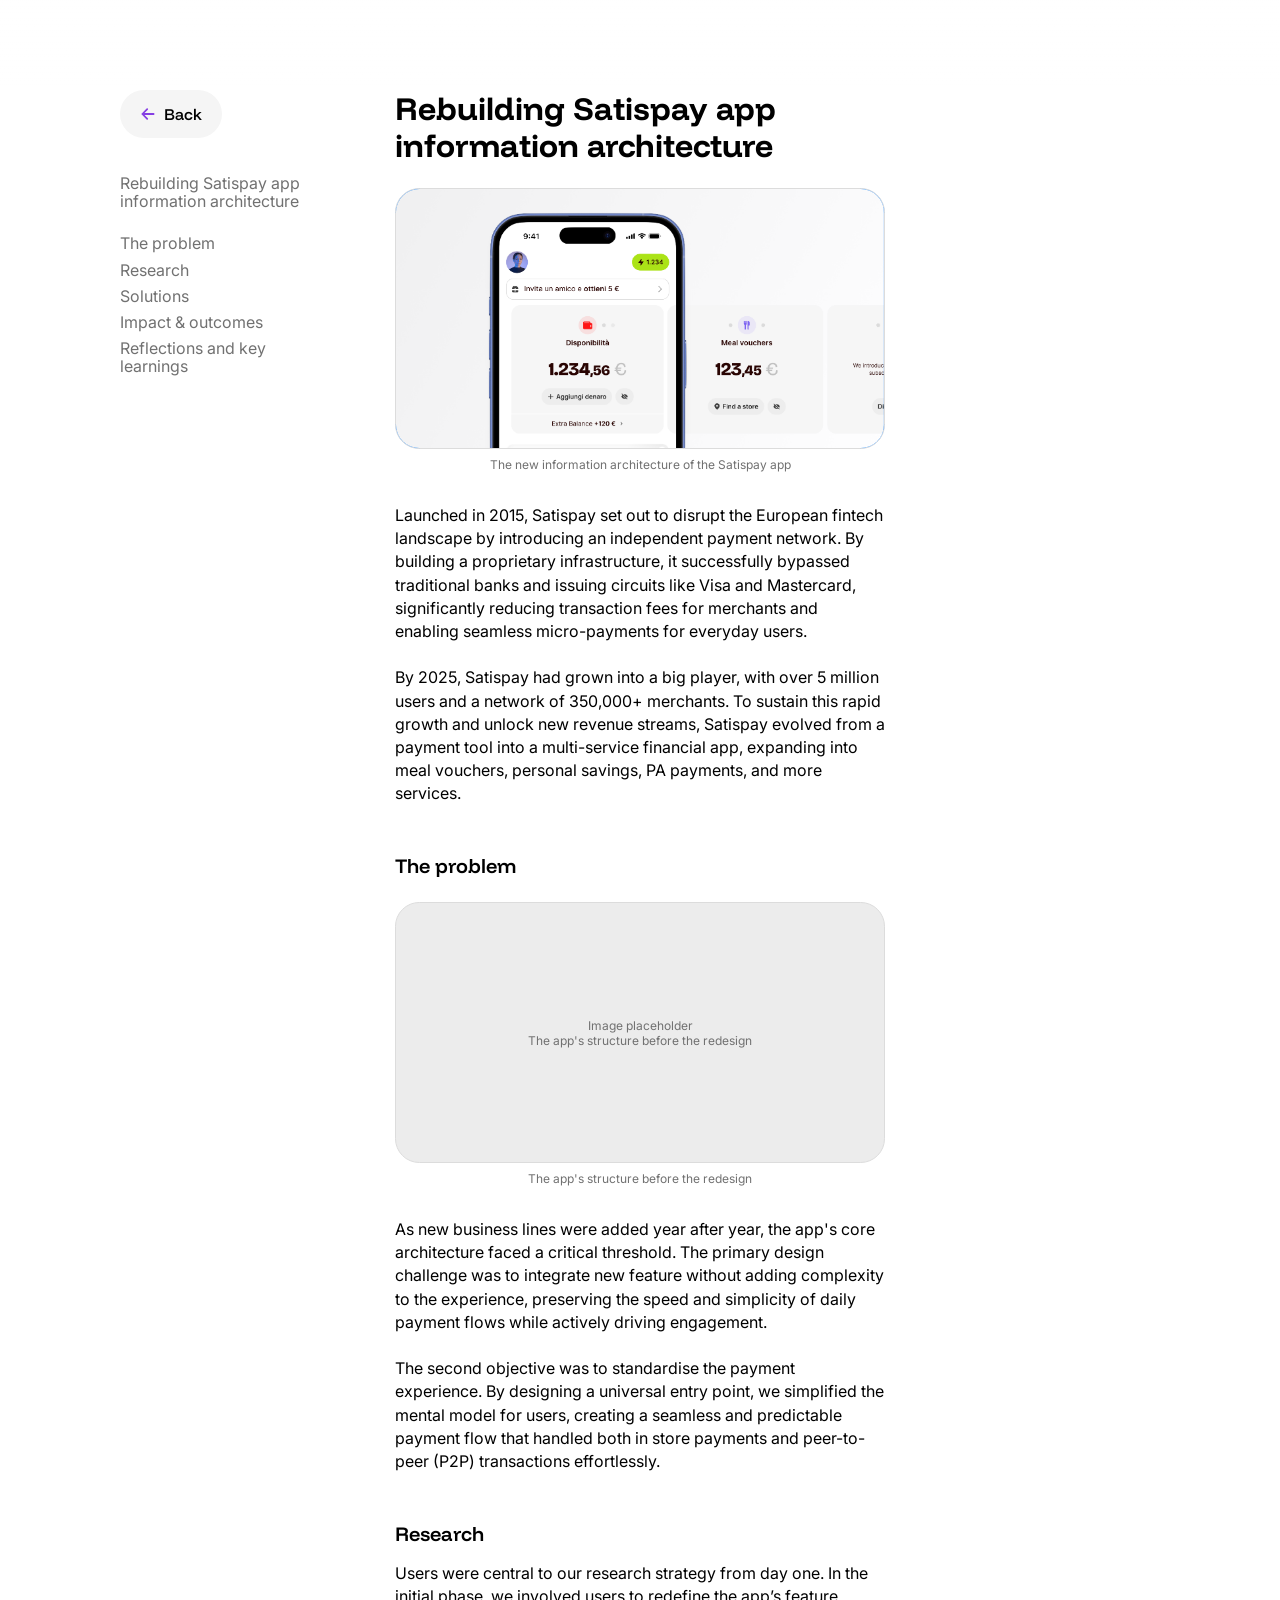
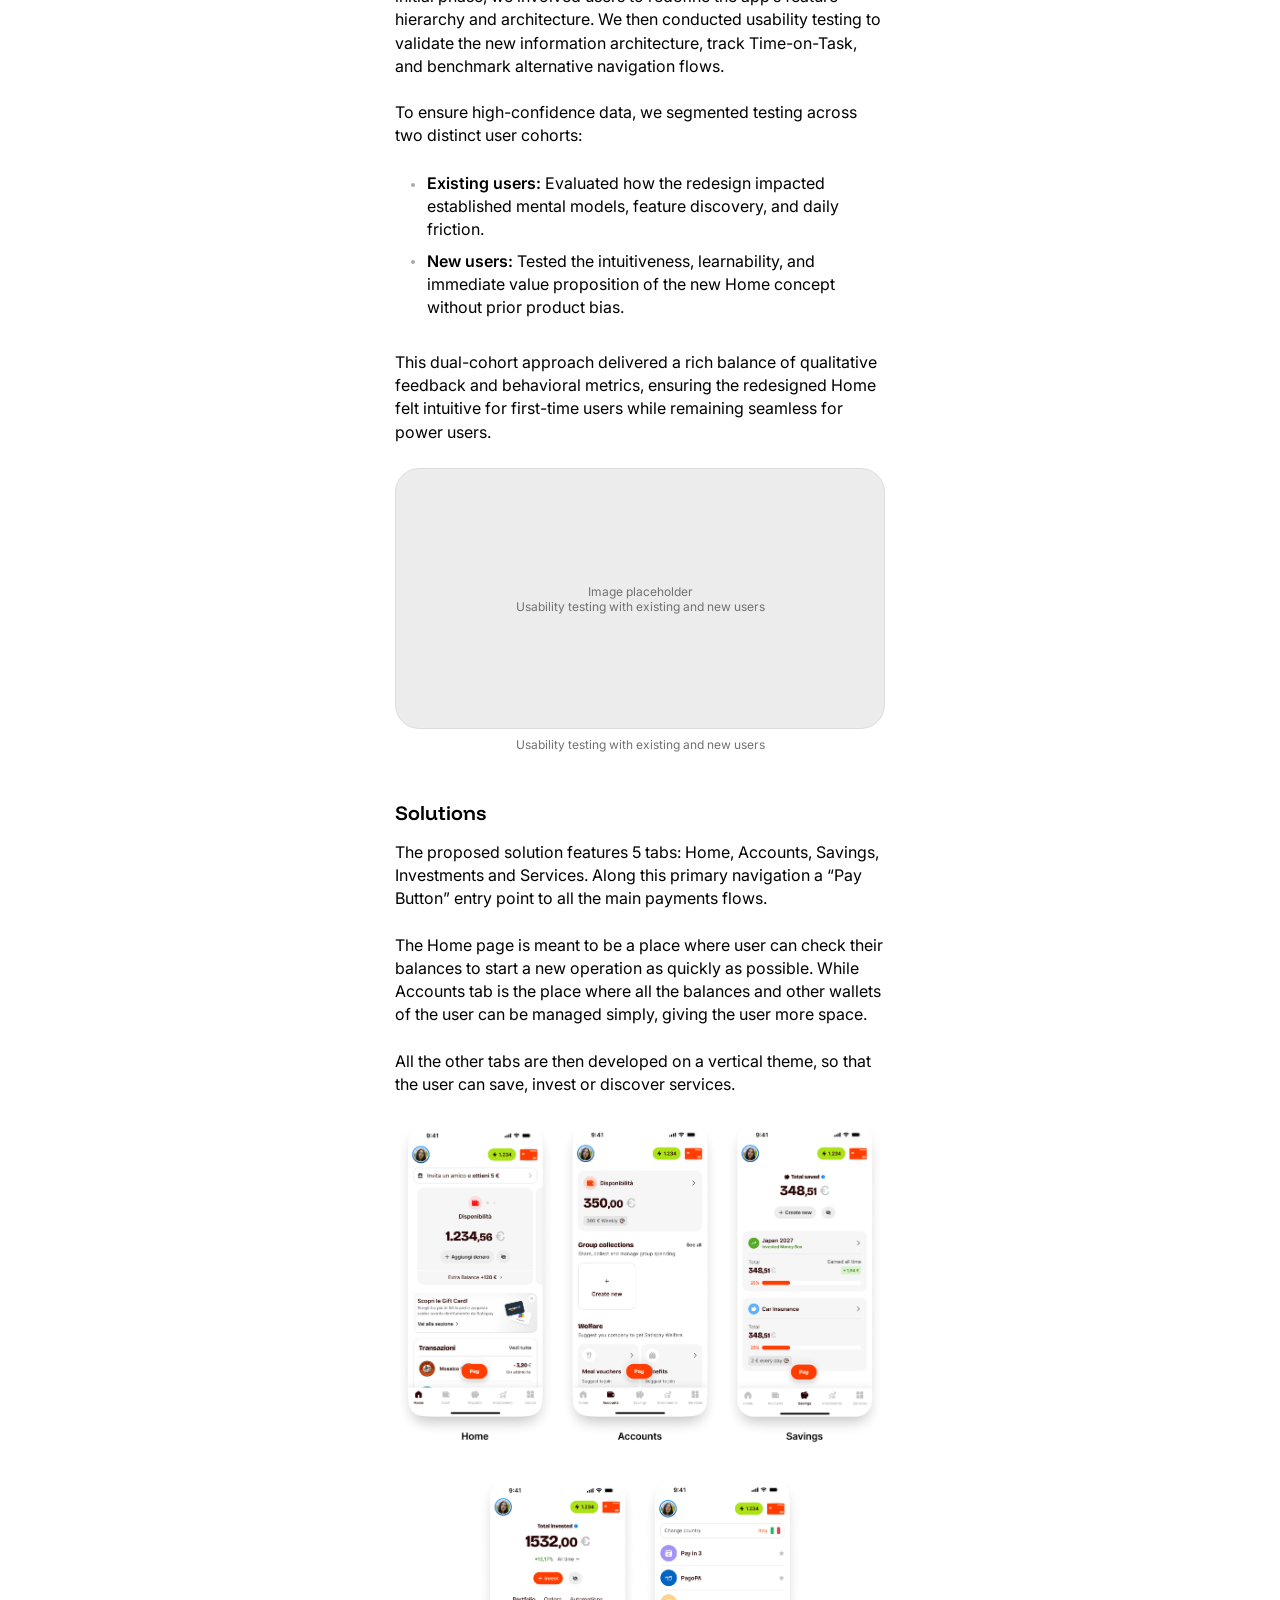
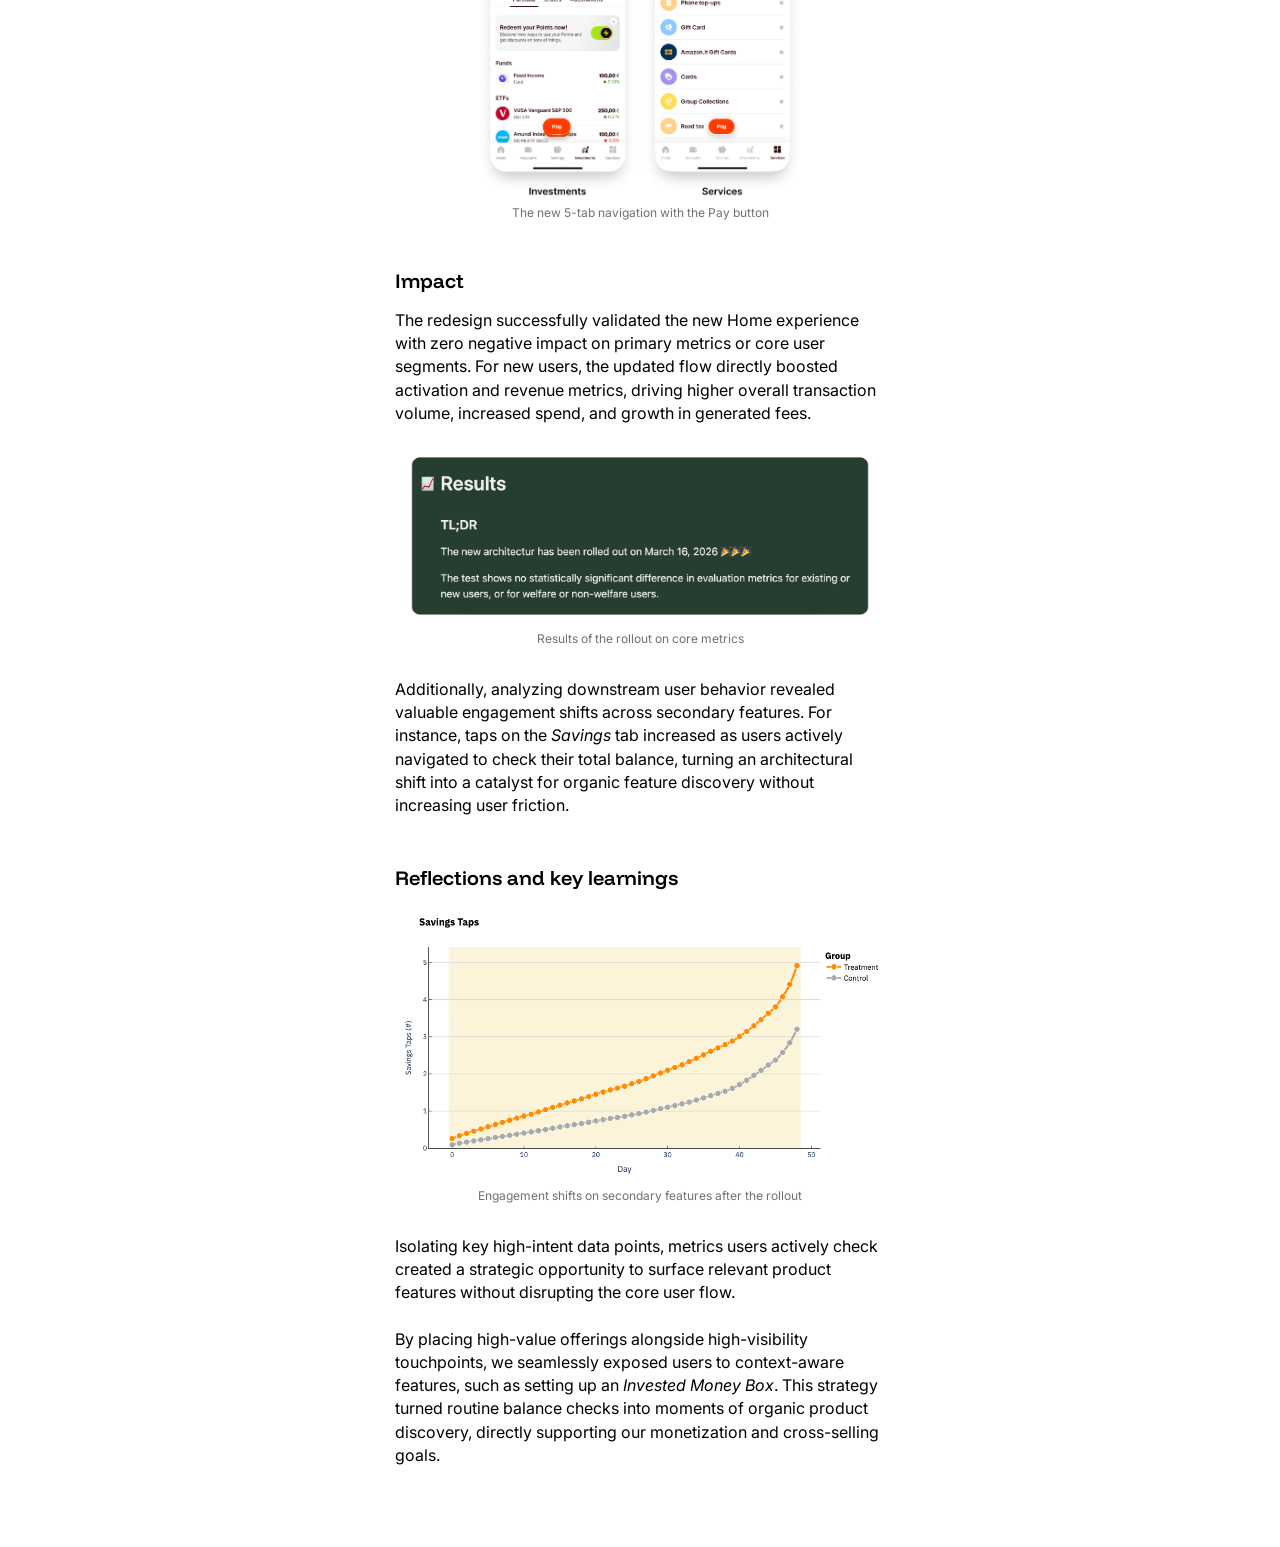
<file: project.html>
<!DOCTYPE html>
<html lang="en">
<head>
    <meta charset="UTF-8">
    <meta name="viewport" content="width=device-width, initial-scale=1.0">
    <title>Rebuilding Satispay app IA – Davide Zoppi</title>
    <script>
        (function () {
            var saved = localStorage.getItem('theme');
            var prefersDark = window.matchMedia('(prefers-color-scheme: dark)').matches;
            if (saved === 'dark' || (!saved && prefersDark)) {
                document.documentElement.setAttribute('data-theme', 'dark');
            }
        })();
    </script>
    <link rel="stylesheet" href="style.css">
    <link rel="preconnect" href="https://fonts.googleapis.com">
    <link rel="preconnect" href="https://fonts.gstatic.com" crossorigin>
    <link href="https://fonts.googleapis.com/css2?family=Funnel+Display:wght@500;600;700&family=IBM+Plex+Mono:wght@700&family=Inter:wght@400;600&display=swap" rel="stylesheet">
</head>
<body>
    <div class="top-fade"></div>
    <div class="container">
        <div class="project-detail">
            <div class="detail-left">
                <a href="index.html" class="action-btn back-btn">
                    <img src="./images/arrow-back-20.svg" class="btn-icon" alt="" />
                    <span>Back</span>
                </a>
                <div class="detail-nav-group">
                    <a class="detail-left-title" href="#summary">Rebuilding Satispay app information architecture</a>
                    <nav class="detail-nav">
                        <a href="#problem">The problem</a>
                        <a href="#research">Research</a>
                        <a href="#solutions">Solutions</a>
                        <a href="#impact">Impact &amp; outcomes</a>
                        <a href="#reflection">Reflections and key learnings</a>
                    </nav>
                </div>
            </div>
            <div class="detail-right">
               
                <h2 id="summary" class="detail-title">Rebuilding Satispay app information architecture</h2>
                <figure class="detail-media">
                    <div class="project-image-wrapper">
                        <img class="project-image" src="./images/architecture-cover.png" alt="Rebuilding Satispay app information architecture" />
                    </div>
                    <p class="project-disclaimer">The new information architecture of the Satispay app</p>
                </figure>
                <p class="detail-body">Launched in 2015, Satispay set out to disrupt the European fintech landscape by introducing an independent payment network. By building a proprietary infrastructure, it successfully bypassed traditional banks and issuing circuits like Visa and Mastercard, significantly reducing transaction fees for merchants and enabling seamless micro-payments for everyday users.<br><br> By 2025, Satispay had grown into a big player, with over 5 million users and a network of 350,000+ merchants. To sustain this rapid growth and unlock new revenue streams, Satispay evolved from a payment tool into a multi-service financial app, expanding into meal vouchers, personal savings, PA payments, and more services.</p>
                

                <h3 id="problem" class="detail-subtitle">The problem</h3>
                <figure class="detail-media">
                    <div class="project-image-wrapper is-placeholder">
                        <p>Image placeholder<br>The app's structure before the redesign</p>
                    </div>
                    <p class="project-disclaimer">The app's structure before the redesign</p>
                </figure>
                <p class="detail-body">As new business lines were added year after year, the app's core architecture faced a critical threshold. The primary design challenge was to integrate new feature without adding complexity to the experience, preserving the speed and simplicity of daily payment flows while actively driving engagement.<br><br>The second objective was to standardise the payment experience. By designing a universal entry point, we simplified the mental model for users, creating a seamless and predictable payment flow that handled both in store payments and peer-to-peer (P2P) transactions effortlessly.</p>
                

                <h3 id="research" class="detail-subtitle">Research</h3>
                <p class="detail-body">
                 Users were central to our research strategy from day one. In the initial phase, we involved users to redefine the app’s feature hierarchy and architecture. We then conducted usability testing to validate the new information architecture, track Time-on-Task, and benchmark alternative navigation flows.
                 <br><br>
                To ensure high-confidence data, we segmented testing across two distinct user cohorts:
                </p>
                <ul class="detail-body">
                    <li><strong>Existing users:</strong> Evaluated how the redesign impacted established mental models, feature discovery, and daily friction.</li>
                    <li><strong>New users:</strong> Tested the intuitiveness, learnability, and immediate value proposition of the new Home concept without prior product bias.</li>
                </ul>
                <p class="detail-body">
                This dual-cohort approach delivered a rich balance of qualitative feedback and behavioral metrics, ensuring the redesigned Home felt intuitive for first-time users while remaining seamless for power users.
                </p>
                <figure class="detail-media">
                    <div class="project-image-wrapper is-placeholder">
                        <p>Image placeholder<br>Usability testing with existing and new users</p>
                    </div>
                    <p class="project-disclaimer">Usability testing with existing and new users</p>
                </figure>


                <h3 id="solutions" class="detail-subtitle">Solutions</h3>
                <p class="detail-body">The proposed solution features 5 tabs: Home, Accounts, Savings, Investments and Services. Along this primary navigation a “Pay Button” entry point to all the main payments flows.<br><br>The Home page is meant to be a place where user can check their balances to start a new operation as quickly as possible. While Accounts tab is the place where all the balances and other wallets of the user can be managed simply, giving the user more space.<br><br>All the other tabs are then developed on a vertical theme, so that the user can save, invest or discover services.</p>
                <figure class="detail-media">
                    <div class="fluid-image-wrapper">
                        <img class="fluid-image" src="./images/architecture-solution.png" alt="Rebuilding Satispay app information architecture" />
                    </div>
                    <p class="project-disclaimer">The new 5-tab navigation with the Pay button</p>
                </figure>


                <h3 id="impact" class="detail-subtitle">Impact</h3>
                <p class="detail-body">
                The redesign successfully validated the new Home experience with zero negative impact on primary metrics or core user segments. For new users, the updated flow directly boosted activation and revenue metrics, driving higher overall transaction volume, increased spend, and growth in generated fees. 
                </p>
                <figure class="detail-media">
                    <div class="fluid-image-wrapper">
                        <img class="fluid-image" src="./images/architecture-rollout.png" alt="Rebuilding Satispay app information architecture" />
                    </div>
                    <p class="project-disclaimer">Results of the rollout on core metrics</p>
                </figure>
                <p class="detail-body"> 
                Additionally, analyzing downstream user behavior revealed valuable engagement shifts across secondary features. For instance, taps on the <em>Savings</em> tab increased as users actively navigated to check their total balance, turning an architectural shift into a catalyst for organic feature discovery without increasing user friction.
                </p>


                <h3 id="reflection" class="detail-subtitle">Reflections and key learnings</h3>
                <figure class="detail-media">
                    <div class="fluid-image-wrapper">
                        <img class="fluid-image" src="./images/architecture-impact.png" alt="Rebuilding Satispay app information architecture" />
                    </div>
                    <p class="project-disclaimer">Engagement shifts on secondary features after the rollout</p>
                </figure>
                <p class="detail-body">
                Isolating key high-intent data points, metrics users actively check created a strategic opportunity to surface relevant product features without disrupting the core user flow. 
                <br><br>
                By placing high-value offerings alongside high-visibility touchpoints, we seamlessly exposed users to context-aware features, such as setting up an <em>Invested Money Box</em>. This strategy turned routine balance checks into moments of organic product discovery, directly supporting our monetization and cross-selling goals.
                </p>


            </div>
        </div>
    </div>
    <script>
        // Sidebar title reveal
        const detailTitle = document.querySelector('.detail-title');
        const sidebarTitle = document.querySelector('.detail-left-title');

        if (detailTitle && sidebarTitle) {
            const observer = new IntersectionObserver(
                ([entry]) => sidebarTitle.classList.toggle('visible', !entry.isIntersecting),
                { threshold: 0, rootMargin: '-20px 0px 0px 0px' }
            );
            observer.observe(detailTitle);
        }

        // Scroll-spy for nav links
        const navLinks = document.querySelectorAll('.detail-nav a');
        const sectionIds = Array.from(navLinks).map(l => l.getAttribute('href').slice(1));
        const sections = sectionIds.map(id => document.getElementById(id)).filter(Boolean);

        function updateActiveNav() {
            let current = null;
            sections.forEach(section => {
                if (section.getBoundingClientRect().top <= 160) current = section.id;
            });
            navLinks.forEach(link => {
                link.classList.toggle('active', link.getAttribute('href') === `#${current}`);
            });
        }

        window.addEventListener('scroll', updateActiveNav, { passive: true });
        updateActiveNav();
    </script>
    <script src="reveal.js"></script>
    <script src="count-up.js"></script>
    <script src="parallax.js"></script>
</body>
</html>
</file>
<file: style.css>
* {
    margin: 0;
    padding: 0;
    box-sizing: border-box;
    transition: background-color 0.2s ease, color 0.2s ease, border-color 0.2s ease;
}

html {
    scroll-behavior: smooth;
}

:root {
    --bg: #ffffff;
    --text-primary: #000000;
    --text-secondary: #717171;
    --surface: #F5F5F5;
    --surface-hover: #e8e8e8;
    --border: #DCDCDC;
    /* Layout grid (desktop): 6 columns, stretch, 160 margin, 40 gutter */
    --grid-margin: 160px;
    --grid-gutter: 40px;
    --nav-height: 84px;
    --peek: 50px; /* how much of the projects shows under the hero on load */
    --accent-blue: #0088ff;
    --nav-inline: 24px;
}

@media (min-width: 1101px) {
    :root {
        --nav-inline: 80px; /* navbar has its own grid: 80px margins */
    }
}

:root[data-theme="dark"] {
    --bg: #0d0d0d;
    --text-primary: #f5f5f5;
    --text-secondary: #a0a0a0;
    --surface: #1c1c1c;
    --surface-hover: #2a2a2a;
    --border: #333333;
}

body {
    font-family: 'Inter', sans-serif;
    background-color: var(--bg);
    display: flex;
    justify-content: center;
    align-items: flex-start;
    min-height: 100vh;
}

.container {
    width: 100%;
    padding: 10vh 80px 0;
}

.top-fade {
    position: fixed;
    top: 0;
    left: 0;
    width: 100%;
    height: 90px;
    background: linear-gradient(to bottom, var(--bg) 0%, transparent 100%);
    pointer-events: none;
    z-index: 999;
}

/* Navbar: title on the left, theme switch on the right, both on the grid margins */
.navbar-title {
    position: fixed;
    top: 0;
    left: var(--nav-inline);
    height: var(--nav-height);
    display: flex;
    align-items: center;
    z-index: 1000;
    color: var(--text-primary);
    font-family: 'Funnel Display', 'Inter', sans-serif;
    font-size: 16px;
    font-weight: 500;
    line-height: normal;
    text-decoration: none;
    white-space: nowrap;
}

.theme-toggle {
    position: fixed;
    top: calc((var(--nav-height) - 44px) / 2);
    right: var(--nav-inline);
    z-index: 1000;
    background: none;
    border: none;
    padding: 0;
    cursor: pointer;
    -webkit-tap-highlight-color: transparent;
}

.theme-toggle-track {
    position: relative;
    display: flex;
    align-items: center;
    justify-content: space-between;
    width: 88px;
    height: 44px;
    border-radius: 100px;
    background-color: var(--surface);
    border: 1px solid var(--border);
    padding: 5px;
    box-sizing: border-box;
}

.theme-toggle-thumb {
    position: absolute;
    top: 50%;
    left: 5px;
    width: 34px;
    height: 34px;
    border-radius: 50%;
    background-color: var(--surface-hover);
    box-shadow: 0 1px 2px rgba(0, 0, 0, 0.15);
    transform: translateY(-50%);
    transition: transform 0.25s ease;
}

.theme-toggle[aria-checked="true"] .theme-toggle-thumb {
    transform: translateY(-50%) translateX(42px);
}

.theme-toggle-icon {
    position: relative;
    z-index: 1;
    width: 34px;
    height: 34px;
    display: flex;
    align-items: center;
    justify-content: center;
}

.theme-toggle-icon img {
    width: 22px;
    height: 22px;
    display: block;
}

.content {
    width: 100%;
    display: flex;
    flex-direction: column;
    gap: 0;
}

/* Hero background: two soft colour glows that drift slowly around their spot */
.hero-glows {
    position: absolute;
    top: 0;
    left: 0;
    z-index: -1;
    width: 100%;
    /* taller than the hero, so the glows fade out instead of being cut at its bottom edge */
    height: calc(100vh - var(--peek) + 600px);
    height: calc(100svh - var(--peek) + 600px);
    overflow: hidden;
    pointer-events: none;
}

.hero-glow {
    position: absolute;
    width: 1000px;
    height: 1000px;
    margin: -500px 0 0 -500px; /* centre the glow on its left / top position */
    border-radius: 50%;
    will-change: transform;
}

.hero-glow-green {
    left: 1.1%;
    top: calc((100svh - var(--peek)) * 0.315);
    background: radial-gradient(closest-side, rgba(64, 230, 61, 0.22), rgba(64, 230, 61, 0.17) 25%, rgba(64, 230, 61, 0.08) 50%, rgba(64, 230, 61, 0.02) 75%, rgba(64, 230, 61, 0));
    animation: glow-drift-a 17s ease-in-out infinite alternate;
}

.hero-glow-purple {
    left: 94.5%;
    top: calc((100svh - var(--peek)) * 0.627);
    background: radial-gradient(closest-side, rgba(133, 62, 227, 0.22), rgba(133, 62, 227, 0.17) 25%, rgba(133, 62, 227, 0.08) 50%, rgba(133, 62, 227, 0.02) 75%, rgba(133, 62, 227, 0));
    animation: glow-drift-b 21s ease-in-out infinite alternate;
}

@keyframes glow-drift-a {
    0%   { transform: translate(0, 0) scale(1); }
    33%  { transform: translate(60px, -40px) scale(1.06); }
    66%  { transform: translate(-30px, 50px) scale(0.96); }
    100% { transform: translate(40px, 30px) scale(1.03); }
}

@keyframes glow-drift-b {
    0%   { transform: translate(0, 0) scale(1); }
    33%  { transform: translate(-50px, 40px) scale(0.95); }
    66%  { transform: translate(35px, -45px) scale(1.07); }
    100% { transform: translate(-40px, -30px) scale(1.02); }
}

@media (prefers-reduced-motion: reduce) {
    .hero-glow {
        animation: none;
    }
}

@media (max-width: 768px) {
    .hero-glow {
        width: 640px;
        height: 640px;
        margin: -320px 0 0 -320px;
    }
}

/* Hero: centred in the viewport, text on the 4 central columns */
.intro {
    display: grid;
    grid-template-columns: minmax(0, 1fr);
    width: 100%;
    margin-top: -10vh; /* cancel the container's top padding so the hero spans the full viewport */
    min-height: calc(100vh - var(--peek));
    min-height: calc(100svh - var(--peek));
    padding-top: var(--nav-height); /* centre the hero in the space under the navbar */
    grid-template-rows: minmax(0, 1fr);
    justify-items: center;
}

.text-section {
    align-self: center;
    width: 100%;
    max-width: 780px;
    display: flex;
    flex-direction: column;
    align-items: center;
    text-align: center;
    gap: 32px;
}

h1 {
    color: var(--text-primary);
    font-family: 'Funnel Display', 'Inter', sans-serif;
    font-size: 48px;
    font-weight: 700;
    line-height: 52px;
    text-wrap: balance;
    word-wrap: break-word;
    margin: 0;
}

.intro p {
    color: var(--text-primary);
    font-size: 24px;
    font-weight: 400;
    word-wrap: break-word;
    margin: 0;
    line-height: normal;
    text-wrap: balance;
}

.intro p a {
    color: inherit;
    text-decoration: underline;
    text-underline-offset: 4px;
}

.intro p a:hover {
    text-decoration-thickness: 2px;
}

.hero-nowrap {
    white-space: nowrap;
}

.hero-photo {
    --hero-photo: 51px;
    height: var(--hero-photo);
    border-radius: 12px;
    object-fit: cover;
}

.actions {
    display: flex;
    justify-content: center;
    align-items: center;
    gap: 12px;
}

.actions .action-btn {
    font-family: 'Funnel Display', 'Inter', sans-serif;
    font-size: 16px;
    font-weight: 500;
}

/* Hero entrance: the title types in letter by letter from a mask, then the photo and
   the emoji open up and push the text sideways */
.hero-anim .hero-line:not(.is-split) {
    visibility: hidden;
}

.hero-line .word {
    display: inline-block;
    white-space: nowrap;
}

.hero-line .w {
    display: inline-block;
    overflow: hidden;
    vertical-align: top;
    padding: 0.1em 0 0.2em;
    margin: -0.1em 0 -0.2em;
}

.hero-line .w-in {
    display: inline-block;
    transition: transform 1s cubic-bezier(0.16, 1, 0.3, 1);
    transition-delay: calc(var(--i) * 25ms + 150ms);
}

.hero-anim .hero-line .w-in {
    transform: translateY(115%);
}

.hero-anim .is-in .hero-line .w-in {
    transform: none;
}

.hero-photo,
.hero-emoji {
    display: inline-block;
    vertical-align: bottom;
    overflow: hidden;
    white-space: nowrap;
}

.hero-photo {
    width: var(--hero-photo);
    margin-left: 0.25em;
}

.hero-emoji {
    width: 1.25em;
    margin-left: 0.25em;
    text-align: center;
    padding: 0.1em 0;
    margin-top: -0.1em;
    margin-bottom: -0.1em;
}

.hero-anim .hero-photo,
.hero-anim .hero-emoji {
    width: 0;
    margin-left: 0;
    opacity: 0;
    transition: width 0.9s cubic-bezier(0.16, 1, 0.3, 1),
                margin-left 0.9s cubic-bezier(0.16, 1, 0.3, 1),
                opacity 0.6s ease 0.15s;
}

.hero-anim .is-extra .hero-photo {
    width: var(--hero-photo);
    margin-left: 0.25em;
    opacity: 1;
}

.hero-anim .is-extra .hero-emoji {
    width: 1.25em;
    margin-left: 0.25em;
    opacity: 1;
    transition-delay: 0.3s, 0.3s, 0.45s;
}


.hero-anim .is-extra .hero-emoji {
    transition-delay: 0.25s;
}

.action-btn {
    padding: 14px 20px;
    background-color: var(--surface);
    border: none;
    border-radius: 100px;
    display: inline-flex;
    justify-content: flex-start;
    align-items: center;
    gap: 8px;
    cursor: pointer;
    font-family: 'Inter', sans-serif;
    font-size: 17px;
    font-weight: 600;
    color: var(--text-primary);
    text-decoration: none;
    transition: background-color 0.3s ease;
}

.action-btn:hover {
    background-color: var(--surface-hover);
}

.action-btn .btn-icon {
    width: 20px;
    height: 20px;
    display: inline-block;
}

.resume-btn .btn-icon {
    filter: invert(24%) sepia(78%) saturate(1664%) hue-rotate(250deg) brightness(105%) contrast(100%);
}

.linkedin-btn .btn-icon {
    filter: invert(58%) sepia(76%) saturate(426%) hue-rotate(175deg) brightness(99%) contrast(99%);
}

.mail-btn .btn-icon {
    filter: invert(73%) sepia(82%) saturate(455%) hue-rotate(85deg) brightness(101%) contrast(101%);
}

/* Projects: 2-column grid of cards (tags, title, description, metric) */
.projects {
    display: grid;
    grid-template-columns: minmax(0, 1fr);
    row-gap: 60px;
    width: 100%;
    max-width: 582px;
    margin: 0 auto;
}

.project {
    display: block;
}

.project-content {
    display: flex;
    flex-direction: column;
    gap: 16px;
}

.project-content .project-image-wrapper {
    margin: 0;
    border: none;
    border-radius: 24px;
}

.project-image-wrapper {
    width: 100%;
    aspect-ratio: 537.5 / 302.34;
    border-radius: 24.25px;
    border: 1.52px solid var(--border);
    background-color: #007bff;
    overflow: hidden;
    margin: 8px 0;
}

.simple-image-wrapper {
    width: 100%;
    aspect-ratio: 537.5 / 302.34;
    border-radius: 24.25px;
    margin: 8px 0;
}

/* Coming soon: dark fade over the cover, with a sign in the lower half */
.project-content.is-soon .project-image-wrapper {
    position: relative;
}

.project-content.is-soon .project-image-wrapper::after {
    content: "";
    position: absolute;
    inset: 0;
    background: linear-gradient(to bottom, rgba(0, 0, 0, 0) 0%, #000 100%);
    pointer-events: none;
}

/* Slight blur on the cover only (the fade and the sign stay sharp). The scale hides the soft edges. */
.project-content.is-soon .project-image,
.project-content.is-soon .project-image-wrapper:hover .project-image {
    filter: blur(2px);
    transform: scale(1.06);
}

.project-soon-emoji {
    position: absolute;
    left: 50%;
    top: 62%;
    z-index: 1;
    transform: translateX(-50%);
    color: #fff;
    font-size: 64px;
    line-height: normal;
    white-space: nowrap;
    pointer-events: none;
}

.project-image {
    width: 100%;
    height: 100%;
    object-fit: cover;
    display: block;
    transition: transform 0.3s ease;
}

.simple-image {
    width: 100%;
    height: 100%;
    object-fit: cover;
    border-radius: 24.25px;
}

.fluid-image-wrapper {
    width: 100%;
    margin: 8px 0;
}

.fluid-image {
    width: 100%;
    height: auto;
    display: block;
    border-radius: 8px;
}

.video-wrapper {
    width: 100%;
    aspect-ratio: 16 / 9;
    border-radius: 24.25px;
    overflow: hidden;
    margin: 8px 0;
}

.video-wrapper iframe {
    width: 100%;
    height: 100%;
    border: 0;
    display: block;
}

.project-image-wrapper.parallax {
    position: relative;
}

.project-image-wrapper.parallax .project-image {
    position: absolute;
    top: -5%;
    left: 0;
    height: 110%;
    will-change: translate;
}

.project-image-wrapper:hover .project-image {
    transform: scale(1.05);
}

.project-info {
    display: flex;
    flex-direction: column;
    gap: 12px;
}

.project-tags {
    display: flex;
    flex-wrap: wrap;
    gap: 8px;
}

.project-tag {
    padding: 6px 12px;
    border-radius: 8px;
    background-color: var(--surface);
    color: var(--text-primary);
    font-size: 12px;
    font-weight: 600;
    line-height: normal;
    white-space: nowrap;
}

.project-text {
    display: flex;
    flex-direction: column;
    gap: 6px;
}

.project-title {
    color: var(--text-primary);
    font-family: 'Funnel Display', 'Inter', sans-serif;
    font-size: 20px;
    font-weight: 500;
    line-height: normal;
}

.project-desc,
.project-metric {
    color: var(--text-primary);
    font-size: 16px;
    font-weight: 400;
    line-height: normal;
}

.project-metric strong {
    color: var(--accent-blue);
    font-family: 'Funnel Display', 'Inter', sans-serif;
    font-weight: 500;
}

/* Footer: one centred row of text and pixel icons */
.site-footer {
    display: flex;
    flex-wrap: wrap;
    align-items: center;
    justify-content: center;
    gap: 8px;
    padding: 96px 0 40px;
}

.site-footer p {
    color: var(--text-primary);
    font-size: 16px;
    font-weight: 400;
    line-height: normal;
    text-align: center;
    white-space: nowrap;
}

.footer-icon {
    position: relative;
    display: block;
    flex-shrink: 0;
    overflow: hidden;
}

.footer-icon img {
    position: absolute;
    display: block;
    max-width: none;
    image-rendering: pixelated;
}

.footer-heart {
    width: 26px;
    height: 26px;
}

.footer-heart img {
    inset: 0;
    width: 100%;
    height: 100%;
    object-fit: cover;
}

.footer-davide {
    width: 25px;
    height: 37px;
}

.footer-davide img {
    width: 138.41%;
    height: 136.88%;
    left: -19.2%;
    top: -18.44%;
}

.footer-claude {
    width: 27px;
    height: 25.5px;
}

.footer-claude img {
    width: 227.53%;
    height: 426.04%;
    left: -10.67%;
    top: -26.63%;
}

.project-disclaimer {
    color: var(--text-secondary);
    font-size: 12px;
    font-weight: 400;
    text-align: center;
}

/* Project detail pages (after the "Plans - Desktop" frame in Figma)
   Desktop grid: 8 columns, 120px margins, 60px gutters.
   Side rail in columns 1-2, article in columns 3-6, columns 7-8 stay free.
   Mobile / tablet: one column, rail above the article. */
:root {
    --detail-margin: 120px;
    --detail-gutter: 60px;
    --placeholder: #ececec;
    --text-body: #3e3e3e;
    --text-info: #0065c2;
    --surface-elevated: #f6f6f6;
    --stroke-info: #0080f5;
}

:root[data-theme="dark"] {
    --placeholder: #1f1f1f;
    --text-body: #d2d2d2;
    --text-info: #4da3ff;
    --surface-elevated: #1a1a1a;
    --stroke-info: #0080f5;
}

.container:has(.project-detail) {
    padding-top: 90px;
}

.project-detail {
    display: block;
    max-width: 570px;
    margin: 0 auto;
    padding-bottom: 80px;
}

/* Side rail */
.detail-left {
    display: flex;
    flex-direction: column;
    align-items: flex-start;
    gap: 36px;
    padding-bottom: 36px;
}

.detail-left .back-btn {
    font-family: 'Funnel Display', 'Inter', sans-serif;
    font-size: 16px;
    font-weight: 500;
    line-height: normal;
}

.detail-left .back-btn .btn-icon {
    width: 16px;
    height: 16px;
}

.detail-nav-group {
    display: none; /* shown on desktop only */
    flex-direction: column;
    width: 100%;
}

.detail-left-title,
.detail-nav a {
    color: var(--text-secondary);
    font-size: 16px;
    font-weight: 400;
    line-height: 18.2px;
    text-decoration: none;
    transition: color 0.1s ease;
}

/* The page title in the rail fades in once the article title has scrolled out of view */
.detail-left-title {
    opacity: 0;
    transition: opacity 0.4s ease, color 0.1s ease;
}

.detail-left-title.visible {
    opacity: 1;
}

.detail-left-title:hover,
.detail-nav a:hover,
.detail-nav a.active {
    color: var(--text-primary);
}

.detail-nav {
    display: flex;
    flex-direction: column;
    gap: 8px;
    padding-top: 24px;
}

/* Article */
.detail-right {
    display: flex;
    flex-direction: column;
    gap: 0;
}

.detail-title {
    margin: 0;
    color: var(--text-primary);
    font-family: 'Funnel Display', 'Inter', sans-serif;
    font-size: 32px;
    font-weight: 700;
    line-height: 36.8px;
}

.detail-subtitle {
    margin: 0;
    padding-top: 48px;
    color: var(--text-primary);
    font-family: 'Funnel Display', 'Inter', sans-serif;
    font-size: 20px;
    font-weight: 600;
    line-height: normal;
    text-wrap: balance;
}

.detail-body {
    margin: 0;
    padding-top: 16px;
    color: var(--text-primary);
    font-size: 16px;
    font-weight: 400;
    line-height: 23.2px;
}

.detail-body strong {
    font-weight: 600;
}

/* Intro text block: grey body copy, a blue lead-in line and 10px between paragraphs */
.detail-body.is-soft {
    color: var(--text-body);
}

.detail-text p + p {
    margin-top: 10px;
}

.detail-lead {
    color: var(--text-info);
    font-weight: 600;
}

/* Lists: 24px above, 16px below, 8px between items, small grey bullets */
ul.detail-body {
    list-style: none;
    padding: 24px 0 16px;
}

ul.detail-body li {
    position: relative;
    padding: 0 0 8px 32px;
}

ul.detail-body li:last-child {
    padding-bottom: 0;
}

ul.detail-body li::before {
    content: "";
    position: absolute;
    left: 16px;
    top: 10.8px;
    width: 4px;
    height: 4px;
    border-radius: 50%;
    background: var(--text-secondary);
    opacity: 0.6;
}

/* Media: 24px above, 32px below, 8px between the image and its caption.
   Every image (placeholders too) has a caption. */
.detail-media {
    display: flex;
    flex-direction: column;
    gap: 8px;
    margin: 24px 0 32px;
}

.detail-media > .project-image-wrapper,
.detail-media > .simple-image-wrapper,
.detail-media > .fluid-image-wrapper,
.detail-media > .video-wrapper {
    margin: 0;
}

.detail-media > .project-image-wrapper {
    aspect-ratio: 570 / 303.75;
}

.detail-media .fluid-image,
.detail-media .simple-image {
    border-radius: 24.25px;
}

.detail-media > .project-image-wrapper:hover .project-image {
    transform: none;
}

.detail-media .project-disclaimer {
    margin: 0;
    padding: 0 16px;
    line-height: 15px;
}

/* Media surface: the same soft elevated surface as the Plans prototype frame.
   It follows the theme (light / dark) and the image sits inside it with padding
   and its natural proportions, so the rounded corners never cut the content. */
.media-surface {
    padding: 24px;
    border-radius: 24px;
    overflow: hidden;
    background-color: var(--surface-elevated);
    transition: background-color 0.3s ease;
}

/* keep the scroll-reveal fade-in and the theme colour fade together */
.media-surface.reveal-image {
    transition: opacity 1.1s cubic-bezier(0.22, 1, 0.36, 1),
                transform 1.1s cubic-bezier(0.22, 1, 0.36, 1),
                background-color 0.3s ease;
}

.detail-media .media-surface .fluid-image {
    height: auto;
    border-radius: 0;
}

/* Full-bleed images (photos, screenshots with their own background) get a soft corner of their own */
.detail-media .media-surface.is-photo .fluid-image {
    border-radius: 12px;
}

@media (max-width: 480px) {
    .media-surface {
        padding: 16px;
        border-radius: 20px;
    }

    .detail-media .media-surface.is-photo .fluid-image {
        border-radius: 10px;
    }
}

/* Links inside captions: underlined, darker on hover */
.project-disclaimer a {
    color: inherit;
    text-decoration: underline;
    text-underline-offset: 2px;
    transition: color 0.1s ease;
}

.project-disclaimer a:hover {
    color: var(--text-primary);
}

/* Link button under the intro (e.g. "Visit the website") */
.detail-actions {
    padding-top: 24px;
}

.site-btn {
    font-family: 'Funnel Display', 'Inter', sans-serif;
    font-size: 16px;
    font-weight: 500;
    line-height: normal;
}

.site-btn .btn-icon {
    width: 16px;
    height: 16px;
}

/* Numbers section: three outlined cards, the values count up when they scroll into view */
.detail-stats {
    display: flex;
    gap: 12px;
    align-items: stretch;
}

.stat {
    flex: 1 1 0;
    min-width: 0;
    height: 127px;
    padding: 10px;
    display: flex;
    flex-direction: column;
    align-items: center;
    justify-content: center;
    gap: 2px;
    background-color: var(--surface-elevated);
    border-bottom: 1px solid var(--stroke-info);
    border-radius: 24px;
    text-align: center;
    overflow: hidden;
}

.stat-value {
    margin: 0;
    color: var(--text-info);
    font-family: 'IBM Plex Mono', ui-monospace, monospace;
    font-size: 32px;
    font-weight: 700;
    line-height: 36.8px;
    white-space: nowrap;
}

.stat-label {
    margin: 0;
    color: var(--text-primary);
    font-size: 12px;
    font-weight: 400;
    line-height: normal;
}

@media (max-width: 480px) {
    .detail-stats {
        gap: 8px;
    }

    .stat {
        padding: 8px;
        border-radius: 20px;
    }

    .stat-value {
        font-size: 24px;
        line-height: 30px;
    }

    .stat-label {
        font-size: 11px;
    }
}

/* Image placeholders: grey box with a label */
.project-image-wrapper.is-placeholder {
    display: flex;
    align-items: center;
    justify-content: center;
    padding: 0 16px;
    background-color: var(--placeholder);
    color: var(--text-secondary);
    font-size: 12px;
    line-height: 15px;
    text-align: center;
}

.project-image-wrapper.is-placeholder p {
    margin: 0;
}

/* What follows a media block already has its 32px, so text starts flush and a heading adds 16px (48px in total) */
.detail-media + .detail-body {
    padding-top: 0;
}

.detail-media + .detail-subtitle {
    padding-top: 16px;
}

/* Desktop: show the contents list in the rail */
@media (min-width: 1101px) {
    .detail-nav-group {
        display: flex;
    }
}

/* Desktop layout grid: 6 columns, 160px margin, 40px gutter.
   Column 1 holds the avatar / side rail, columns 2-4 hold the content. */
@media (min-width: 1101px) {
    .container {
        padding: 10vh var(--grid-margin) 0;
    }

    .container:has(.project-detail) {
        padding: 90px var(--detail-margin) 0;
    }

    .content {
        display: grid;
        grid-template-columns: repeat(6, minmax(0, 1fr));
        column-gap: var(--grid-gutter);
        align-items: start;
    }

    .project-detail {
        display: grid;
        grid-template-columns: repeat(8, minmax(0, 1fr));
        column-gap: var(--detail-gutter);
        align-items: start;
        max-width: none;
        margin: 0;
    }

    .intro {
        grid-column: 1 / -1;
        grid-template-columns: repeat(6, minmax(0, 1fr));
        column-gap: var(--grid-gutter);
    }

    .text-section {
        grid-column: 2 / span 4;
        max-width: none;
    }

    .projects {
        grid-column: 1 / -1;
        grid-template-columns: repeat(2, minmax(0, 1fr));
        column-gap: var(--grid-gutter);
        max-width: none;
        margin: 0;
    }

    .site-footer {
        grid-column: 1 / -1;
    }

    .detail-left {
        position: sticky;
        top: 90px;
        grid-column: 1 / span 2;
        align-self: start;
        padding-bottom: 0;
    }

    .detail-right {
        grid-column: 3 / span 4;
    }
}

/* Hover chip that follows the cursor (see cursor-chip.js) */
.cursor-chip {
    position: fixed;
    top: 0;
    left: 0;
    z-index: 1500;
    pointer-events: none;
    will-change: transform;
}

.cursor-chip-body {
    display: flex;
    align-items: center;
    gap: 8px;
    padding: 14px 20px;
    border-radius: 100px;
    background-color: var(--surface);
    color: var(--text-primary);
    font-family: 'Funnel Display', 'Inter', sans-serif;
    font-size: 16px;
    font-weight: 500;
    line-height: normal;
    white-space: nowrap;
    opacity: 0;
    transform: translate(-50%, calc(-100% - 12px)) scale(0.8);
    transform-origin: 50% 100%;
    transition: opacity 0.2s ease, transform 0.35s cubic-bezier(0.16, 1, 0.3, 1);
}

.cursor-chip.is-visible .cursor-chip-body {
    opacity: 1;
    transform: translate(-50%, calc(-100% - 12px)) scale(1);
}

.cursor-chip-body img {
    width: 20px;
    height: 20px;
    display: block;
}

/* Make project card content a link */
a.project-content {
    text-decoration: none;
    color: inherit;
    cursor: pointer;
}

/* Scroll reveal */
.reveal,
.reveal-image {
    will-change: opacity, transform, filter;
}

.reveal {
    opacity: 0;
    transform: translateY(28px);
    filter: blur(8px);
    transition: opacity 0.9s cubic-bezier(0.22, 1, 0.36, 1),
                transform 0.9s cubic-bezier(0.22, 1, 0.36, 1),
                filter 0.9s cubic-bezier(0.22, 1, 0.36, 1);
}

.reveal-image {
    opacity: 0;
    transform: scale(1.04);
    transition: opacity 1.1s cubic-bezier(0.22, 1, 0.36, 1),
                transform 1.1s cubic-bezier(0.22, 1, 0.36, 1);
}

.reveal.is-visible,
.reveal-image.is-visible {
    opacity: 1;
    transform: none;
    filter: none;
}

@media (prefers-reduced-motion: reduce) {
    .reveal,
    .reveal-image {
        opacity: 1;
        transform: none;
        filter: none;
        transition: none;
    }
}

@media (max-width: 768px) {
    :root {
        --nav-inline: 20px;
    }

    .container,
    .container:has(.project-detail) {
        padding: 20px;
    }

    .intro {
        margin-top: -20px;
    }

    h1 {
        font-size: 34px;
        line-height: 38px;
    }

    .hero-photo {
        --hero-photo: 36px;
        border-radius: 9px;
    }

    .intro p {
        font-size: 20px;
    }

    .actions {
        flex-wrap: wrap;
    }

    .detail-nav {
        display: none;
    }
}

/* Interactive prototype frame (Plans › The challenge).
   Matches the Figma "Competitive benchmark" card: soft elevated surface, 24px radius,
   phone in the middle, light / dark switch in the upper right corner.
   The frame has its own theme (data-theme) so the switch only affects the frame and the prototype. */
.proto-frame {
    --pf-bg: #f6f6f6;
    --pf-track: #ffffff;
    --pf-track-border: #dcdcdc;
    --pf-thumb: #ececec;
    position: relative;
    width: 100%;
    height: 680px;
    border-radius: 24px;
    overflow: hidden;
    background-color: var(--pf-bg);
    transition: background-color 0.3s ease;
    /* Figma prototype-style touch cursor */
    cursor: url("data:image/svg+xml,%3Csvg%20xmlns=%27http://www.w3.org/2000/svg%27%20width=%2734%27%20height=%2734%27%20viewBox=%270%200%2034%2034%27%3E%3Ccircle%20cx=%2717.0%27%20cy=%2717.0%27%20r=%2714.5%27%20fill=%27none%27%20stroke=%27rgba%280%2C0%2C0%2C.28%29%27%20stroke-width=%271.5%27/%3E%3Ccircle%20cx=%2717.0%27%20cy=%2717.0%27%20r=%2712.25%27%20fill=%27rgba%28128%2C128%2C128%2C.5%29%27%20stroke=%27rgba%28255%2C255%2C255%2C.95%29%27%20stroke-width=%271.5%27/%3E%3C/svg%3E") 17 17, auto;
}

.proto-frame:active {
    cursor: url("data:image/svg+xml,%3Csvg%20xmlns=%27http://www.w3.org/2000/svg%27%20width=%2726%27%20height=%2726%27%20viewBox=%270%200%2026%2026%27%3E%3Ccircle%20cx=%2713.0%27%20cy=%2713.0%27%20r=%2710.5%27%20fill=%27none%27%20stroke=%27rgba%280%2C0%2C0%2C.28%29%27%20stroke-width=%271.5%27/%3E%3Ccircle%20cx=%2713.0%27%20cy=%2713.0%27%20r=%278.25%27%20fill=%27rgba%28128%2C128%2C128%2C.7%29%27%20stroke=%27rgba%28255%2C255%2C255%2C.95%29%27%20stroke-width=%271.5%27/%3E%3C/svg%3E") 13 13, auto;
}

.proto-frame[data-theme="dark"] {
    --pf-bg: #1a1a1a;
    --pf-track: #262626;
    --pf-track-border: #3a3a3a;
    --pf-thumb: #3a3a3a;
}

.proto-iframe {
    position: absolute;
    inset: 0;
    width: 100%;
    height: 100%;
    border: 0;
    background: transparent;
}

.proto-switch {
    position: absolute;
    top: 16px;
    right: 16px;
    z-index: 2;
    padding: 0;
    border: none;
    background: none;
    cursor: pointer;
    -webkit-tap-highlight-color: transparent;
}

.proto-switch-track {
    position: relative;
    display: flex;
    align-items: center;
    justify-content: space-between;
    box-sizing: border-box;
    width: 60px;
    height: 32px;
    padding: 3px;
    border-radius: 100px;
    background-color: var(--pf-track);
    border: 1px solid var(--pf-track-border);
    transition: background-color 0.3s ease, border-color 0.3s ease;
}

.proto-switch-thumb {
    position: absolute;
    top: 50%;
    left: 3px;
    width: 24px;
    height: 24px;
    border-radius: 50%;
    background-color: var(--pf-thumb);
    box-shadow: 0 1px 2px rgba(0, 0, 0, 0.15);
    transform: translateY(-50%);
    transition: transform 0.25s ease, background-color 0.3s ease;
}

.proto-switch[aria-checked="true"] .proto-switch-thumb {
    transform: translateY(-50%) translateX(28px);
}

.proto-switch-icon {
    position: relative;
    z-index: 1;
    width: 24px;
    height: 24px;
    display: flex;
    align-items: center;
    justify-content: center;
    opacity: 0.45;
    transition: opacity 0.25s ease;
}

.proto-switch-icon img {
    width: 16px;
    height: 16px;
    display: block;
}

.proto-switch[aria-checked="false"] .proto-switch-icon-sun,
.proto-switch[aria-checked="true"] .proto-switch-icon-moon {
    opacity: 1;
}

.proto-switch:focus-visible {
    outline: 2px solid var(--accent-blue);
    outline-offset: 2px;
    border-radius: 100px;
}

/* keep the page's scroll-reveal fade-in and the theme colour fade together */
.proto-frame.reveal-image {
    transition: opacity 1.1s cubic-bezier(0.22, 1, 0.36, 1),
                transform 1.1s cubic-bezier(0.22, 1, 0.36, 1),
                background-color 0.3s ease;
}
</file>
